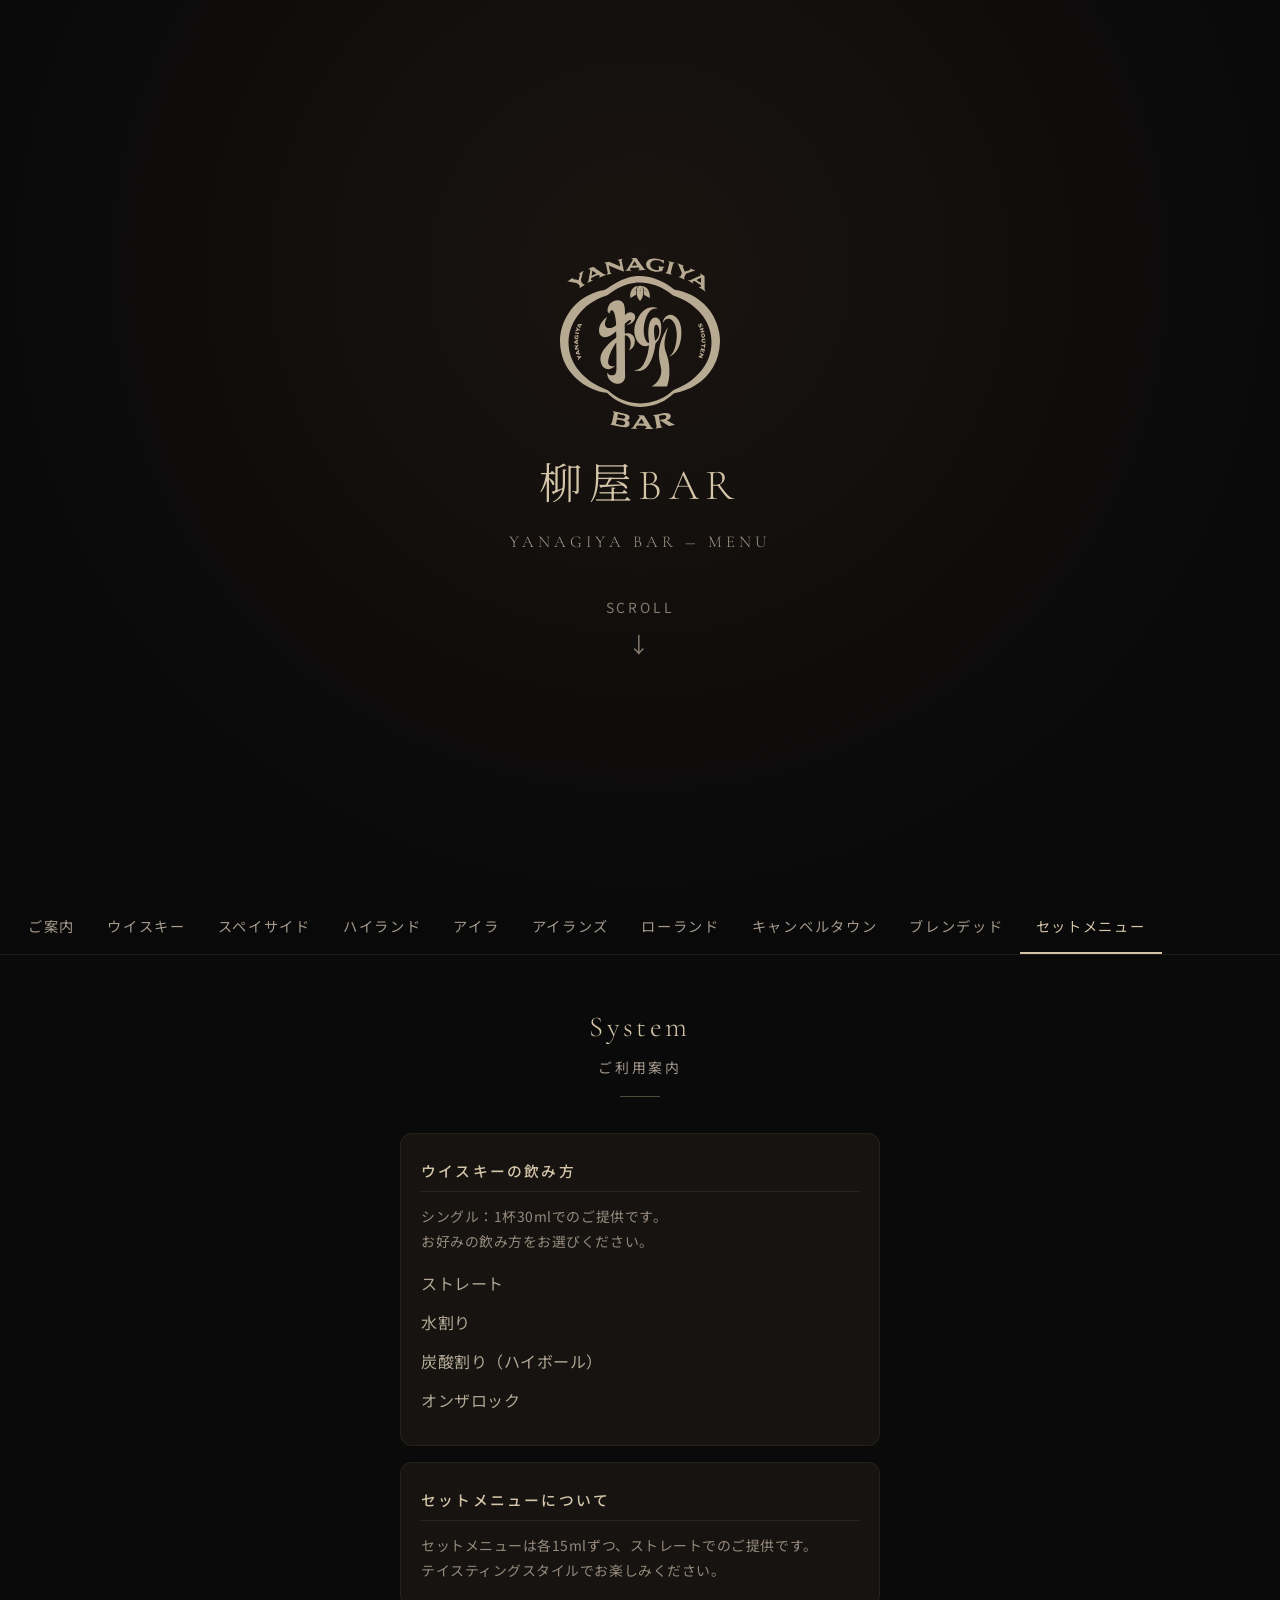
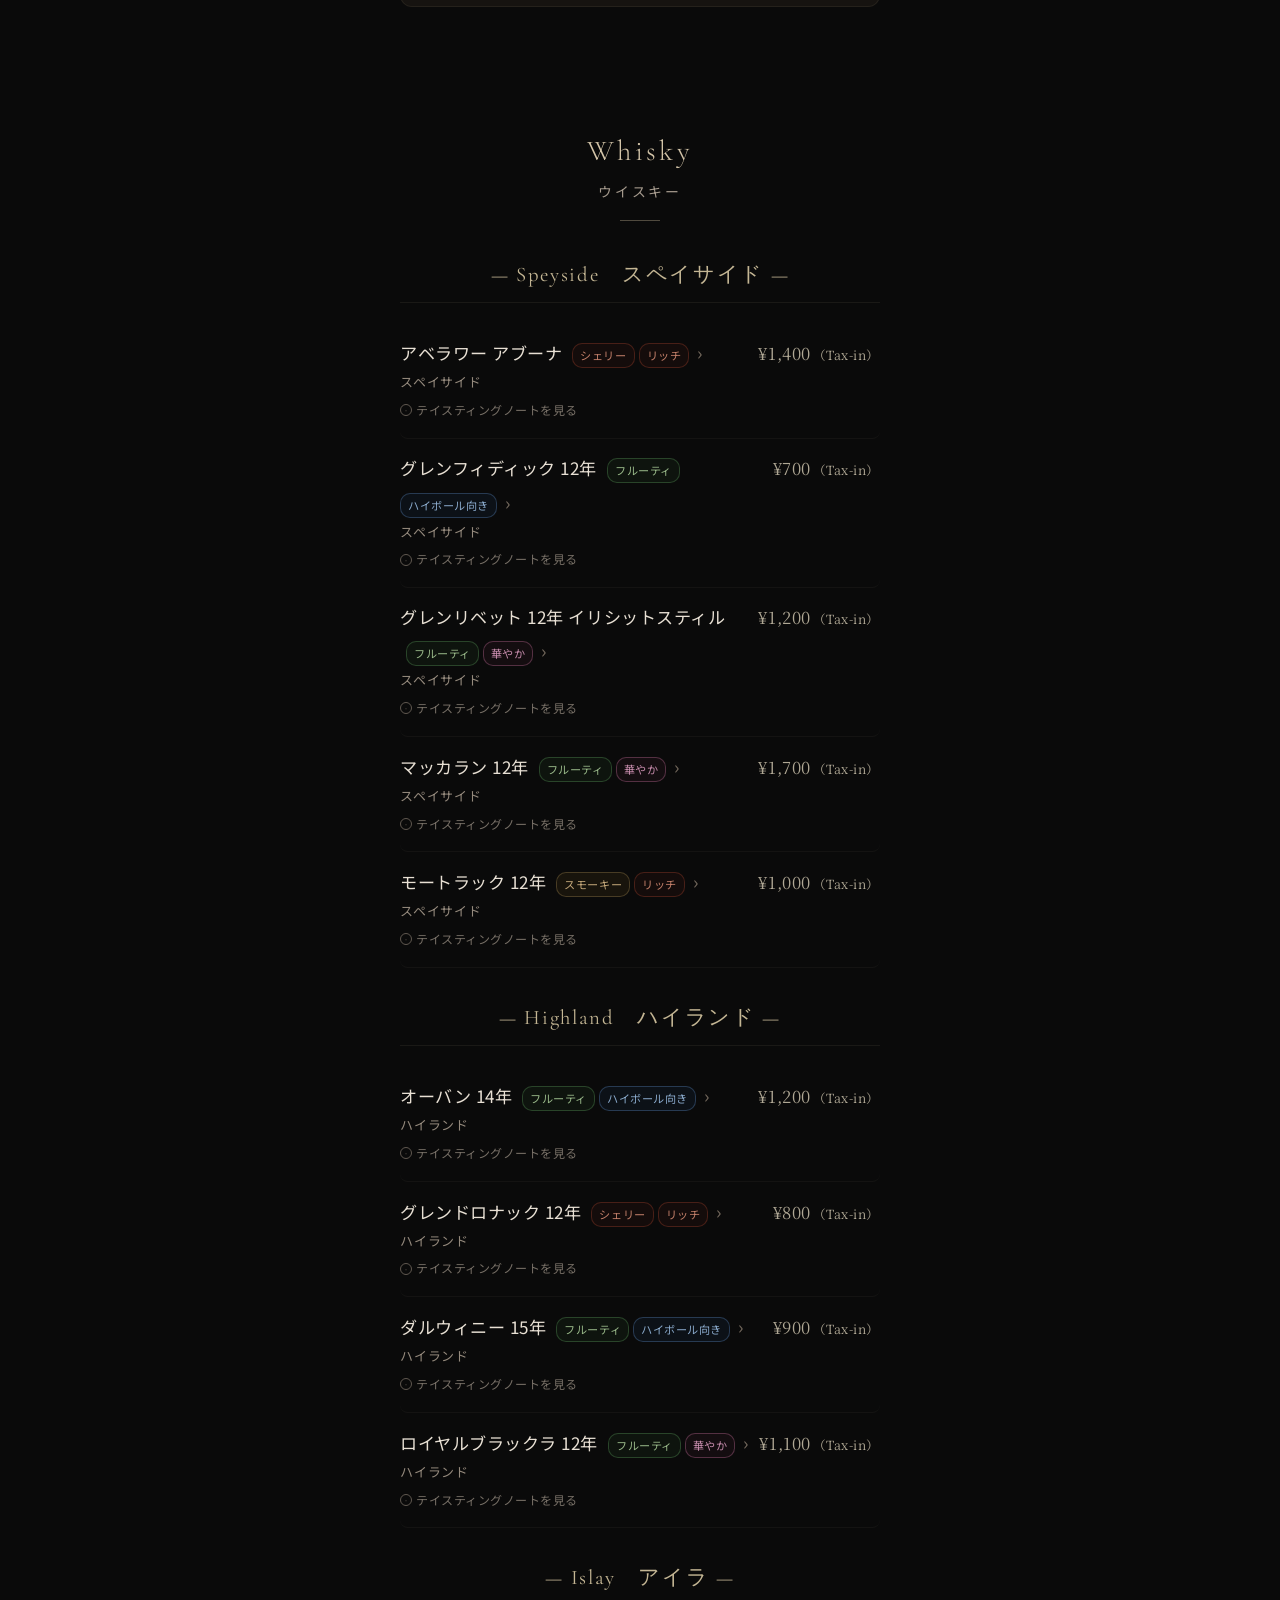
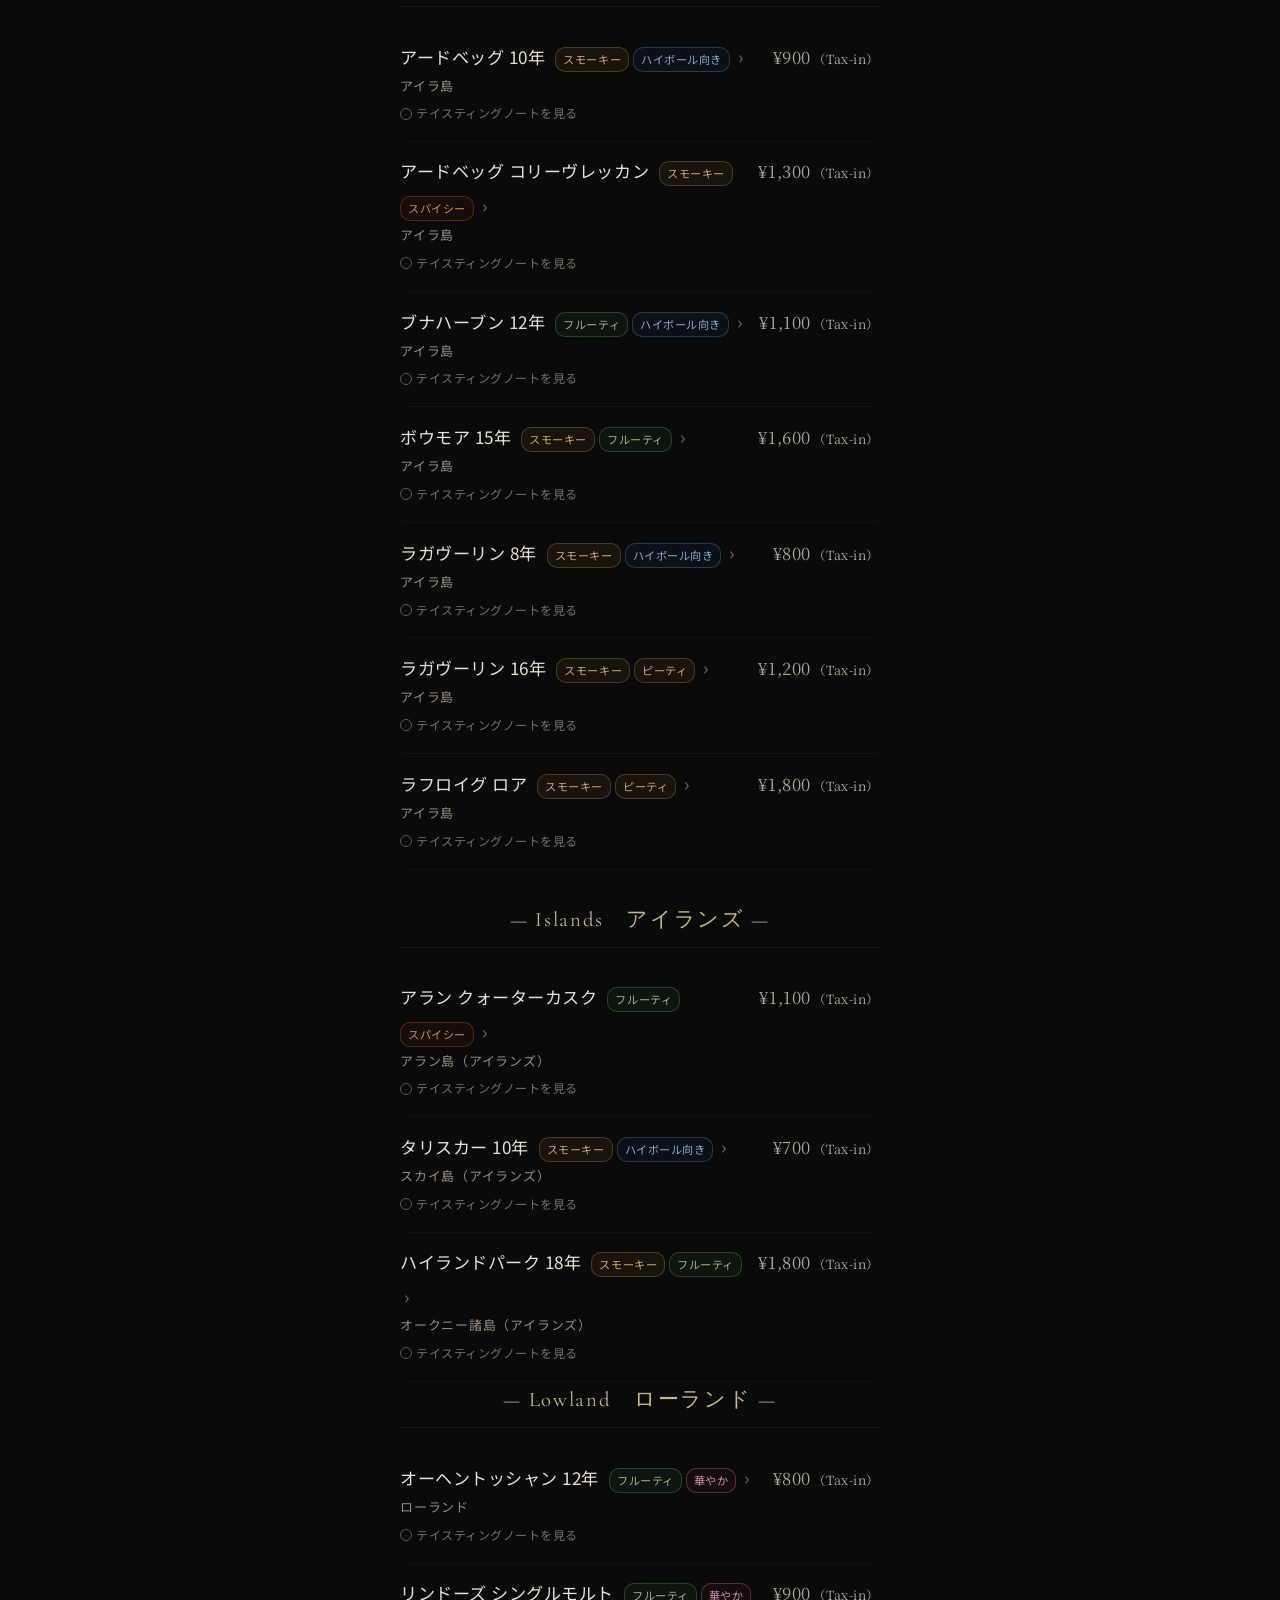
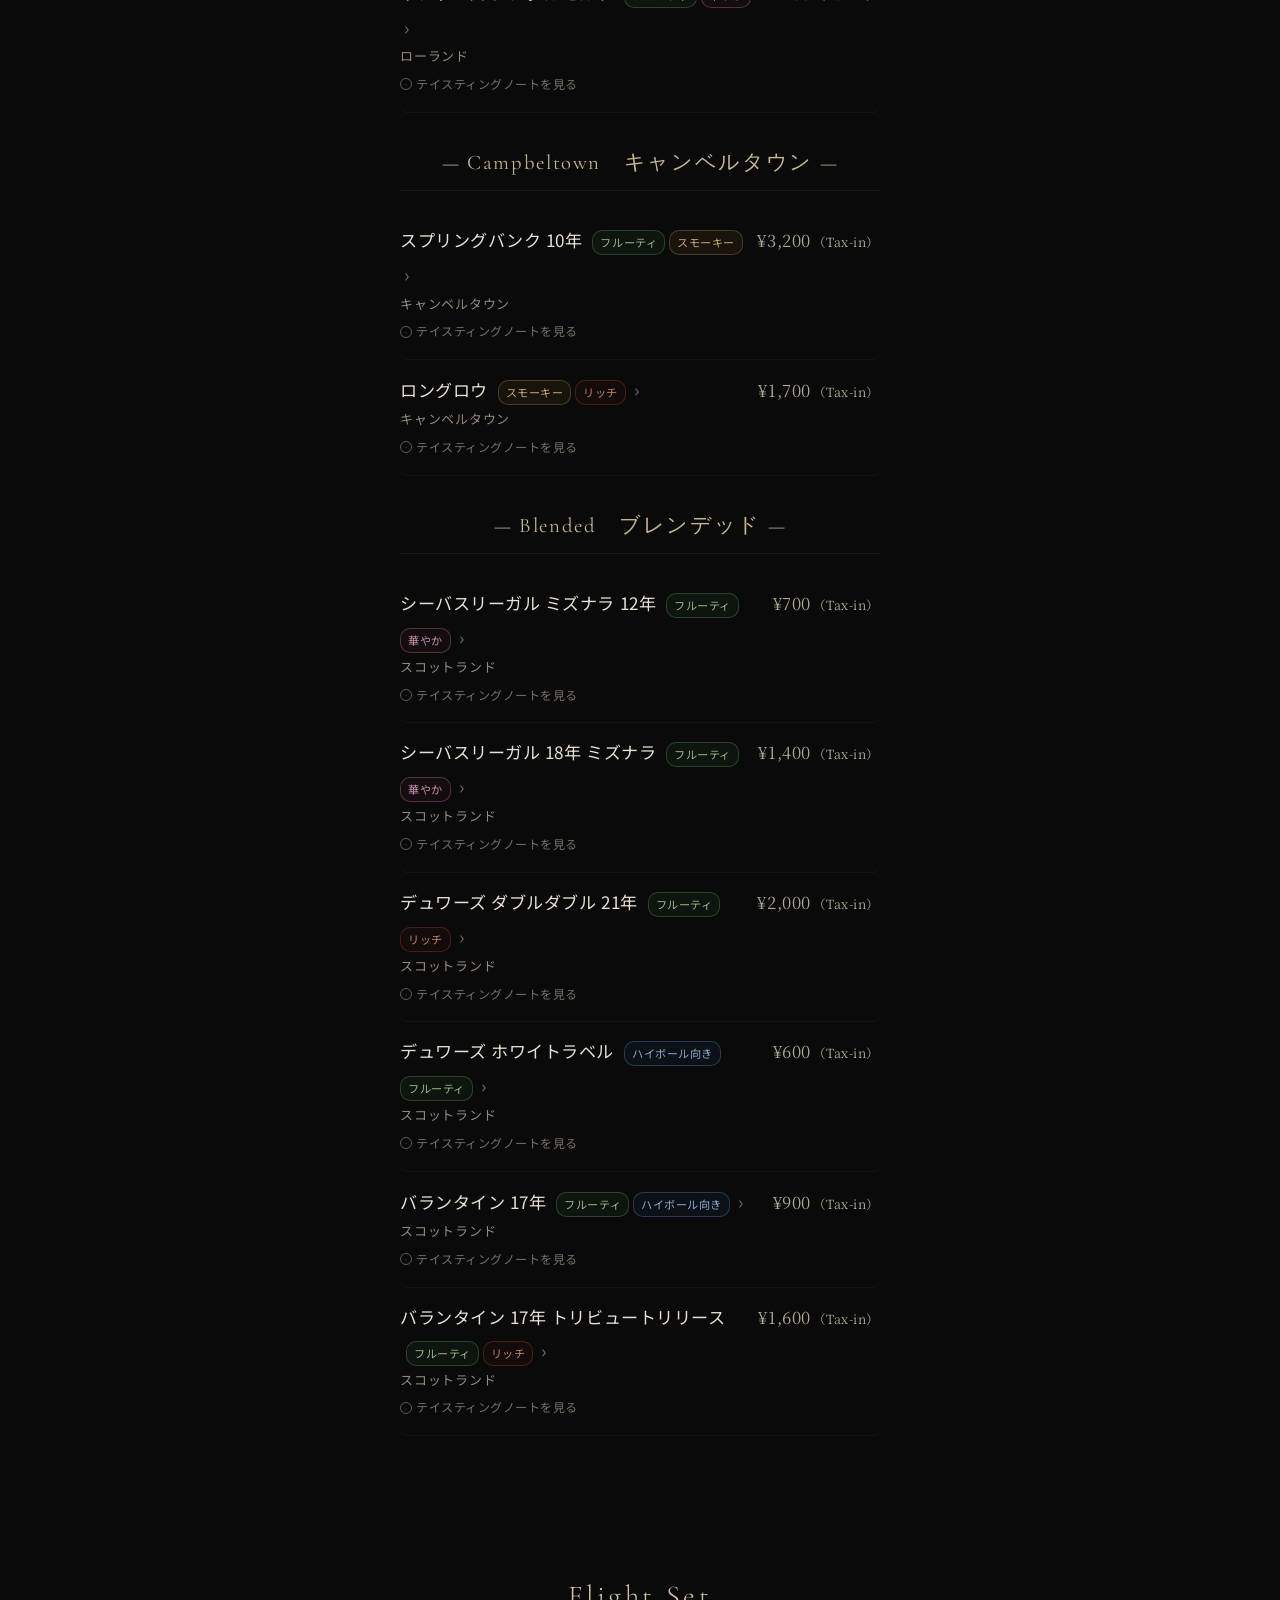
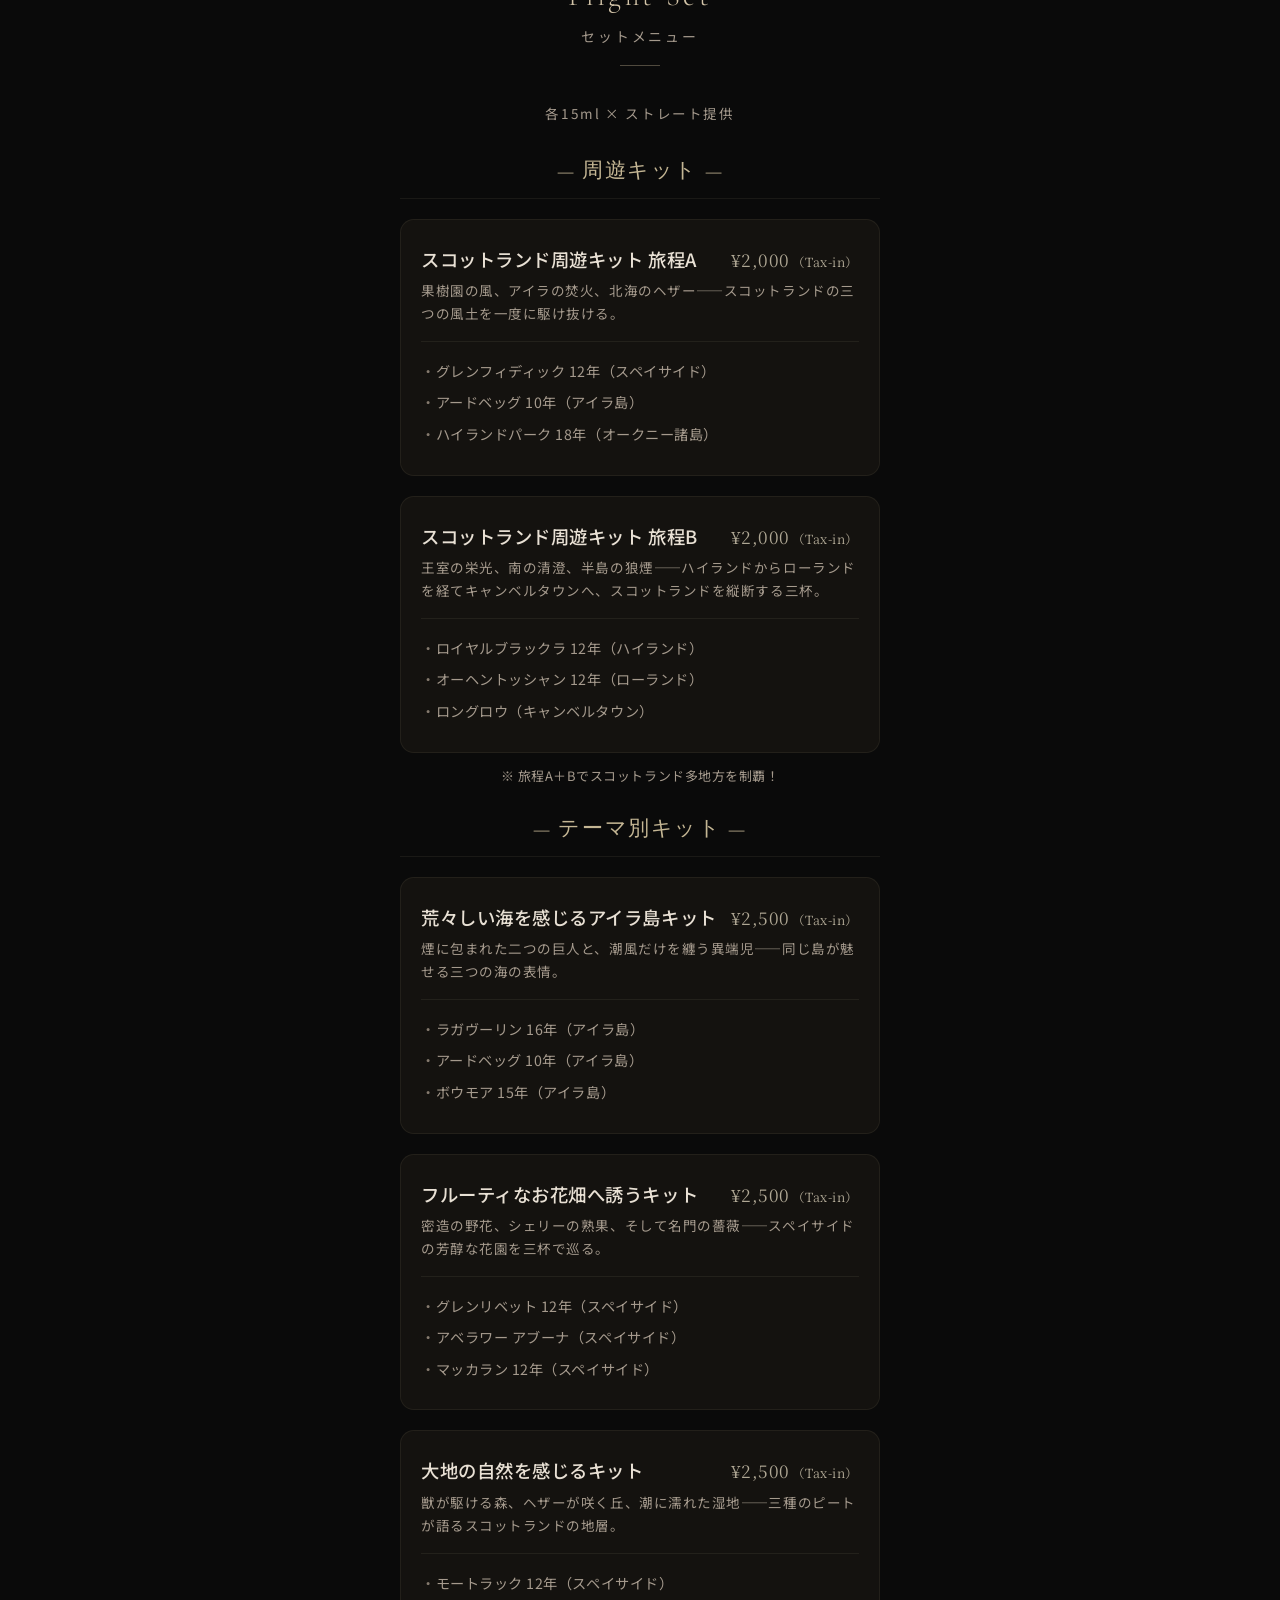
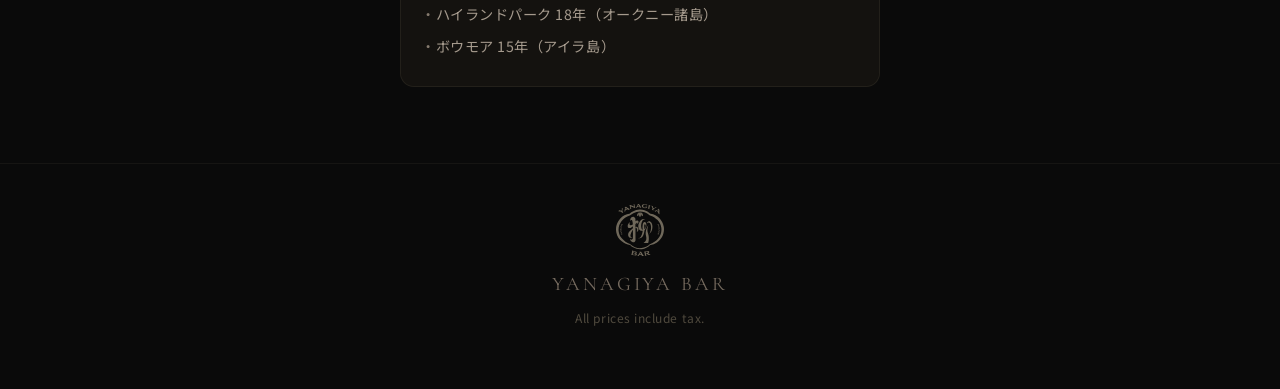
<file: index.html>
<!DOCTYPE html>
<html lang="ja">
<head>
<meta charset="UTF-8">
<meta name="viewport" content="width=device-width, initial-scale=1.0, maximum-scale=1.0, user-scalable=no">
<title>柳屋BAR ― Menu</title>
<link rel="preconnect" href="https://fonts.googleapis.com">
<link href="https://fonts.googleapis.com/css2?family=Noto+Serif+JP:wght@300;400;500;600;700&family=Noto+Sans+JP:wght@300;400;500;700&family=Cormorant+Garamond:ital,wght@0,300;0,400;0,500;0,600;1,300;1,400&display=swap" rel="stylesheet">
<style>
/* ======================================
   0. RESET & BASE
   ====================================== */
*,*::before,*::after{margin:0;padding:0;box-sizing:border-box}
html{font-size:18px;-webkit-text-size-adjust:100%;scroll-behavior:smooth}
body{
  font-family:'Noto Sans JP','Hiragino Kaku Gothic ProN',sans-serif;
  background:#0a0a0a;color:#e8e0d4;
  line-height:1.7;letter-spacing:.03em;
  -webkit-font-smoothing:antialiased;
  overflow-x:hidden;
}
img{max-width:100%;height:auto;display:block}
a{color:inherit;text-decoration:none}
button{border:none;background:none;cursor:pointer;font:inherit;color:inherit}

/* ======================================
   1. HERO / COVER
   ====================================== */
.hero{
  min-height:100svh;display:flex;flex-direction:column;
  align-items:center;justify-content:center;text-align:center;
  padding:60px 24px 40px;position:relative;
  background:radial-gradient(ellipse at 50% 30%,#1a1410 0%,#0a0a0a 70%);
}
.hero-logo{width:160px;height:auto;margin-bottom:20px;opacity:.85}
.hero-title{
  font-family:'Cormorant Garamond','Noto Serif JP',serif;
  font-size:2.4rem;font-weight:300;letter-spacing:.15em;
  color:#d4c5a9;margin-bottom:6px;
}
.hero-sub{
  font-family:'Cormorant Garamond',serif;
  font-size:.92rem;font-weight:300;letter-spacing:.25em;
  color:#a59a8d;margin-bottom:40px;
}
.hero-scroll{
  font-size:.77rem;letter-spacing:.2em;color:#857a6e;
  animation:pulse 2s ease-in-out infinite;
}
.hero-scroll span{display:block;margin-top:6px;font-size:1.2rem}
@keyframes pulse{0%,100%{opacity:.4}50%{opacity:1}}

/* ======================================
   2. NAV TABS (sticky)
   ====================================== */
.nav-bar{
  position:sticky;top:0;z-index:100;
  background:rgba(10,10,10,.92);backdrop-filter:blur(12px);
  -webkit-backdrop-filter:blur(12px);
  border-bottom:1px solid rgba(212,197,169,.1);
  overflow-x:auto;white-space:nowrap;
  -webkit-overflow-scrolling:touch;
  scrollbar-width:none;
}
.nav-bar::-webkit-scrollbar{display:none}
.nav-bar-inner{display:inline-flex;padding:0 12px;min-width:100%}
.nav-tab{
  padding:14px 16px;font-size:.79rem;letter-spacing:.12em;
  color:#a59a8d;transition:color .3s,border-color .3s;
  border-bottom:2px solid transparent;flex-shrink:0;
}
.nav-tab.active{color:#d4c5a9;border-bottom-color:#d4c5a9}
.nav-tab:hover{color:#d4c5a9}

/* ======================================
   3. SECTIONS COMMON
   ====================================== */
.section{
  padding:48px 20px 56px;
  max-width:520px;margin:0 auto;
}
.section-head{
  text-align:center;margin-bottom:36px;
}
.section-en{
  font-family:'Cormorant Garamond',serif;
  font-size:1.6rem;font-weight:300;letter-spacing:.12em;
  color:#d4c5a9;
}
.section-jp{
  font-size:.77rem;letter-spacing:.2em;color:#a59a8d;margin-top:4px;
}
.section-line{
  width:40px;height:1px;background:#504a3e;margin:16px auto 0;
}

/* ======================================
   4. SYSTEM INFO
   ====================================== */
.system-card{
  background:rgba(30,26,20,.6);border:1px solid rgba(212,197,169,.08);
  border-radius:12px;padding:24px 20px;margin-bottom:16px;
}
.system-title{
  font-size:.82rem;font-weight:500;letter-spacing:.15em;
  color:#d4c5a9;margin-bottom:12px;
  padding-bottom:8px;border-bottom:1px solid rgba(212,197,169,.1);
}
.system-row{
  display:flex;justify-content:space-between;align-items:baseline;
  padding:6px 0;font-size:.89rem;
}
.system-row .label{color:#b0a895}
.system-row .price{
  font-family:'Noto Serif JP',serif;color:#b0a895;
  white-space:nowrap;margin-left:auto;
}
.system-note{font-size:.77rem;color:#958a7d;margin-top:10px;line-height:1.8}

/* ======================================
   5. WHISKY MENU LIST
   ====================================== */
.price-band{
  margin-bottom:32px;
}
.price-band-title{
  font-family:'Cormorant Garamond',serif;
  font-size:1.15rem;font-weight:400;letter-spacing:.08em;
  color:#c4b694;text-align:center;margin-bottom:20px;
  padding-bottom:10px;border-bottom:1px solid rgba(212,197,169,.08);
}
.whisky-item{
  padding:14px 0;border-bottom:1px solid rgba(212,197,169,.05);
  cursor:pointer;transition:background .3s;border-radius:8px;
}
.whisky-item:active{background:rgba(212,197,169,.05)}
.whisky-top{display:flex;justify-content:space-between;align-items:baseline;gap:6px}
.whisky-name{
  font-size:.95rem;font-weight:400;color:#e8e0d4;
  flex:1;padding-right:4px;display:flex;align-items:baseline;flex-wrap:wrap;gap:4px;
}
.whisky-name::after{
  content:'›';font-size:1rem;color:#756a5e;margin-left:4px;
  flex-shrink:0;transition:transform .3s;
}
.whisky-item:hover .whisky-name::after{transform:translateX(3px)}
.whisky-name .tag,
.modal-tags .tag{
  display:inline-block;font-size:.62rem;padding:2px 7px;
  border:1px solid rgba(212,197,169,.2);border-radius:10px;
  color:#b5aa9a;vertical-align:middle;
  position:relative;top:0;white-space:nowrap;
}
.whisky-name .tag:first-of-type{ margin-left:6px; }
.modal-tags{
  display:flex;flex-wrap:wrap;gap:6px;margin:8px 0 14px;
}
.whisky-name .tag.f-smoky,.whisky-name .tag.f-peaty,
.modal-tags .tag.f-smoky,.modal-tags .tag.f-peaty{border-color:rgba(120,100,60,.5);color:#c4a87a;background:rgba(80,60,20,.2)}
.whisky-name .tag.f-fruity,
.modal-tags .tag.f-fruity{border-color:rgba(80,140,80,.4);color:#9aba8a;background:rgba(40,80,40,.15)}
.whisky-name .tag.f-floral,
.modal-tags .tag.f-floral{border-color:rgba(180,100,140,.4);color:#c48aaa;background:rgba(100,40,70,.12)}
.whisky-name .tag.f-highball,
.modal-tags .tag.f-highball{border-color:rgba(80,120,170,.4);color:#8aaacc;background:rgba(30,60,100,.15)}
.whisky-name .tag.f-rich,.whisky-name .tag.f-sherry,
.modal-tags .tag.f-rich,.modal-tags .tag.f-sherry{border-color:rgba(150,60,40,.4);color:#c4806a;background:rgba(80,30,20,.15)}
.whisky-name .tag.f-spicy,
.modal-tags .tag.f-spicy{border-color:rgba(170,80,40,.4);color:#cc9060;background:rgba(90,40,10,.15)}
.whisky-price-inline{
  font-family:'Noto Serif JP',serif;font-size:.92rem;
  color:#b0a895;white-space:nowrap;
}
.whisky-origin{
  font-size:.72rem;color:#958a7d;margin-top:3px;letter-spacing:.06em;
}
.whisky-item .arrow{
  font-size:.77rem;color:#756a5e;margin-left:8px;
  transition:transform .3s;
}
.whisky-item:hover .arrow{transform:translateX(3px)}

/* Detail badge */
.detail-badge{
  display:inline-flex;align-items:center;gap:4px;
  font-size:.67rem;color:#a59a8d;margin-top:4px;
  opacity:.7;
}
.detail-badge::before{
  content:'';display:inline-block;width:12px;height:12px;
  border:1px solid #857a6e;border-radius:50%;
  background:url("data:image/svg+xml,%3Csvg xmlns='http://www.w3.org/2000/svg' viewBox='0 0 24 24' fill='none' stroke='%23857a6e' stroke-width='2'%3E%3Cpath d='M12 16v-4M12 8h.01'/%3E%3C/svg%3E") center/8px no-repeat;
}

/* ======================================
   6. MODAL (Whisky Detail Card)
   ====================================== */
.modal-overlay{
  display:none;position:fixed;inset:0;z-index:200;
  background:rgba(0,0,0,.75);backdrop-filter:blur(6px);
  -webkit-backdrop-filter:blur(6px);
  justify-content:center;align-items:flex-end;
  padding:0;
}
.modal-overlay.open{display:flex}
.modal-card{
  background:#151210;border:1px solid rgba(212,197,169,.1);
  border-radius:20px 20px 0 0;width:100%;max-width:520px;
  max-height:88svh;overflow-y:auto;
  padding:28px 24px 40px;position:relative;
  animation:slideUp .35s ease-out;
}
@keyframes slideUp{from{transform:translateY(100%)}to{transform:translateY(0)}}
.modal-handle{
  width:36px;height:4px;background:#504a3e;border-radius:2px;
  margin:0 auto 20px;
}
.modal-name{
  font-family:'Noto Serif JP',serif;
  font-size:1.25rem;font-weight:500;color:#e8e0d4;
  letter-spacing:.05em;margin-bottom:4px;
}
.modal-price{
  font-family:'Noto Serif JP',serif;
  font-size:1.07rem;color:#b0a895;margin-bottom:16px;
}
.modal-price .tax-label{
  font-size:.75rem;margin-left:2px;
}
.modal-meta{
  display:flex;gap:8px;margin-bottom:20px;flex-wrap:wrap;
}
.modal-meta-chip{
  font-size:.75rem;padding:4px 12px;
  background:rgba(212,197,169,.06);border:1px solid rgba(212,197,169,.12);
  border-radius:20px;color:#b0a895;
}
.modal-divider{
  height:1px;background:rgba(212,197,169,.08);margin:16px 0;
}
.tasting-title{
  font-family:'Cormorant Garamond',serif;
  font-size:.97rem;font-weight:400;letter-spacing:.1em;
  color:#c4b694;margin-bottom:14px;
}
.tasting-row{
  display:grid;grid-template-columns:48px 1fr;gap:4px 12px;
  margin-bottom:10px;
}
.tasting-key{
  font-size:.77rem;font-weight:500;color:#b5aa9a;
  padding-top:2px;
}
.tasting-val{
  font-size:.85rem;color:#c8c0b4;line-height:1.7;
}
.modal-desc{
  font-size:.85rem;color:#aea69a;line-height:1.9;margin-top:4px;
}
.modal-color-row{
  display:flex;align-items:center;gap:10px;margin-bottom:12px;
}
.modal-color-dot{
  width:18px;height:18px;border-radius:50%;border:1px solid rgba(212,197,169,.15);
  flex-shrink:0;
}
.modal-color-label{font-size:.82rem;color:#b5aa9a}
.modal-close{
  display:block;margin:28px auto 0;
  padding:12px 48px;border-radius:24px;
  font-size:.82rem;letter-spacing:.15em;
  color:#a59a8d;border:1px solid rgba(212,197,169,.15);
  transition:all .3s;
}
.modal-close:hover{color:#d4c5a9;border-color:#d4c5a9}
.modal-x{
  position:absolute;top:16px;right:16px;width:36px;height:36px;
  display:flex;align-items:center;justify-content:center;
  font-size:1.2rem;color:#8a7e6b;border-radius:50%;
  background:rgba(212,197,169,.08);transition:all .3s;
  line-height:1;z-index:10;
}
.modal-x:hover{color:#d4c5a9;background:rgba(212,197,169,.15)}

/* ======================================
   7. SET MENU
   ====================================== */
.set-menu-card{
  background:rgba(30,26,20,.5);border:1px solid rgba(212,197,169,.08);
  border-radius:14px;padding:24px 20px;margin-bottom:20px;
  cursor:pointer;transition:border-color .3s;
}
.set-menu-card:hover{border-color:rgba(212,197,169,.2)}
.set-menu-head{display:flex;justify-content:space-between;align-items:baseline}
.set-menu-name{
  font-size:1.02rem;font-weight:500;color:#e8e0d4;
}
.set-menu-price{
  font-family:'Noto Serif JP',serif;color:#b0a895;font-size:.95rem;
}
.set-menu-price .tax-label,
.whisky-price-inline .tax-label{
  font-size:.70rem;margin-left:2px;
}
.set-menu-sub{font-size:.75rem;color:#a59a8d;margin-top:4px}
.set-menu-detail{
  display:block;margin-top:16px;padding-top:14px;
  border-top:1px solid rgba(212,197,169,.08);
}
.set-menu-detail p{font-size:.85rem;color:#b0a895;line-height:1.8;margin-bottom:6px}
.set-menu-detail .included{
  font-size:.79rem;color:#a59a8d;line-height:1.8;
}
.set-menu-detail .included li{
  list-style:none;padding:3px 0;
  padding-left:1em;text-indent:-1em;
}
.set-menu-detail .included li::before{
  content:'・';color:#857a6e;
}

/* ======================================
   8. FOOD & NON-ALCOHOL
   ====================================== */
.food-group{margin-bottom:28px}
.food-group-title{
  font-size:.87rem;font-weight:500;color:#c4b694;
  margin-bottom:12px;letter-spacing:.1em;
  padding-bottom:6px;border-bottom:1px solid rgba(212,197,169,.06);
}
.food-row{
  display:flex;justify-content:space-between;align-items:baseline;
  padding:8px 0;
}
.food-name{font-size:.89rem;color:#d8d0c4;flex:1}
.food-price{
  font-family:'Noto Serif JP',serif;font-size:.87rem;
  color:#b0a895;white-space:nowrap;margin-left:12px;
}
.food-note{font-size:.72rem;color:#958a7d;margin-top:2px}

/* ======================================
   9. FOOTER
   ====================================== */
.footer{
  text-align:center;padding:40px 20px 60px;
  border-top:1px solid rgba(212,197,169,.06);
}
.footer-logo{width:48px;margin:0 auto 12px;opacity:.5}
.footer-name{
  font-family:'Cormorant Garamond',serif;
  font-size:1.07rem;color:#756a5e;letter-spacing:.15em;
}
.footer-copy{font-size:.67rem;color:#504a3e;margin-top:8px}

/* ======================================
   10. UTILITIES & ANIMATION
   ====================================== */
.fade-in{opacity:0;transform:translateY(20px);transition:opacity .6s,transform .6s}
.fade-in.visible{opacity:1;transform:translateY(0)}

/* scrollbar */
::-webkit-scrollbar{width:4px}
::-webkit-scrollbar-track{background:transparent}
::-webkit-scrollbar-thumb{background:#2a2420;border-radius:2px}

/* safe area */
@supports(padding-bottom: env(safe-area-inset-bottom)){
  .footer{padding-bottom:calc(60px + env(safe-area-inset-bottom))}
}
</style>
</head>
<body>

<!-- ============================================================
     HERO
     ============================================================ -->
<section class="hero" id="top">
  <img class="hero-logo" src="yanagiya-symbol.svg" alt="柳屋BAR">
  <h1 class="hero-title">柳屋BAR</h1>
  <p class="hero-sub">YANAGIYA BAR ― MENU</p>
  <div class="hero-scroll">SCROLL<span>↓</span></div>
</section>

<!-- ============================================================
     NAV
     ============================================================ -->
<nav class="nav-bar" id="navBar">
  <div class="nav-bar-inner">
    <button class="nav-tab active" data-target="sec-system">ご案内</button>
    <button class="nav-tab" data-target="sec-whisky">ウイスキー</button>
    <button class="nav-tab whisky-region-tab" data-target="sec-w-speyside">スペイサイド</button>
    <button class="nav-tab whisky-region-tab" data-target="sec-w-highland">ハイランド</button>
    <button class="nav-tab whisky-region-tab" data-target="sec-w-islay">アイラ</button>
    <button class="nav-tab whisky-region-tab" data-target="sec-w-islands">アイランズ</button>
    <button class="nav-tab whisky-region-tab" data-target="sec-w-lowland">ローランド</button>
    <button class="nav-tab whisky-region-tab" data-target="sec-w-campbeltown">キャンベルタウン</button>
    <button class="nav-tab whisky-region-tab" data-target="sec-w-blended">ブレンデッド</button>
    <button class="nav-tab" data-target="sec-set">セットメニュー</button>
  </div>
</nav>

<!-- ============================================================
     SYSTEM
     ============================================================ -->
<section class="section fade-in" id="sec-system">
  <div class="section-head">
    <div class="section-en">System</div>
    <div class="section-jp">ご利用案内</div>
    <div class="section-line"></div>
  </div>

  <div class="system-card">
    <div class="system-title">ウイスキーの飲み方</div>
    <div class="system-note" style="margin-bottom:10px;">シングル：1杯30mlでのご提供です。<br>お好みの飲み方をお選びください。</div>
    <div class="system-row"><span class="label">ストレート</span></div>
    <div class="system-row"><span class="label">水割り</span></div>
    <div class="system-row"><span class="label">炭酸割り（ハイボール）</span></div>
    <div class="system-row"><span class="label">オンザロック</span></div>
  </div>

  <div class="system-card">
    <div class="system-title">セットメニューについて</div>
    <div class="system-note">セットメニューは各15mlずつ、ストレートでのご提供です。<br>テイスティングスタイルでお楽しみください。</div>
  </div>
</section>

<!-- ============================================================
     WHISKY
     ============================================================ -->
<section class="section fade-in" id="sec-whisky">
  <div class="section-head">
    <div class="section-en">Whisky</div>
    <div class="section-jp">ウイスキー</div>
    <div class="section-line"></div>
  </div>

  <!-- ======== スペイサイド ======== -->
  <div class="price-band" id="sec-w-speyside">
    <div class="price-band-title">— Speyside　スペイサイド —</div>

    <div class="whisky-item" onclick="openModal('aberlour-abunadh')">
      <div class="whisky-top">
        <div class="whisky-name">アベラワー アブーナ <span class="tag">シェリー</span><span class="tag">リッチ</span></div>
        <span class="whisky-price-inline">¥1,400<span class="tax-label">（Tax-in）</span></span>
      </div>
      <div class="whisky-origin">スペイサイド</div>
      <div class="detail-badge">テイスティングノートを見る</div>
    </div>

    <div class="whisky-item" onclick="openModal('glenfiddich12')">
      <div class="whisky-top">
        <div class="whisky-name">グレンフィディック 12年 <span class="tag">フルーティ</span><span class="tag">ハイボール向き</span></div>
        <span class="whisky-price-inline">¥700<span class="tax-label">（Tax-in）</span></span>
      </div>
      <div class="whisky-origin">スペイサイド</div>
      <div class="detail-badge">テイスティングノートを見る</div>
    </div>

    <div class="whisky-item" onclick="openModal('glenlivet12')">
      <div class="whisky-top">
        <div class="whisky-name">グレンリベット 12年 イリシットスティル <span class="tag">フルーティ</span><span class="tag">華やか</span></div>
        <span class="whisky-price-inline">¥1,200<span class="tax-label">（Tax-in）</span></span>
      </div>
      <div class="whisky-origin">スペイサイド</div>
      <div class="detail-badge">テイスティングノートを見る</div>
    </div>

    <div class="whisky-item" onclick="openModal('macallan12')">
      <div class="whisky-top">
        <div class="whisky-name">マッカラン 12年 <span class="tag">フルーティ</span><span class="tag">華やか</span></div>
        <span class="whisky-price-inline">¥1,700<span class="tax-label">（Tax-in）</span></span>
      </div>
      <div class="whisky-origin">スペイサイド</div>
      <div class="detail-badge">テイスティングノートを見る</div>
    </div>

    <div class="whisky-item" onclick="openModal('mortlach12')">
      <div class="whisky-top">
        <div class="whisky-name">モートラック 12年 <span class="tag">スモーキー</span><span class="tag">リッチ</span></div>
        <span class="whisky-price-inline">¥1,000<span class="tax-label">（Tax-in）</span></span>
      </div>
      <div class="whisky-origin">スペイサイド</div>
      <div class="detail-badge">テイスティングノートを見る</div>
    </div>
  </div>

  <!-- ======== ハイランド ======== -->
  <div class="price-band" id="sec-w-highland">
    <div class="price-band-title">— Highland　ハイランド —</div>

    <div class="whisky-item" onclick="openModal('oban14')">
      <div class="whisky-top">
        <div class="whisky-name">オーバン 14年 <span class="tag">フルーティ</span><span class="tag">ハイボール向き</span></div>
        <span class="whisky-price-inline">¥1,200<span class="tax-label">（Tax-in）</span></span>
      </div>
      <div class="whisky-origin">ハイランド</div>
      <div class="detail-badge">テイスティングノートを見る</div>
    </div>

    <div class="whisky-item" onclick="openModal('glendronach12')">
      <div class="whisky-top">
        <div class="whisky-name">グレンドロナック 12年 <span class="tag">シェリー</span><span class="tag">リッチ</span></div>
        <span class="whisky-price-inline">¥800<span class="tax-label">（Tax-in）</span></span>
      </div>
      <div class="whisky-origin">ハイランド</div>
      <div class="detail-badge">テイスティングノートを見る</div>
    </div>

    <div class="whisky-item" onclick="openModal('dalwhinnie15')">
      <div class="whisky-top">
        <div class="whisky-name">ダルウィニー 15年 <span class="tag">フルーティ</span><span class="tag">ハイボール向き</span></div>
        <span class="whisky-price-inline">¥900<span class="tax-label">（Tax-in）</span></span>
      </div>
      <div class="whisky-origin">ハイランド</div>
      <div class="detail-badge">テイスティングノートを見る</div>
    </div>

    <div class="whisky-item" onclick="openModal('royalbrackla12')">
      <div class="whisky-top">
        <div class="whisky-name">ロイヤルブラックラ 12年 <span class="tag">フルーティ</span><span class="tag">華やか</span></div>
        <span class="whisky-price-inline">¥1,100<span class="tax-label">（Tax-in）</span></span>
      </div>
      <div class="whisky-origin">ハイランド</div>
      <div class="detail-badge">テイスティングノートを見る</div>
    </div>
  </div>

  <!-- ======== アイラ ======== -->
  <div class="price-band" id="sec-w-islay">
    <div class="price-band-title">— Islay　アイラ —</div>

    <div class="whisky-item" onclick="openModal('ardbeg10')">
      <div class="whisky-top">
        <div class="whisky-name">アードベッグ 10年 <span class="tag">スモーキー</span><span class="tag">ハイボール向き</span></div>
        <span class="whisky-price-inline">¥900<span class="tax-label">（Tax-in）</span></span>
      </div>
      <div class="whisky-origin">アイラ島</div>
      <div class="detail-badge">テイスティングノートを見る</div>
    </div>

    <div class="whisky-item" onclick="openModal('ardbeg-corry')">
      <div class="whisky-top">
        <div class="whisky-name">アードベッグ コリーヴレッカン <span class="tag">スモーキー</span><span class="tag">スパイシー</span></div>
        <span class="whisky-price-inline">¥1,300<span class="tax-label">（Tax-in）</span></span>
      </div>
      <div class="whisky-origin">アイラ島</div>
      <div class="detail-badge">テイスティングノートを見る</div>
    </div>

    <div class="whisky-item" onclick="openModal('bunnahabhain12')">
      <div class="whisky-top">
        <div class="whisky-name">ブナハーブン 12年 <span class="tag">フルーティ</span><span class="tag">ハイボール向き</span></div>
        <span class="whisky-price-inline">¥1,100<span class="tax-label">（Tax-in）</span></span>
      </div>
      <div class="whisky-origin">アイラ島</div>
      <div class="detail-badge">テイスティングノートを見る</div>
    </div>

    <div class="whisky-item" onclick="openModal('bowmore15')">
      <div class="whisky-top">
        <div class="whisky-name">ボウモア 15年 <span class="tag">スモーキー</span><span class="tag">フルーティ</span></div>
        <span class="whisky-price-inline">¥1,600<span class="tax-label">（Tax-in）</span></span>
      </div>
      <div class="whisky-origin">アイラ島</div>
      <div class="detail-badge">テイスティングノートを見る</div>
    </div>

    <div class="whisky-item" onclick="openModal('lagavulin8')">
      <div class="whisky-top">
        <div class="whisky-name">ラガヴーリン 8年 <span class="tag">スモーキー</span><span class="tag">ハイボール向き</span></div>
        <span class="whisky-price-inline">¥800<span class="tax-label">（Tax-in）</span></span>
      </div>
      <div class="whisky-origin">アイラ島</div>
      <div class="detail-badge">テイスティングノートを見る</div>
    </div>

    <div class="whisky-item" onclick="openModal('lagavulin16')">
      <div class="whisky-top">
        <div class="whisky-name">ラガヴーリン 16年 <span class="tag">スモーキー</span><span class="tag">ピーティ</span></div>
        <span class="whisky-price-inline">¥1,200<span class="tax-label">（Tax-in）</span></span>
      </div>
      <div class="whisky-origin">アイラ島</div>
      <div class="detail-badge">テイスティングノートを見る</div>
    </div>

    <div class="whisky-item" onclick="openModal('laphroaig-lore')">
      <div class="whisky-top">
        <div class="whisky-name">ラフロイグ ロア <span class="tag">スモーキー</span><span class="tag">ピーティ</span></div>
        <span class="whisky-price-inline">¥1,800<span class="tax-label">（Tax-in）</span></span>
      </div>
      <div class="whisky-origin">アイラ島</div>
      <div class="detail-badge">テイスティングノートを見る</div>
    </div>
  </div>

  <!-- ======== アイランズ ======== -->
    <div class="price-band-title">— Islands　アイランズ —</div>

    <div class="whisky-item" onclick="openModal('arran-qc')">
      <div class="whisky-top">
        <div class="whisky-name">アラン クォーターカスク <span class="tag">フルーティ</span><span class="tag">スパイシー</span></div>
        <span class="whisky-price-inline">¥1,100<span class="tax-label">（Tax-in）</span></span>
      </div>
      <div class="whisky-origin">アラン島（アイランズ）</div>
      <div class="detail-badge">テイスティングノートを見る</div>
    </div>

    <div class="whisky-item" onclick="openModal('talisker10')">
      <div class="whisky-top">
        <div class="whisky-name">タリスカー 10年 <span class="tag">スモーキー</span><span class="tag">ハイボール向き</span></div>
        <span class="whisky-price-inline">¥700<span class="tax-label">（Tax-in）</span></span>
      </div>
      <div class="whisky-origin">スカイ島（アイランズ）</div>
      <div class="detail-badge">テイスティングノートを見る</div>
    </div>

    <div class="whisky-item" onclick="openModal('highlandpark18')">
      <div class="whisky-top">
        <div class="whisky-name">ハイランドパーク 18年 <span class="tag">スモーキー</span><span class="tag">フルーティ</span></div>
        <span class="whisky-price-inline">¥1,800<span class="tax-label">（Tax-in）</span></span>
      </div>
      <div class="whisky-origin">オークニー諸島（アイランズ）</div>
      <div class="detail-badge">テイスティングノートを見る</div>
    </div>
  </div>

  <!-- ======== ローランド ======== -->
  <div class="price-band" id="sec-w-lowland">
    <div class="price-band-title">— Lowland　ローランド —</div>

    <div class="whisky-item" onclick="openModal('auchentoshan12')">
      <div class="whisky-top">
        <div class="whisky-name">オーヘントッシャン 12年 <span class="tag">フルーティ</span><span class="tag">華やか</span></div>
        <span class="whisky-price-inline">¥800<span class="tax-label">（Tax-in）</span></span>
      </div>
      <div class="whisky-origin">ローランド</div>
      <div class="detail-badge">テイスティングノートを見る</div>
    </div>

    <div class="whisky-item" onclick="openModal('lindores')">
      <div class="whisky-top">
        <div class="whisky-name">リンドーズ シングルモルト <span class="tag">フルーティ</span><span class="tag">華やか</span></div>
        <span class="whisky-price-inline">¥900<span class="tax-label">（Tax-in）</span></span>
      </div>
      <div class="whisky-origin">ローランド</div>
      <div class="detail-badge">テイスティングノートを見る</div>
    </div>
  </div>

  <!-- ======== キャンベルタウン ======== -->
  <div class="price-band" id="sec-w-campbeltown">
    <div class="price-band-title">— Campbeltown　キャンベルタウン —</div>

    <div class="whisky-item" onclick="openModal('springbank10')">
      <div class="whisky-top">
        <div class="whisky-name">スプリングバンク 10年 <span class="tag">フルーティ</span><span class="tag">スモーキー</span></div>
        <span class="whisky-price-inline">¥3,200<span class="tax-label">（Tax-in）</span></span>
      </div>
      <div class="whisky-origin">キャンベルタウン</div>
      <div class="detail-badge">テイスティングノートを見る</div>
    </div>

    <div class="whisky-item" onclick="openModal('longrow')">
      <div class="whisky-top">
        <div class="whisky-name">ロングロウ <span class="tag">スモーキー</span><span class="tag">リッチ</span></div>
        <span class="whisky-price-inline">¥1,700<span class="tax-label">（Tax-in）</span></span>
      </div>
      <div class="whisky-origin">キャンベルタウン</div>
      <div class="detail-badge">テイスティングノートを見る</div>
    </div>
  </div>

  <!-- ======== ブレンデッド ======== -->
  <div class="price-band" id="sec-w-blended">
    <div class="price-band-title">— Blended　ブレンデッド —</div>

    <div class="whisky-item" onclick="openModal('chivas12')">
      <div class="whisky-top">
        <div class="whisky-name">シーバスリーガル ミズナラ 12年 <span class="tag">フルーティ</span><span class="tag">華やか</span></div>
        <span class="whisky-price-inline">¥700<span class="tax-label">（Tax-in）</span></span>
      </div>
      <div class="whisky-origin">スコットランド</div>
      <div class="detail-badge">テイスティングノートを見る</div>
    </div>

    <div class="whisky-item" onclick="openModal('chivas18')">
      <div class="whisky-top">
        <div class="whisky-name">シーバスリーガル 18年 ミズナラ <span class="tag">フルーティ</span><span class="tag">華やか</span></div>
        <span class="whisky-price-inline">¥1,400<span class="tax-label">（Tax-in）</span></span>
      </div>
      <div class="whisky-origin">スコットランド</div>
      <div class="detail-badge">テイスティングノートを見る</div>
    </div>

    <div class="whisky-item" onclick="openModal('dewars21')">
      <div class="whisky-top">
        <div class="whisky-name">デュワーズ ダブルダブル 21年 <span class="tag">フルーティ</span><span class="tag">リッチ</span></div>
        <span class="whisky-price-inline">¥2,000<span class="tax-label">（Tax-in）</span></span>
      </div>
      <div class="whisky-origin">スコットランド</div>
      <div class="detail-badge">テイスティングノートを見る</div>
    </div>

    <div class="whisky-item" onclick="openModal('dewar-wl')">
      <div class="whisky-top">
        <div class="whisky-name">デュワーズ ホワイトラベル <span class="tag">ハイボール向き</span><span class="tag">フルーティ</span></div>
        <span class="whisky-price-inline">¥600<span class="tax-label">（Tax-in）</span></span>
      </div>
      <div class="whisky-origin">スコットランド</div>
      <div class="detail-badge">テイスティングノートを見る</div>
    </div>

    <div class="whisky-item" onclick="openModal('ballantine17')">
      <div class="whisky-top">
        <div class="whisky-name">バランタイン 17年 <span class="tag">フルーティ</span><span class="tag">ハイボール向き</span></div>
        <span class="whisky-price-inline">¥900<span class="tax-label">（Tax-in）</span></span>
      </div>
      <div class="whisky-origin">スコットランド</div>
      <div class="detail-badge">テイスティングノートを見る</div>
    </div>

    <div class="whisky-item" onclick="openModal('ballantine17tr')">
      <div class="whisky-top">
        <div class="whisky-name">バランタイン 17年 トリビュートリリース <span class="tag">フルーティ</span><span class="tag">リッチ</span></div>
        <span class="whisky-price-inline">¥1,600<span class="tax-label">（Tax-in）</span></span>
      </div>
      <div class="whisky-origin">スコットランド</div>
      <div class="detail-badge">テイスティングノートを見る</div>
    </div>
  </div>
</section>

<!-- ============================================================
     SET MENU
     ============================================================ -->
<section class="section fade-in" id="sec-set">
  <div class="section-head">
    <div class="section-en">Flight Set</div>
    <div class="section-jp">セットメニュー</div>
    <div class="section-line"></div>
  </div>
  <p style="text-align:center;font-size:.75rem;color:#a59a8d;letter-spacing:.12em;margin-bottom:28px;">各15ml × ストレート提供</p>

  <!-- 周遊キット -->
  <div class="price-band-title">— 周遊キット —</div>

  <div class="set-menu-card">
    <div class="set-menu-head">
      <span class="set-menu-name">スコットランド周遊キット 旅程A</span>
      <span class="set-menu-price">¥2,000<span class="tax-label">（Tax-in）</span></span>
    </div>
    <div class="set-menu-sub">果樹園の風、アイラの焚火、北海のヘザー——スコットランドの三つの風土を一度に駆け抜ける。</div>
    <div class="set-menu-detail">
      <div class="included">
        <li>グレンフィディック 12年（スペイサイド）</li>
        <li>アードベッグ 10年（アイラ島）</li>
        <li>ハイランドパーク 18年（オークニー諸島）</li>
      </div>
    </div>
  </div>

  <div class="set-menu-card">
    <div class="set-menu-head">
      <span class="set-menu-name">スコットランド周遊キット 旅程B</span>
      <span class="set-menu-price">¥2,000<span class="tax-label">（Tax-in）</span></span>
    </div>
    <div class="set-menu-sub">王室の栄光、南の清澄、半島の狼煙——ハイランドからローランドを経てキャンベルタウンへ、スコットランドを縦断する三杯。</div>
    <div class="set-menu-detail">
      <div class="included">
        <li>ロイヤルブラックラ 12年（ハイランド）</li>
        <li>オーヘントッシャン 12年（ローランド）</li>
        <li>ロングロウ（キャンベルタウン）</li>
      </div>
    </div>
  </div>

  <p style="font-size:.72rem;color:#a59a8d;text-align:center;margin:-8px 0 24px;">※ 旅程A＋Bでスコットランド多地方を制覇！</p>

  <!-- 王道キット -->
  <!-- テーマ別キット -->
  <div class="price-band-title">— テーマ別キット —</div>


  <div class="set-menu-card">
    <div class="set-menu-head">
      <span class="set-menu-name">荒々しい海を感じるアイラ島キット</span>
      <span class="set-menu-price">¥2,500<span class="tax-label">（Tax-in）</span></span>
    </div>
    <div class="set-menu-sub">煙に包まれた二つの巨人と、潮風だけを纏う異端児——同じ島が魅せる三つの海の表情。</div>
    <div class="set-menu-detail">
      <div class="included">
        <li>ラガヴーリン 16年（アイラ島）</li>
        <li>アードベッグ 10年（アイラ島）</li>
        <li>ボウモア 15年（アイラ島）</li>
      </div>
    </div>
  </div>

  <div class="set-menu-card">
    <div class="set-menu-head">
      <span class="set-menu-name">フルーティなお花畑へ誘うキット</span>
      <span class="set-menu-price">¥2,500<span class="tax-label">（Tax-in）</span></span>
    </div>
    <div class="set-menu-sub">密造の野花、シェリーの熟果、そして名門の薔薇——スペイサイドの芳醇な花園を三杯で巡る。</div>
    <div class="set-menu-detail">
      <div class="included">
        <li>グレンリベット 12年（スペイサイド）</li>
        <li>アベラワー アブーナ（スペイサイド）</li>
        <li>マッカラン 12年（スペイサイド）</li>
      </div>
    </div>
  </div>

  <div class="set-menu-card">
    <div class="set-menu-head">
      <span class="set-menu-name">大地の自然を感じるキット</span>
      <span class="set-menu-price">¥2,500<span class="tax-label">（Tax-in）</span></span>
    </div>
    <div class="set-menu-sub">獣が駆ける森、ヘザーが咲く丘、潮に濡れた湿地——三種のピートが語るスコットランドの地層。</div>
    <div class="set-menu-detail">
      <div class="included">
        <li>モートラック 12年（スペイサイド）</li>
        <li>ハイランドパーク 18年（オークニー諸島）</li>
        <li>ボウモア 15年（アイラ島）</li>
      </div>
    </div>
  </div>

  <!-- プレミアム -->
</section>

<!-- ============================================================
     FOOTER
     ============================================================ -->
<footer class="footer">
  <img class="footer-logo" src="yanagiya-symbol.svg" alt="柳屋BAR">
  <div class="footer-name">YANAGIYA BAR</div>
  <div class="footer-copy">All prices include tax.</div>
</footer>

<!-- ============================================================
     MODAL
     ============================================================ -->
<div class="modal-overlay" id="modalOverlay" onclick="closeModal(event)">
  <div class="modal-card" id="modalCard" onclick="event.stopPropagation()">
    <button class="modal-x" onclick="forceCloseModal()" aria-label="閉じる">✕</button>
    <div class="modal-handle"></div>
    <div class="modal-name" id="mName"></div>
    <div class="modal-price" id="mPrice"></div>
    <div class="modal-tags" id="mTags"></div>
    <div class="modal-meta" id="mMeta"></div>
    <div class="modal-color-row" id="mColorRow">
      <span class="modal-color-dot" id="mColorDot"></span>
      <span class="modal-color-label" id="mColorLabel"></span>
    </div>
    <div class="modal-divider"></div>
    <div class="tasting-title">Tasting Notes</div>
    <div id="mTasting"></div>
    <div class="modal-divider"></div>
    <div class="modal-desc" id="mDesc"></div>
    <button class="modal-close" onclick="closeModal()">閉じる</button>
  </div>
</div>

<!-- ============================================================
     JS
     ============================================================ -->
<script>
/* ---------- WHISKY DATA ---------- */
const W = {
  'dewar-wl': {
    name:'デュワーズ ホワイトラベル', price:'¥600（税込）',
    type:'ブレンデッド', region:'スコットランド',
    color:'明るい琥珀色', colorHex:'#c8903a',
    aroma:'フローラル、ヘザー、ハチミツ',
    palate:'スムースでクリーン、フレッシュバニラ、洋梨',
    finish:'甘さとスモークのバランスが良い軽やかなフィニッシュ',
    desc:'1899年に初代マスターブレンダーA.J.キャメロンが手掛けたデュワーズの定番ボトル。40種類以上の原酒をブレンドし、再度熟成させる「ダブルエイジ製法」で仕上げたなめらかな仕上がりが特徴で、世界中のバーテンダーに愛されている。'
  },
  'chivas12': {
    name:'シーバスリーガル ミズナラ 12年', price:'¥700（税込）',
    type:'ブレンデッド', region:'スコットランド',
    color:'暖かみのある琥珀色', colorHex:'#b5792e',
    aroma:'オレンジと西洋ナシの甘いフルーティさ、クリーミーなタフィー、微かなナッツ',
    palate:'熟した西洋ナシと蜂蜜の甘さに、オレンジ風味の砂糖菓子とリコリスの風味が重なる',
    finish:'バランスよく、なめらかで長い余韻が続き、ほのかなミズナラの香りが漂う',
    desc:'200年以上の歴史を持つシーバスブラザーズによって生み出されたプレミアム・ブレンデッドスコッチ。日本のウイスキー愛飲家のために特別に造られた日本限定品であり、日本原産のミズナラ樽で熟成。伝統技術に日本ならではの個性を融合させた、唯一無二の逸品。'
  },
  'glenfiddich12': {
    name:'グレンフィディック 12年', price:'¥700（税込）',
    type:'シングルモルト', region:'スペイサイド',
    color:'淡い金色', colorHex:'#d4aa4f',
    aroma:'洋梨のニュアンスを伴う、はっきりと新鮮でフルーティーな香り',
    palate:'甘くフルーティーな特徴が際立ち、バタースコッチ、クリーム、モルト、そして微かなオークの風味が広がる',
    finish:'長く、なめらかで穏やかな余韻が続く',
    desc:'1887年創業以来、同じ水源の湧き水を使用し、12年以上熟成させた原酒のみで造られる「シングルモルトのパイオニア」。アメリカンオーク樽とヨーロピアンシェリー樽で熟成され、世界で最も受賞歴のある逸品。'
  },
  'talisker10': {
    name:'タリスカー 10年', price:'¥700（税込）',
    type:'シングルモルト', region:'スカイ島（アイランズ）',
    color:'淡い金色', colorHex:'#d4aa4f',
    aroma:'海塩、生牡蠣、柑橘の甘み、力強いピートスモーク',
    palate:'煙るようなスモーキー、黒胡椒のスパイス、甘いモルト',
    finish:'胡椒のようなスパイシーなロングフィニッシュ',
    desc:'1830年創業、スカイ島唯一の蒸溜所。MADE BY THE SEAを体現する、海のミネラルと力強いピートが融合した唯一無二のモルト。島の荒々しい海岸線を一杯に閉じ込めた雄渾な傑作。'
  },
  'auchentoshan12': {
    name:'オーヘントッシャン 12年', price:'¥800（税込）',
    type:'シングルモルト', region:'ローランド',
    color:'澄み切った黄金色', colorHex:'#d4c050',
    aroma:'繊細なクリームブリュレ、爽やかなシトラス、香ばしいナッツ、若葉の清々しい香り',
    palate:'口当たりは極めて滑らかで、芳醇なオレンジとライムの甘みが広がり、洗練された調和を奏でる',
    finish:'穏やかなジンジャーの温かみと香ばしいナッツの余韻が長く続き、心地よい幕を閉じる',
    desc:'ローランド地方を代表する銘柄。伝統的な3回蒸溜でつくられる、非常に滑らかでライトなシングルモルトウイスキー。バーボン樽とシェリー樽で12年以上熟成され、幾重にも立ちのぼる繊細な香りから始まり、スムースな飲み口にアーモンドやキャラメル様の甘さ、シトラスの甘酸が漂い、ジンジャーやナッツのようなドライな感覚の余韻が楽しめる。三回蒸溜が織りなす軽やかさと複雑な香味が、都会的で洗練されたひとときを演出する逸品。'
  },
  'ardbeg10': {
    name:'アードベッグ 10年', price:'¥900（税込）',
    type:'シングルモルト', region:'アイラ島',
    color:'輝かしい淡い黄金色', colorHex:'#d4b84a',
    aroma:'潮風、タールロープ、強烈なスモーキーさ、柑橘系の爽やかさ、ダークチョコレート',
    palate:'爆発的なピートの風味に、レモンとライムの爽やかさ、黒胡椒のスパイス、バターミルクと熟した果実が続く',
    finish:'長くスモーキーな余韻が続き、焦げたエスプレッソとトーストしたアーモンドのニュアンスが残る',
    desc:'アイラ島で造られる、世界中で最もピート香が強く、スモーキーで、複雑な味わいのシングルモルト。業界最高水準の50〜60ppmのピート含有量を誇る。2008年にはワールド・ウイスキー・オブ・ザ・イヤーを受賞。柑橘系の爽やかさ、潮気、ビターチョコのようなコクがあり、熱狂的なファンに愛されるフラッグシップボトル。世界最高峰のピーテッドモルトとして崇められる、圧倒的な個性と複雑さを誇るアイラの至宝。'
  },
  'arran-qc': {
    name:'アラン クォーターカスク', price:'¥1,100（税込）',
    type:'シングルモルト', region:'アラン島（アイランズ）',
    color:'輝きのあるゴールド', colorHex:'#c8a830',
    aroma:'レモンピール、綿あめ、ココア、トロピカルフルーツ、バニラの甘美な香りが織りなす',
    palate:'パイナップルや青リンゴの爽やかさに、バニラ、オーク、ペッパーが調和し、ハチミツの甘みが広がる',
    finish:'小樽熟成による力強いスパイスとオークの余韻が長く続き、心地よい温かさが残る',
    desc:'バーボン樽で7年熟成後、通常の1/4程度の大きさの小樽（クォーターカスク）で2年間追熟し、度数56.2%のカスクストレングスでボトリングしたシングルモルト。パイナップルやリンゴのようなフルーティーさと、オークのスパイシーな風味が特徴で、ハイプルーフならではの濃厚な味わいを楽しめる。小樽熟成が織りなす凝縮された風味と複雑さが、アランの真髄を深く感じさせる逸品。'
  },
  'springbank10': {
    name:'スプリングバンク 10年', price:'¥3,200（税込）',
    type:'シングルモルト', region:'キャンベルタウン',
    color:'輝く黄金色', colorHex:'#c8a030',
    aroma:'活気ある穀物、グーズベリー、マンゴー、バニラ、ハニーコーム',
    palate:'オートミール、モルト、オレンジの果肉、ヘザーハニー、トフィー、ナツメグ、シナモンが織りなす豊かな味わい',
    finish:'特徴的な潮の香りが心地よく長く続く',
    desc:'キャンベルタウン地方を代表するシングルモルトウイスキーで「モルトの香水」とも称される、スプリングバンク蒸溜所のフラッグシップ。軽くピートを焚き込んだ麦芽を使用し、熟成にシェリー樽とバーボン樽を使用。2回半蒸溜で作られる。キャンベルタウンはスコットランド南側に位置する小さな港町で、昔は多くの蒸留所があったものの産業が衰退し今では3つの蒸留所しかないが、未だに根強いファンが多い。バーボンとシェリー樽で熟成された、複雑ながらも完璧なバランスを誇るキャンベルタウンの至宝。'
  },
  'longrow': {
    name:'ロングロウ', price:'¥1,700（税込）',
    type:'シングルモルト', region:'キャンベルタウン',
    color:'輝かしい黄金色', colorHex:'#c8a830',
    aroma:'クリーミーなバニラカスタード、穏やかな煙、トーストしたマシュマロ、ハーブ、豊かなフルーツ',
    palate:'驚くほどバランスが良く、リッチでクリーミー、わずかな薬草のニュアンス、穏やかな煙が波のように広がる',
    finish:'優雅な煙が長く尾を引き、さらなる一口を誘うような余韻',
    desc:'キャンベルタウン地方を代表する蒸留所であるスプリングバンク蒸溜所で作られる、ヘビーでオイリーなシングルモルト。ピートのみで乾燥させたフェノール値50-55ppmの麦芽を2回蒸留しており、キャンベルタウンモルトの特徴である甘いスモークと潮風のような風味のバランスが秀逸。様々な年数、カスクタイプを混ぜることで、個性や魅力を最大限に表現している。キャンベルタウンの伝統を受け継ぐ、ピーテッドモルトの真髄を味わえる逸品。'
  },
  'glendronach12': {
    name:'グレンドロナック 12年', price:'¥800（税込）',
    type:'シングルモルト', region:'ハイランド',
    color:'深いアンバー（琥珀）', colorHex:'#8b4513',
    aroma:'ドライフルーツ、チョコレート、シェリー、ナッツ',
    palate:'リッチでクリーミー、シェリーの甘み、ウォームなオーク、口中に広がる果実',
    finish:'長くシルキーなフィニッシュ',
    desc:'1826年創業、ハイランドのシェリー樽熟成の雄。最高級スペイン産オロロソ・シェリー樽とペドロ・ヒメネス樽を使用し12年以上熟成。石炭直火蒸溜の伝統を守り続けた古豪が贈る、濃厚でリッチなシェリー風味の王道ハイランドモルト。'
  },
  'lagavulin8': {
    name:'ラガヴーリン 8年', price:'¥800（税込）',
    type:'シングルモルト', region:'アイラ島',
    color:'淡い金色', colorHex:'#d4aa4f',
    aroma:'ミルクチョコレート、レモン、チェリー、バニラ、スモーキー',
    palate:'スモーキーでフレッシュ、甘く若々しいモルト、オーク',
    finish:'スパイシーで爽快なフィニッシュ',
    desc:'1816年創業ラガヴーリン蒸溜所が、創業200周年記念として2016年にリリースし定番化。20世紀初頭のウイスキー権威アルフレッド・バーナードが特筆して絶賛した若い熟成スタイルを現代に蘇らせた。瑞々しくも正統派のアイラピートが楽しめる革新的な一本。'
  },
  'ballantine17': {
    name:'バランタイン 17年', price:'¥900（税込）',
    type:'ブレンデッド', region:'スコットランド',
    color:'美しい琥珀色', colorHex:'#b5792e',
    aroma:'バニラ、オーク、完熟果実、ほのかなスモーキー',
    palate:'クリーミーで蜂蜜の甘美さ、ミルクチョコレート、オーク、ピート',
    finish:'長く気品あるフィニッシュ',
    desc:'1937年に誕生した、バランタインの誇るフラッグシップ。17年以上熟成した40種以上のモルト・グレーン原酒を精緻にブレンド。「ザ・スコッチ」の異名を持つ不朽の名作。'
  },
  'dalwhinnie15': {
    name:'ダルウィニー 15年', price:'¥900（税込）',
    type:'シングルモルト', region:'ハイランド',
    color:'淡い金色', colorHex:'#d4aa4f',
    aroma:'ヘザー、ハチミツ、バニラ、柑橘系の爽やかさ',
    palate:'スムースでソフト、ヘザーハニーの甘み、バニラ、麦芽パンの風味',
    finish:'長く尾を引く、ほのかなスパイスと甘みのフィニッシュ',
    desc:'1897年創業、スコットランドで最も高地かつ寒冷地に位置する蒸溜所。標高327mの厳しい自然環境がゆっくりとした熟成をもたらし、15年という年月に深みを与える。ディアジオ クラシックモルト代表作であり、ハイランドの清澄な空気を一杯に封じ込めた逸品。'
  },
  'lindores': {
    name:'リンドーズ シングルモルト', price:'¥900（税込）',
    type:'シングルモルト', region:'ローランド',
    color:'淡い金色', colorHex:'#d4aa4f',
    aroma:'フルーティなリンゴ、バニラクリーム、花の蜜、ほのかなモルト',
    palate:'甘い果樹園のフルーツ、バニラ、スパイシーでスモーキー',
    finish:'温かみのあるスパイシーなフィニッシュ',
    desc:'スコッチウイスキーに関する最古の文献（1494年）にその名が刻まれるリンドーズ修道院。その聖地に2017年再建された蒸溜所の記念碑的ファーストリリース。バーボン樽・シェリー樽・STR樽の三種熟成で、スコッチ発祥の地の歴史を一杯に凝縮。'
  },
  'mortlach12': {
    name:'モートラック 12年', price:'¥1,000（税込）',
    type:'シングルモルト', region:'スペイサイド',
    color:'深い琥珀色', colorHex:'#8b5e2a',
    aroma:'芳醇で深いサンダルウッドとオークの調和、軽いスパイス、焦がしたトフィー、赤いベリー',
    palate:'甘くスパイシーな口当たりに、ブラウンシュガー、ダークチョコレート、チェリージャム',
    finish:'なめらかでドライ、苦みのあるプラムが優雅な余韻を奏でる',
    desc:'「ダフタウンの野獣」と称されるモートラック蒸留所。スペイサイドで最初に設立された歴史ある蒸留所で、アレクサンダー・コーウィー博士が確立した「2.81回蒸留」という複雑な工程が、力強くも芳醇な唯一無二の重厚な味わいを生み出す。'
  },
  'bunnahabhain12': {
    name:'ブナハーブン 12年', price:'¥1,100（税込）',
    type:'シングルモルト', region:'アイラ島',
    color:'ラセットゴールド', colorHex:'#c89030',
    aroma:'ブラックカラントジャム、バニラ、クローブ、そして微かな潮の香り',
    palate:'豊かなシェリーとローストナッツ、甘いモルトとサルタナが調和し、温かいスパイスとベルベットのようなキャラメル、微かな潮のニュアンス',
    finish:'長く続く余韻は、豊かで芳醇、そして海塩の繊細なスプレー',
    desc:'1881年、アイラ島の最北端で創業。アイラモルトとしては珍しくピートをほとんど使用しない「アイラの異端児」。冷却ろ過や着色を排し、自然のままの姿で瓶詰めされる12年熟成は、シェリー樽とバーボン樽の原酒が織りなすブナハーブンの真髄。'
  },
  'royalbrackla12': {
    name:'ロイヤルブラックラ 12年', price:'¥1,100（税込）',
    type:'シングルモルト', region:'ハイランド',
    color:'ルビーがかった琥珀色', colorHex:'#9a5030',
    aroma:'ライチ、ブラックチェリー、スパイス、チョコレート',
    palate:'洋梨、りんご、フルーティでバランスよく、シェリー由来のリッチな甘み',
    finish:'シェリー樽由来の芳醇な余韻、ナッツ感',
    desc:'1812年創業、1833年にウィリアム4世から英国初の王室御用達認定を受けた由緒ある蒸溜所。バーボン樽熟成後にオロロソシェリー樽でフィニッシュした、ノンピートのピュアでフルーティな風味に王室の気品を纏う、ハイランドの貴族的な一本。'
  },
  'oban14': {
    name:'オーバン 14年', price:'¥1,200（税込）',
    type:'シングルモルト', region:'ハイランド',
    color:'明るい琥珀色', colorHex:'#c8903a',
    aroma:'フルーティな甘さ（リンゴ）、蜂蜜、バニラ、ほのかな海のミネラル',
    palate:'フルーティで甘み、潮のミネラル感、ほのかなスパイス',
    finish:'ドライでクリーンなフィニッシュ',
    desc:'1794年創業、スコッチ最古の蒸溜所のひとつ。港町オーバンに佇む。小型のランタン型ポットスチルと独自のワームタブ冷却式がハイランドとアイランズ双方の個性を融合させた稀有なシングルモルト。ディアジオ クラシックモルト選定。'
  },
  'lagavulin16': {
    name:'ラガヴーリン 16年', price:'¥1,200（税込）',
    type:'シングルモルト', region:'アイラ島',
    color:'濃い琥珀色', colorHex:'#7a4a1a',
    aroma:'力強いピートスモーク、海のミネラル、ドライフルーツ、ラベンダー',
    palate:'重厚なスモーキー、甘く濃縮されたフルーツ、ダーク',
    finish:'長く複雑、スモークと甘みが絡み合う圧倒的フィニッシュ',
    desc:'1816年創業、アイラ島の巨人と称されるラガヴーリン蒸溜所のアイコン。16年以上の長期熟成が生み出す、深みとスモーキーさを持つシングルモルトの中の傑作として世界中から崇拝される。'
  },
  'glenlivet12': {
    name:'グレンリベット 12年 イリシットスティル', price:'¥1,200（税込）',
    type:'シングルモルト', region:'スペイサイド',
    color:'淡い金色', colorHex:'#d4aa4f',
    aroma:'熟したパイナップル、バニラファッジ、ヘーゼルナッツ、ほのかなシトラス',
    palate:'フルーティでフローラル、バニラの甘み、オークの渋み、ほのかなペッパー',
    finish:'キャラメルのリッチなフィニッシュ',
    desc:'1824年政府公認第1号の歴史ある蒸溜所。「イリシットスティル（密造酒器）」は、密造時代のオリジナルレシピを現代に再現した特別版。ノンチルフィルタード48%で、グレンリベット本来のフルーティで華やかなスタイルを最大限に引き出した限定ボトル。'
  },
  'ardbeg-corry': {
    name:'アードベッグ コリーヴレッカン', price:'¥1,300（税込）',
    type:'シングルモルト', region:'アイラ島',
    color:'深い琥珀色', colorHex:'#8b5e2a',
    aroma:'ヨード、ピートスモーク、バニラ、ダークチョコレート、ブラックカラント',
    palate:'圧倒的なスモーキー、スパイシー、フレンチオーク由来の力強いタンニン',
    finish:'エスプレッソとチョコレートのロングフィニッシュ',
    desc:'1815年創業のアイラ島アードベッグ蒸溜所が放つ強烈な個性の一本。コリーヴレッカンとはアイラ島沖の世界第2位の渦潮の名。フレンチオーク新樽で熟成した原酒を使用し、2010年World\'s Best Single Malt受賞歴を誇る、飲む者を圧倒する傑作。'
  },
  'chivas18': {
    name:'シーバスリーガル 18年 ミズナラ', price:'¥1,400（税込）',
    type:'ブレンデッド', region:'スコットランド',
    color:'深い琥珀色', colorHex:'#8b5e2a',
    aroma:'はちみつ、熟した赤リンゴ、バニラ、シナモン、花のような香り',
    palate:'甘い杏子ジャムとダークチョコレート、クローブとクリーミーなトフィー',
    finish:'長く続く、甘美でスパイス香のある余韻',
    desc:'マスターブレンダーが日本のミズナラ樽の風味と技巧に惚れ込み、スコットランドと日本のクラフトマンシップが融合した日本市場限定品。18年以上熟成されたモルトとグレーンウイスキーをブレンドし、希少なミズナラ樽でフィニッシュ。'
  },
  'aberlour-abunadh': {
    name:'アベラワー アブーナ', price:'¥1,400（税込）',
    type:'シングルモルト', region:'スペイサイド',
    color:'深いマホガニー', colorHex:'#6b2a0a',
    aroma:'濃厚なシェリー、ドライフルーツ、チョコレート、スパイス',
    palate:'極めてリッチ、溢れるシェリーの甘み、ダークチョコ、フルーティなスパイス',
    finish:'燃えるように長くウォームなフィニッシュ',
    desc:'1826年創業、スペイサイドのアベラワー蒸溜所の最高峰。「アブーナ」はゲール語で父の意。スペイン産オロロソシェリー樽のみで熟成したカスクストレングス（無加水）で、創業当時のハンドメイド製法を忠実に再現した蒸溜所の魂の一本。'
  },
  'bowmore15': {
    name:'ボウモア 15年', price:'¥1,600（税込）',
    type:'シングルモルト', region:'アイラ島',
    color:'赤褐色', colorHex:'#8b3a1a',
    aroma:'ダークチョコレート、レーズン、バニラ、燻香が織りなす芳醇なアロマ',
    palate:'砂糖漬けのオレンジ、ウッディネス、蜂蜜、そして潮風が奏でる複雑なハーモニー',
    finish:'力強く温かく、かすかなシェリーと燻香が長く続く、余韻深い逸品',
    desc:'ボウモア蒸留所の伝統が息づく15年熟成は、アイラモルトの女王たる風格を湛える。12年間のバーボン樽熟成を経て、さらに3年間オロロソ・シェリー樽で後熟された原酒は、深く豊かな味わいと甘美な香りを纏う至高の逸品。'
  },
  'ballantine17tr': {
    name:'バランタイン 17年 トリビュートリリース', price:'¥1,600（税込）',
    type:'ブレンデッド', region:'スコットランド',
    color:'深い琥珀色', colorHex:'#8b5e2a',
    aroma:'熟した果実、バニラ、甘い樽香',
    palate:'フルーティでクリーミー、スパイシーとのバランスが絶妙、リッチな甘み',
    finish:'なめらかで長いフィニッシュ',
    desc:'バランタイン17年の伝統を讃えたスペシャルエディション。ヨーロピアンオーク樽とファーストフィルアメリカンオーク樽を使用した特別仕様。冷却濾過を行わないノンチルフィルタード製法、度数48%で原酒本来の豊かな風味を最大限に引き出した限定の至宝。'
  },
  'macallan12': {
    name:'マッカラン 12年', price:'¥1,700（税込）',
    type:'シングルモルト', region:'スペイサイド',
    color:'深い金色', colorHex:'#b58a30',
    aroma:'クリーミーなバタースコッチ、アップルキャンディ、バニラカスタード',
    palate:'バニラビーンズの甘み、爽やかなレモン・オレンジ、ほのかなスパイス',
    finish:'なめらかで甘いロングフィニッシュ',
    desc:'1824年創業、スペイサイドの名門マッカラン蒸溜所。厳選したアメリカンオーク製スペインシェリー樽とアメリカンオーク樽の2種で熟成。逆三角形の優美なボトルフォルムも高貴さを体現し、初心者から上級者まで魅了するエレガントな一本。'
  },
  'highlandpark18': {
    name:'ハイランドパーク 18年', price:'¥1,800（税込）',
    type:'シングルモルト', region:'オークニー諸島（アイランズ）',
    color:'輝きのある琥珀色', colorHex:'#b5792e',
    aroma:'焼きチェリー、ダークチョコレート、オレンジの皮の爽やかさに、蜂蜜と芳しいヘザーピートのスモーク',
    palate:'オレンジの皮、ダークチョコレートの風味に、オークニー諸島特有のヘザーピート由来のアロマティックなスモーク',
    finish:'甘くスパイシーでありながら、ナッツのような香ばしさを伴う長く続く余韻',
    desc:'1798年、ヴァイキングの末裔によりオークニー諸島に設立された最北の蒸溜所。220年以上の伝統と職人技が凝縮された18年熟成の逸品。シェリー樽由来の豊かな果実味と、ヘザーハニーの甘い香りを纏うピートスモークが織りなす、複雑で完璧なバランス。'
  },
  'laphroaig-lore': {
    name:'ラフロイグ ロア', price:'¥1,800（税込）',
    type:'シングルモルト', region:'アイラ島',
    color:'深いマホガニー', colorHex:'#6b2a0a',
    aroma:'海辺のミネラル、灰、ビターチョコレート、バニラ、ローストナッツ',
    palate:'スパイシーなチリ、濃厚なピート、バニラ、焙ったナッツ、クリーミーな果実味',
    finish:'甘くロングフィニッシュ、ドライ',
    desc:'1815年創業、アイラ島の王と称されるラフロイグ蒸溜所。現蒸溜所長ジョン・キャンベル氏が200年以上受け継がれた技術と情熱を伝承（LORE）すべく誕生。7〜21年熟成の5種の樽原酒をヴァッティングし、ダブルマチュアード製法を採用した蒸溜所の集大成。'
  },
  'dewars21': {
    name:'デュワーズ ダブルダブル 21年', price:'¥2,000（税込）',
    type:'ブレンデッド', region:'スコットランド',
    color:'深い琥珀色', colorHex:'#8b5e2a',
    aroma:'シナモン、完熟ぶどう、甘いシェリー、赤系果実、ハチミツ、バニラ',
    palate:'ベルベットのような口当たり、温かいスパイス、イチジク、プルーン、キャラメル、ダークチョコレート',
    finish:'シルクのような滑らかな余韻、微かなリコリス、長く続く穏やかなスパイス',
    desc:'ジョン・デュワーの息子たちによって1896年にアバフェルディ蒸留所が建設され、その歴史を刻んだデュワーズ。21年以上熟成されたモルトとグレーンウイスキーをブレンドし、さらに熟成を重ねる「4段階熟成プロセス」を経て誕生。オロロソシェリー樽でフィニッシュされた至高の逸品。'
  }
};

/* ---------- MODAL ---------- */
function openModal(id){
  const d = W[id]; if(!d) return;
  const itemEl = event && event.currentTarget;
  const tagEls = itemEl ? itemEl.querySelectorAll('.tag') : [];
  const tagsHTML = Array.from(tagEls).map(t=>'<span class="tag '+[...t.classList].filter(c=>c!=='tag').join(' ')+'">'+t.textContent+'</span>').join('');
  document.getElementById('mTags').innerHTML = tagsHTML;
  document.getElementById('mName').textContent = d.name;
  document.getElementById('mPrice').innerHTML = d.price.replace('（税込）', '<span class="tax-label">（Tax-in）</span>');
  document.getElementById('mMeta').innerHTML =
    '<span class="modal-meta-chip">'+d.type+'</span>'+
    '<span class="modal-meta-chip">'+d.region+'</span>';
  document.getElementById('mColorDot').style.background = d.colorHex;
  document.getElementById('mColorLabel').textContent = d.color;
  document.getElementById('mTasting').innerHTML =
    '<div class="tasting-row"><span class="tasting-key">香り</span><span class="tasting-val">'+d.aroma+'</span></div>'+
    '<div class="tasting-row"><span class="tasting-key">味わい</span><span class="tasting-val">'+d.palate+'</span></div>'+
    '<div class="tasting-row"><span class="tasting-key">余韻</span><span class="tasting-val">'+d.finish+'</span></div>';
  document.getElementById('mDesc').textContent = d.desc;
  const overlay = document.getElementById('modalOverlay');
  overlay.classList.add('open');
  document.body.style.overflow = 'hidden';
}
function closeModal(e){
  if(e && e.target && e.target !== document.getElementById('modalOverlay')) return;
  forceCloseModal();
}
function forceCloseModal(){
  const card = document.getElementById('modalCard');
  card.style.transition = 'transform .25s ease-in';
  card.style.transform = 'translateY(100%)';
  setTimeout(() => {
    document.getElementById('modalOverlay').classList.remove('open');
    document.body.style.overflow = '';
    card.style.transition = '';
    card.style.transform = '';
  }, 250);
}

/* ---------- SWIPE TO CLOSE ---------- */
(function(){
  const card = document.getElementById('modalCard');
  let startY = 0, currentY = 0, isDragging = false;
  card.addEventListener('touchstart', function(e){
    if(card.scrollTop > 0) return;
    startY = e.touches[0].clientY;
    currentY = startY;
    isDragging = true;
    card.style.transition = 'none';
  }, {passive:true});
  card.addEventListener('touchmove', function(e){
    if(!isDragging) return;
    currentY = e.touches[0].clientY;
    const dy = currentY - startY;
    if(dy > 0){
      card.style.transform = 'translateY(' + dy + 'px)';
    }
  }, {passive:true});
  card.addEventListener('touchend', function(){
    if(!isDragging) return;
    isDragging = false;
    const dy = currentY - startY;
    if(dy > 100){
      forceCloseModal();
    } else {
      card.style.transition = 'transform .2s ease-out';
      card.style.transform = '';
    }
  });
})();

/* ---------- NAV TABS ---------- */
document.querySelectorAll('.nav-tab').forEach(tab => {
  tab.addEventListener('click', () => {
    document.querySelectorAll('.nav-tab').forEach(t => t.classList.remove('active'));
    tab.classList.add('active');
    const target = document.getElementById(tab.dataset.target);
    if(target){
      const navH = document.getElementById('navBar').offsetHeight;
      const y = target.getBoundingClientRect().top + window.scrollY - navH;
      window.scrollTo({top: y, behavior:'smooth'});
    }
  });
});

/* ---------- SCROLL SPY ---------- */
const sections = document.querySelectorAll('.section[id], .price-band[id]');
const navTabs = document.querySelectorAll('.nav-tab');
const observer = new IntersectionObserver(entries => {
  entries.forEach(entry => {
    if(entry.isIntersecting){
      navTabs.forEach(t => t.classList.remove('active'));
      const id = entry.target.id;
      let active = document.querySelector('.nav-tab[data-target="'+id+'"]');
      if(active){
        active.classList.add('active');
        active.scrollIntoView({behavior:'smooth', inline:'center', block:'nearest'});
      }
    }
  });
}, {rootMargin:'-40% 0px -55% 0px'});
sections.forEach(s => observer.observe(s));

/* ---------- FLAVOR TAG COLORS ---------- */
(function(){
  const map = {
    'スモーキー':'f-smoky','ピーティ':'f-peaty','フルーティ':'f-fruity',
    '華やか':'f-floral','ハイボール向き':'f-highball',
    'リッチ':'f-rich','シェリー':'f-sherry','スパイシー':'f-spicy'
  };
  document.querySelectorAll('.whisky-name .tag').forEach(el => {
    const t = el.textContent.trim();
    if(map[t]) el.classList.add(map[t]);
  });
})();

/* ---------- FADE IN ---------- */
const fadeObserver = new IntersectionObserver(entries => {
  entries.forEach(e => { if(e.isIntersecting) e.target.classList.add('visible') });
}, {threshold:0.1});
document.querySelectorAll('.fade-in').forEach(el => fadeObserver.observe(el));
</script>

</body>
</html>
</file>
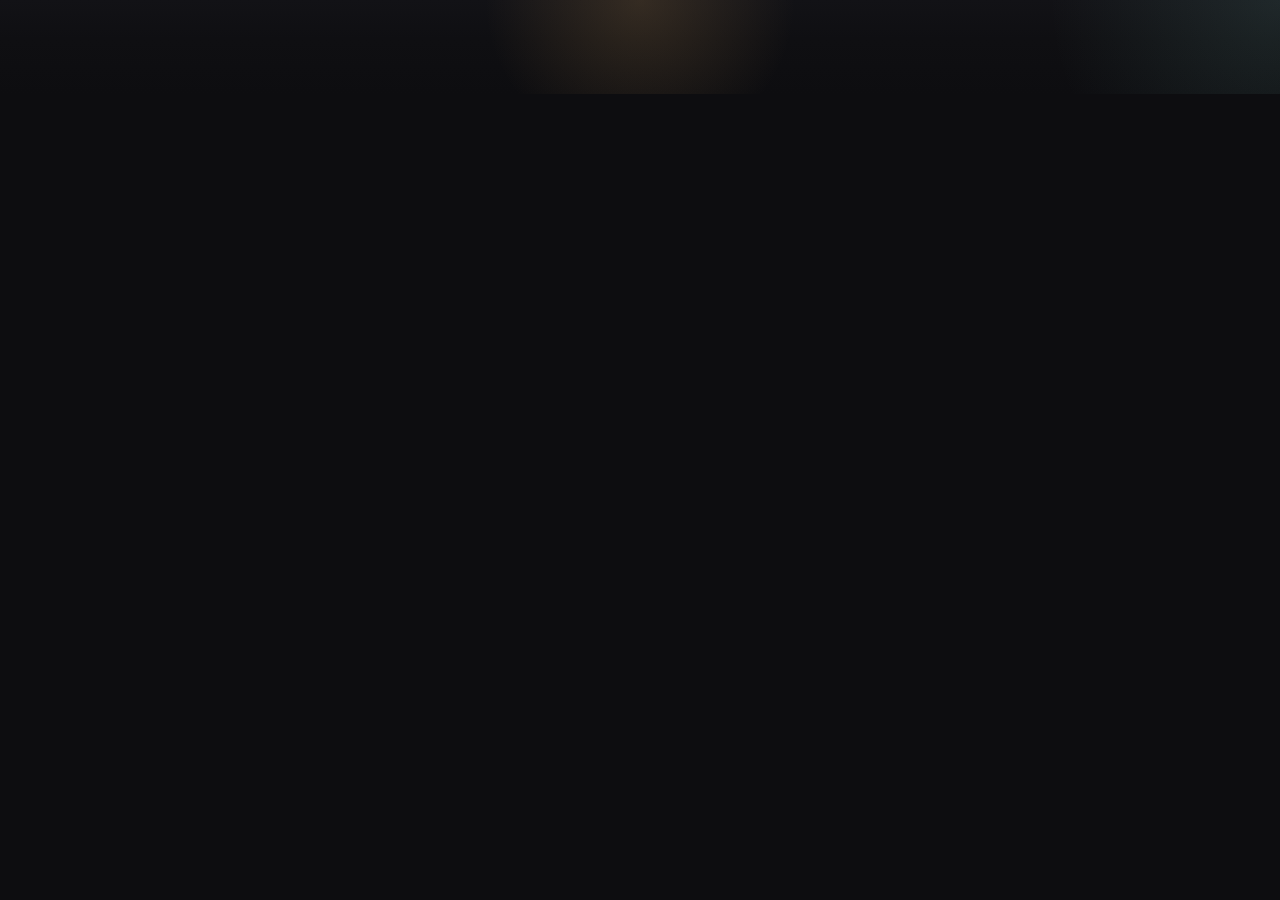
<file: index-2.html>
<!DOCTYPE html>
<html lang="ja">
<head>
  <meta charset="UTF-8" />
  <meta name="viewport" content="width=device-width, initial-scale=1.0, viewport-fit=cover" />
  <title>柳屋BAR | スマホメニュー</title>
  <meta name="description" content="柳屋BARのスマホ向けメニューサイト。単品ウイスキー、説明カード、セットメニュー、フード、ノンアルまで見やすく一覧できます。" />
  <style>
    :root {
      --bg: #0d0d10;
      --bg-2: #141418;
      --panel: rgba(255,255,255,0.06);
      --panel-2: rgba(255,255,255,0.08);
      --line: rgba(255,255,255,0.10);
      --text: #f5f1e8;
      --muted: #c1b8a7;
      --subtle: #8d877c;
      --accent: #d4a05c;
      --accent-2: #83c8be;
      --danger: #e28f8f;
      --shadow: 0 12px 30px rgba(0,0,0,0.28);
      --radius: 18px;
      --radius-sm: 12px;
      --safe-bottom: max(18px, env(safe-area-inset-bottom));
    }

    * { box-sizing: border-box; }
    html {
      scroll-behavior: smooth;
      background: var(--bg);
    }
    body {
      margin: 0;
      color: var(--text);
      background:
        radial-gradient(circle at top, rgba(212,160,92,0.18), transparent 24%),
        radial-gradient(circle at 100% 0%, rgba(131,200,190,0.12), transparent 18%),
        linear-gradient(180deg, #121216 0%, #0f0f12 42%, #0d0d10 100%);
      font-family: "Hiragino Sans", "Noto Sans JP", "Yu Gothic", sans-serif;
      -webkit-font-smoothing: antialiased;
      text-rendering: optimizeLegibility;
      padding-bottom: calc(76px + var(--safe-bottom));
    }

    a {
      color: inherit;
      text-decoration: none;
    }

    button,
    input {
      font: inherit;
    }

    .app {
      max-width: 860px;
      margin: 0 auto;
    }

    .hero {
      padding: 18px 16px 10px;
    }

    .hero-card {
      position: relative;
      overflow: hidden;
      border: 1px solid var(--line);
      border-radius: 24px;
      padding: 18px 16px 16px;
      background:
        linear-gradient(135deg, rgba(255,255,255,0.08), rgba(255,255,255,0.03)),
        rgba(255,255,255,0.04);
      box-shadow: var(--shadow);
      backdrop-filter: blur(12px);
    }

    .hero-glow {
      position: absolute;
      right: -36px;
      top: -36px;
      width: 140px;
      height: 140px;
      border-radius: 50%;
      background: radial-gradient(circle, rgba(212,160,92,0.35), rgba(212,160,92,0));
      pointer-events: none;
    }

    .brand-row {
      display: flex;
      align-items: center;
      gap: 12px;
      margin-bottom: 14px;
    }

    .brand-logo {
      width: 44px;
      height: 44px;
      object-fit: contain;
      border-radius: 12px;
      padding: 6px;
      background: rgba(255,255,255,0.08);
      border: 1px solid rgba(255,255,255,0.12);
      flex-shrink: 0;
    }

    .brand-text small {
      display: block;
      color: var(--muted);
      letter-spacing: 0.18em;
      font-size: 11px;
      margin-bottom: 4px;
    }

    .brand-text h1 {
      margin: 0;
      font-size: 24px;
      line-height: 1.2;
      letter-spacing: 0.04em;
    }

    .hero-copy {
      margin: 0 0 14px;
      color: #efe5d2;
      font-size: 14px;
      line-height: 1.8;
    }

    .hero-pills {
      display: flex;
      flex-wrap: wrap;
      gap: 8px;
    }

    .hero-pill {
      border: 1px solid rgba(212,160,92,0.35);
      color: #f0d8b5;
      background: rgba(212,160,92,0.10);
      padding: 8px 10px;
      border-radius: 999px;
      font-size: 12px;
      line-height: 1;
      white-space: nowrap;
    }

    .quick-jump {
      padding: 8px 16px 4px;
      display: flex;
      gap: 10px;
      overflow-x: auto;
      scrollbar-width: none;
    }
    .quick-jump::-webkit-scrollbar { display: none; }

    .quick-link {
      flex: 0 0 auto;
      padding: 10px 14px;
      background: var(--panel);
      border: 1px solid var(--line);
      border-radius: 999px;
      color: var(--text);
      font-size: 13px;
      white-space: nowrap;
      backdrop-filter: blur(10px);
    }

    .section {
      padding: 20px 16px 0;
    }

    .section-head {
      display: flex;
      align-items: end;
      justify-content: space-between;
      gap: 12px;
      margin-bottom: 12px;
    }

    .section-kicker {
      display: block;
      color: var(--subtle);
      font-size: 11px;
      letter-spacing: 0.22em;
      margin-bottom: 5px;
    }

    .section-title {
      margin: 0;
      font-size: 22px;
      line-height: 1.25;
      letter-spacing: 0.04em;
    }

    .section-note {
      color: var(--muted);
      font-size: 13px;
      line-height: 1.7;
      margin: 0;
    }

    .grid-two {
      display: grid;
      grid-template-columns: repeat(2, minmax(0, 1fr));
      gap: 10px;
    }

    .mini-card {
      background: var(--panel);
      border: 1px solid var(--line);
      border-radius: 16px;
      padding: 12px;
      box-shadow: var(--shadow);
      backdrop-filter: blur(10px);
    }

    .mini-card strong {
      display: block;
      font-size: 15px;
      margin-bottom: 4px;
      color: #fff3df;
    }

    .mini-card span {
      display: block;
      color: var(--muted);
      font-size: 12px;
      line-height: 1.6;
    }

    .special-box {
      margin-top: 12px;
      padding: 14px;
      border-radius: 18px;
      border: 1px solid rgba(212,160,92,0.25);
      background:
        linear-gradient(135deg, rgba(212,160,92,0.12), rgba(255,255,255,0.03)),
        rgba(255,255,255,0.05);
      box-shadow: var(--shadow);
    }

    .special-label {
      display: inline-block;
      font-size: 11px;
      letter-spacing: 0.22em;
      color: #f2d6ad;
      margin-bottom: 8px;
    }

    .special-title {
      margin: 0 0 8px;
      font-size: 18px;
      line-height: 1.4;
    }

    .special-desc {
      margin: 0;
      color: var(--muted);
      font-size: 13px;
      line-height: 1.8;
    }

    .special-price {
      margin-top: 10px;
      font-size: 18px;
      font-weight: 700;
      color: #ffe2b7;
    }

    .recommend-row {
      display: grid;
      grid-auto-flow: column;
      grid-auto-columns: minmax(78%, 1fr);
      gap: 12px;
      overflow-x: auto;
      padding-bottom: 4px;
      scroll-snap-type: x proximity;
      scrollbar-width: none;
    }
    .recommend-row::-webkit-scrollbar { display: none; }

    .recommend-card {
      scroll-snap-align: start;
      border: 1px solid var(--line);
      border-radius: 20px;
      background:
        linear-gradient(135deg, rgba(255,255,255,0.08), rgba(255,255,255,0.03)),
        rgba(255,255,255,0.04);
      padding: 14px;
      color: var(--text);
      text-align: left;
      cursor: pointer;
      box-shadow: var(--shadow);
    }

    .recommend-card small {
      display: inline-block;
      padding: 5px 8px;
      border-radius: 999px;
      background: rgba(131,200,190,0.14);
      border: 1px solid rgba(131,200,190,0.28);
      color: #d8fff8;
      font-size: 11px;
      margin-bottom: 10px;
    }

    .recommend-card h3 {
      margin: 0 0 8px;
      font-size: 18px;
      line-height: 1.4;
    }

    .recommend-card p {
      margin: 0 0 10px;
      color: var(--muted);
      font-size: 13px;
      line-height: 1.7;
    }

    .recommend-card .go {
      color: #f8dfba;
      font-size: 13px;
      font-weight: 700;
    }

    .filter-box {
      border: 1px solid var(--line);
      border-radius: 20px;
      padding: 14px;
      background: var(--panel);
      box-shadow: var(--shadow);
      backdrop-filter: blur(10px);
    }

    .search-wrap {
      display: flex;
      gap: 10px;
      margin-bottom: 12px;
    }

    .search-input {
      width: 100%;
      border: 1px solid var(--line);
      background: rgba(255,255,255,0.06);
      color: var(--text);
      border-radius: 14px;
      padding: 13px 14px;
      outline: none;
    }

    .search-input::placeholder {
      color: #b0aa9f;
    }

    .clear-btn {
      flex: 0 0 auto;
      border: 1px solid var(--line);
      background: rgba(255,255,255,0.06);
      color: var(--text);
      border-radius: 14px;
      padding: 0 14px;
      cursor: pointer;
    }

    .chip-group {
      display: flex;
      gap: 8px;
      flex-wrap: wrap;
    }

    .chip {
      border: 1px solid var(--line);
      background: rgba(255,255,255,0.05);
      color: var(--text);
      padding: 9px 12px;
      border-radius: 999px;
      font-size: 13px;
      line-height: 1;
      cursor: pointer;
      transition: 0.18s ease;
    }

    .chip.active {
      background: rgba(212,160,92,0.16);
      border-color: rgba(212,160,92,0.35);
      color: #ffe8c7;
    }

    .chip.scope.active {
      background: rgba(131,200,190,0.18);
      border-color: rgba(131,200,190,0.35);
      color: #dcfff9;
    }

    .filter-divider {
      height: 1px;
      background: var(--line);
      margin: 12px 0;
    }

    .results-meta {
      margin: 12px 0 0;
      color: var(--muted);
      font-size: 12px;
      line-height: 1.6;
    }

    .group-block {
      margin-top: 14px;
    }

    .group-title {
      position: sticky;
      top: 0;
      z-index: 2;
      margin: 0 0 10px;
      padding: 10px 12px;
      border-radius: 14px;
      background: rgba(14,14,17,0.9);
      backdrop-filter: blur(10px);
      border: 1px solid var(--line);
      color: #f2ddbc;
      font-size: 13px;
      letter-spacing: 0.14em;
    }

    .card-list {
      display: grid;
      gap: 12px;
    }

    .menu-card {
      content-visibility: auto;
      contain-intrinsic-size: 280px;
      border-radius: 20px;
      border: 1px solid var(--line);
      background:
        linear-gradient(135deg, rgba(255,255,255,0.07), rgba(255,255,255,0.03)),
        rgba(255,255,255,0.04);
      box-shadow: var(--shadow);
      overflow: hidden;
    }

    .menu-card-inner {
      padding: 14px;
    }

    .menu-kind {
      display: inline-block;
      padding: 5px 9px;
      border-radius: 999px;
      font-size: 10px;
      letter-spacing: 0.16em;
      margin-bottom: 10px;
      color: #f1dfc3;
      background: rgba(212,160,92,0.12);
      border: 1px solid rgba(212,160,92,0.28);
    }

    .menu-card.set .menu-kind {
      color: #d7fff9;
      background: rgba(131,200,190,0.12);
      border-color: rgba(131,200,190,0.28);
    }

    .card-top {
      display: flex;
      gap: 10px;
      justify-content: space-between;
      align-items: start;
    }

    .card-top h3 {
      margin: 0;
      font-size: 20px;
      line-height: 1.35;
      letter-spacing: 0.02em;
    }

    .price-badge {
      flex: 0 0 auto;
      white-space: nowrap;
      margin-left: 10px;
      padding: 7px 10px;
      border-radius: 999px;
      background: rgba(212,160,92,0.16);
      border: 1px solid rgba(212,160,92,0.3);
      color: #ffe6bf;
      font-weight: 700;
      font-size: 13px;
    }

    .menu-card.set .price-badge {
      background: rgba(131,200,190,0.16);
      border-color: rgba(131,200,190,0.3);
      color: #dffff8;
    }

    .card-meta {
      margin: 8px 0 0;
      color: var(--muted);
      font-size: 12px;
      line-height: 1.7;
    }

    .tag-row,
    .serve-row {
      display: flex;
      flex-wrap: wrap;
      gap: 7px;
      margin-top: 10px;
    }

    .tag {
      display: inline-flex;
      align-items: center;
      gap: 5px;
      padding: 6px 9px;
      border-radius: 999px;
      font-size: 11px;
      background: rgba(255,255,255,0.06);
      border: 1px solid rgba(255,255,255,0.10);
      color: #ede8df;
    }

    .serve-pill {
      padding: 6px 9px;
      border-radius: 999px;
      font-size: 11px;
      background: rgba(131,200,190,0.12);
      border: 1px solid rgba(131,200,190,0.28);
      color: #d8fff8;
    }

    .serve-pill.rock {
      background: rgba(212,160,92,0.12);
      border-color: rgba(212,160,92,0.28);
      color: #ffe4bb;
    }

    .card-catch {
      margin: 12px 0 0;
      color: #fff4e1;
      font-size: 14px;
      line-height: 1.8;
    }

    details.card-detail {
      border-top: 1px solid var(--line);
      margin-top: 12px;
      background: rgba(255,255,255,0.02);
    }

    details.card-detail summary {
      list-style: none;
      cursor: pointer;
      padding: 13px 14px;
      display: flex;
      align-items: center;
      justify-content: space-between;
      gap: 10px;
      color: var(--text);
      font-weight: 700;
      font-size: 14px;
    }

    details.card-detail summary::-webkit-details-marker {
      display: none;
    }

    .summary-sub {
      color: var(--muted);
      font-size: 12px;
      font-weight: 400;
    }

    .summary-icon {
      flex: 0 0 auto;
      width: 26px;
      height: 26px;
      border-radius: 50%;
      display: inline-flex;
      align-items: center;
      justify-content: center;
      border: 1px solid var(--line);
      background: rgba(255,255,255,0.05);
      font-size: 16px;
      transition: transform 0.2s ease;
    }

    details[open] .summary-icon {
      transform: rotate(45deg);
    }

    .detail-body {
      padding: 0 14px 14px;
    }

    .note-box {
      display: grid;
      gap: 8px;
      margin-bottom: 12px;
    }

    .note-item {
      display: grid;
      grid-template-columns: 64px 1fr;
      gap: 8px;
      align-items: start;
      font-size: 13px;
      line-height: 1.75;
    }

    .note-key {
      color: #ffe4be;
      font-weight: 700;
    }

    .note-val {
      color: var(--muted);
    }

    .story-box {
      padding: 12px;
      border-radius: 14px;
      border: 1px solid var(--line);
      background: rgba(255,255,255,0.04);
    }

    .story-title {
      margin: 0 0 6px;
      font-size: 12px;
      letter-spacing: 0.16em;
      color: var(--subtle);
    }

    .story-text {
      margin: 0;
      color: var(--muted);
      font-size: 13px;
      line-height: 1.85;
    }

    .bottle-list {
      list-style: none;
      padding: 0;
      margin: 12px 0 0;
      display: grid;
      gap: 10px;
    }

    .bottle-item {
      padding: 12px;
      border: 1px solid var(--line);
      border-radius: 14px;
      background: rgba(255,255,255,0.03);
    }

    .bottle-title {
      margin: 0 0 5px;
      font-size: 14px;
      line-height: 1.6;
      color: #fff0d3;
    }

    .bottle-title span {
      color: var(--subtle);
      font-size: 12px;
      margin-left: 6px;
    }

    .bottle-desc {
      margin: 0;
      color: var(--muted);
      font-size: 12px;
      line-height: 1.75;
    }

    .footnote {
      margin-top: 12px;
      color: var(--subtle);
      font-size: 12px;
      line-height: 1.7;
    }

    .simple-list {
      display: grid;
      gap: 10px;
    }

    .simple-card {
      border: 1px solid var(--line);
      border-radius: 18px;
      background: var(--panel);
      box-shadow: var(--shadow);
      padding: 14px;
    }

    .simple-card h3 {
      margin: 0 0 8px;
      font-size: 16px;
</file>
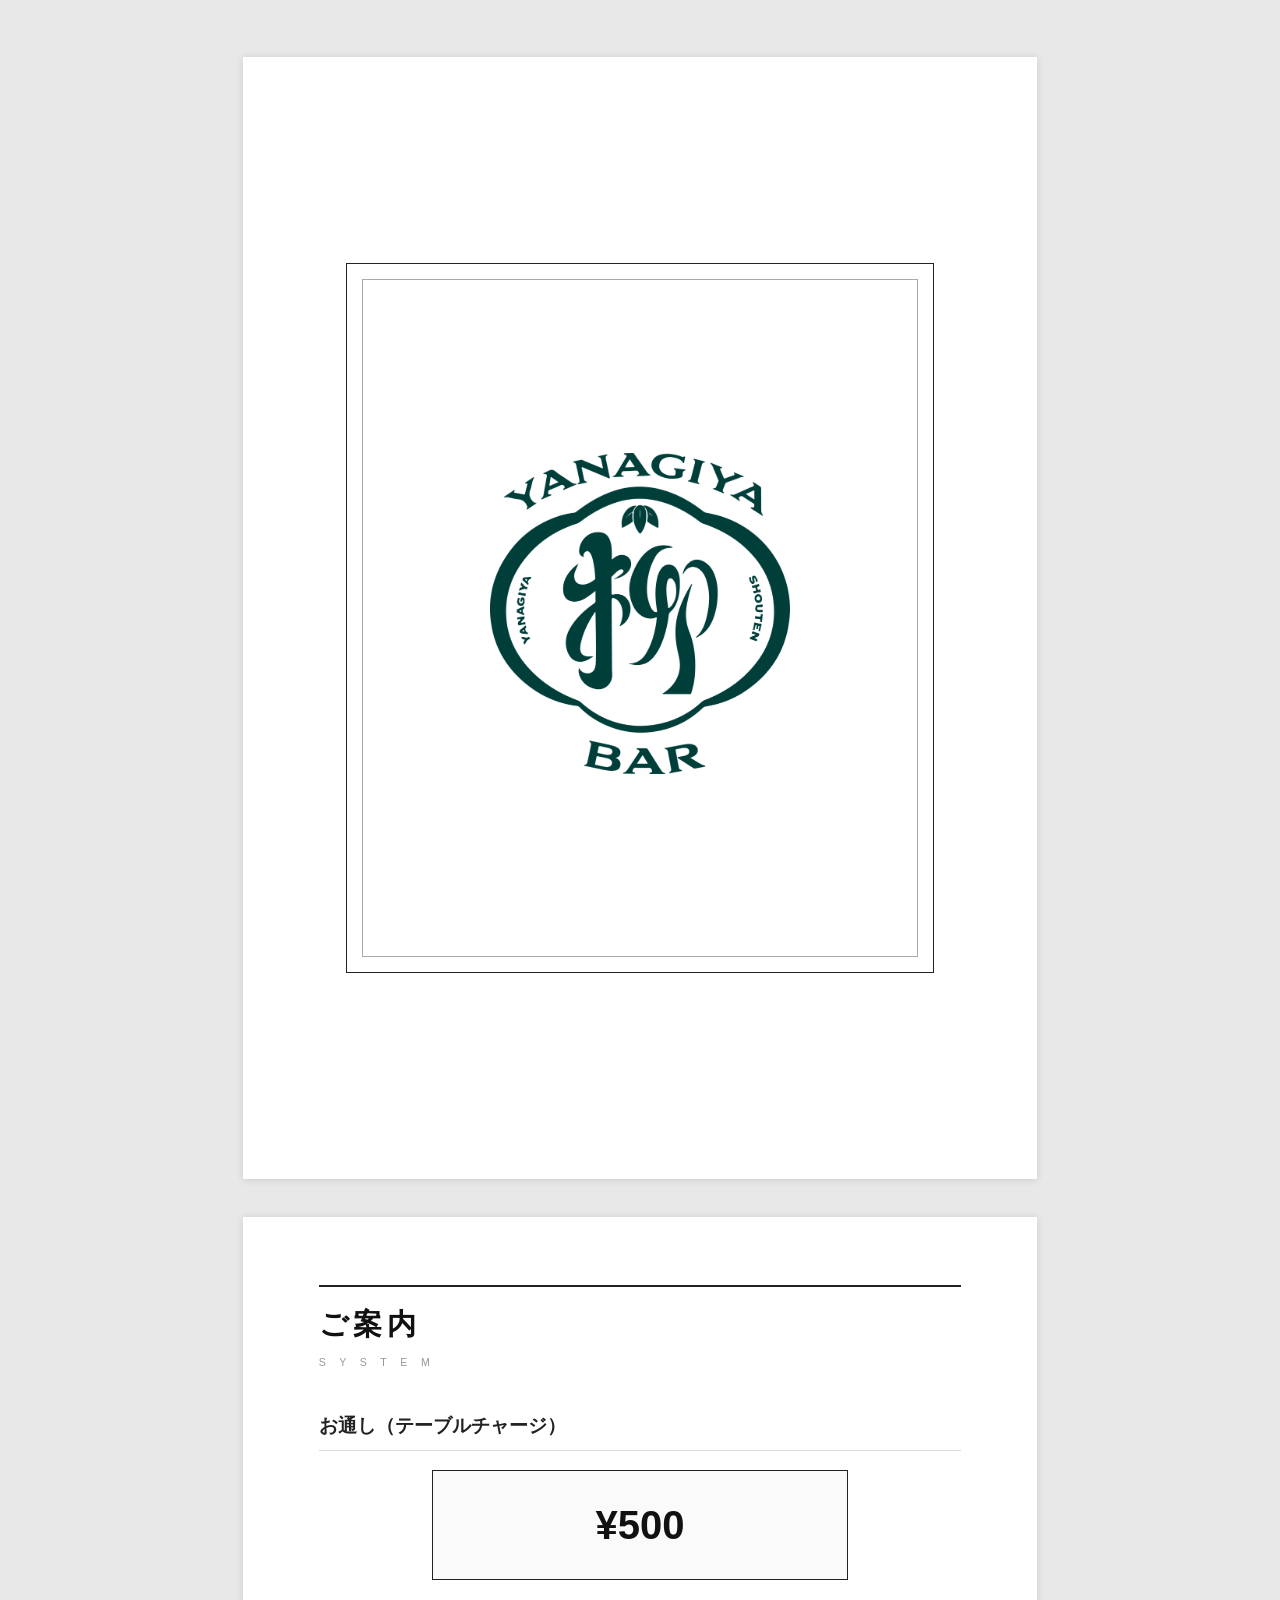
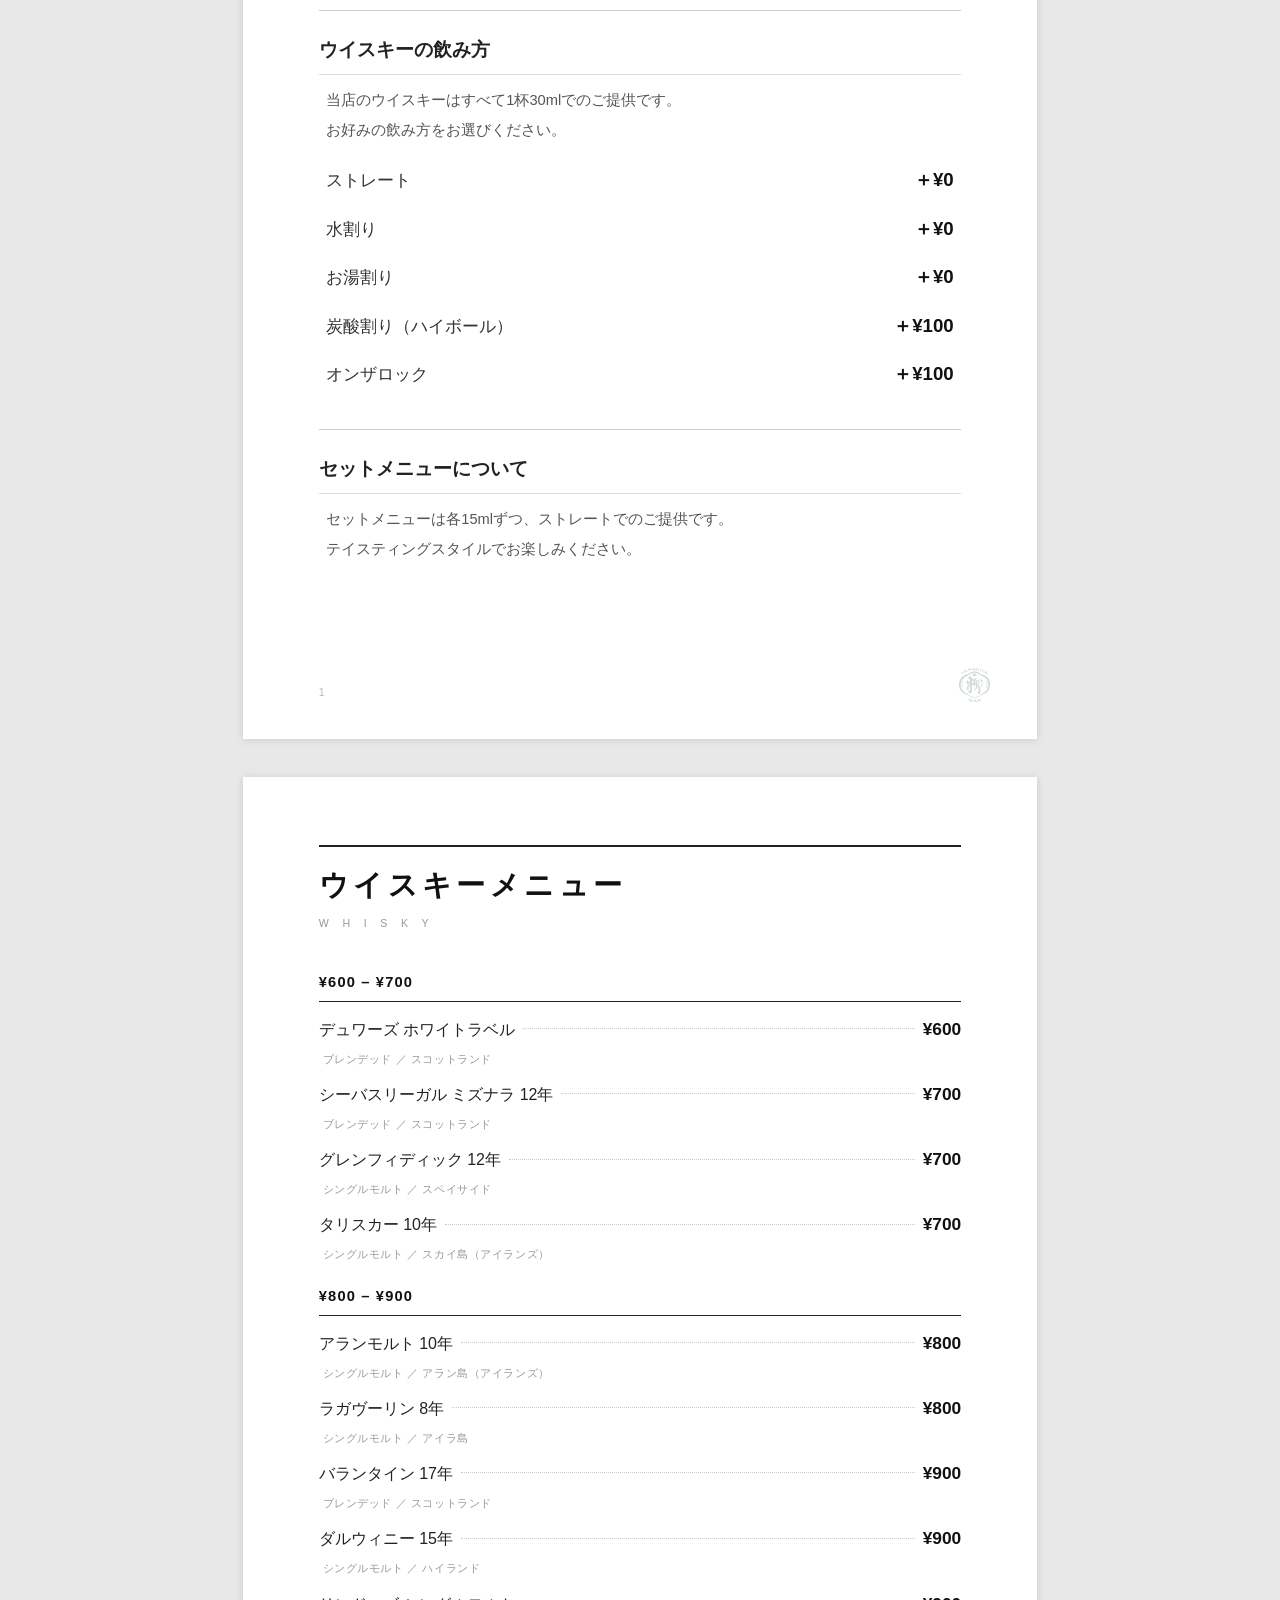
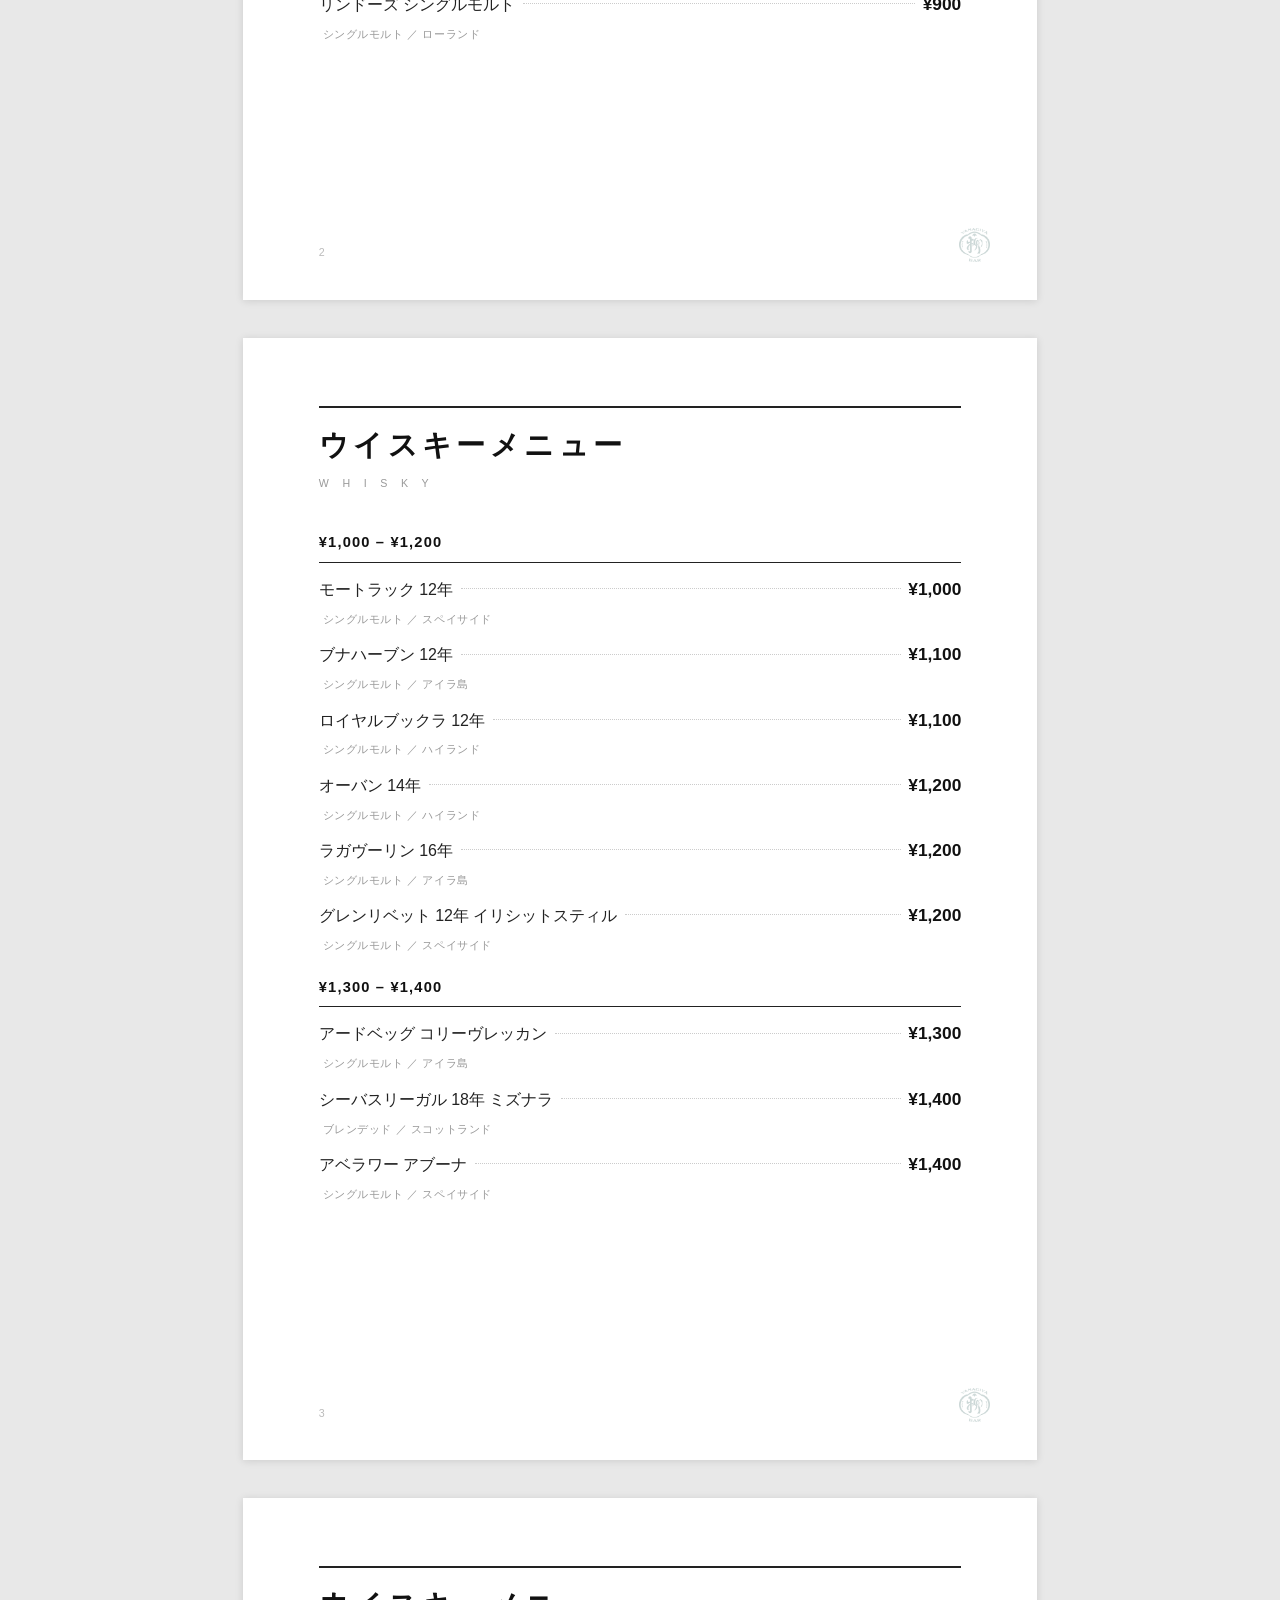
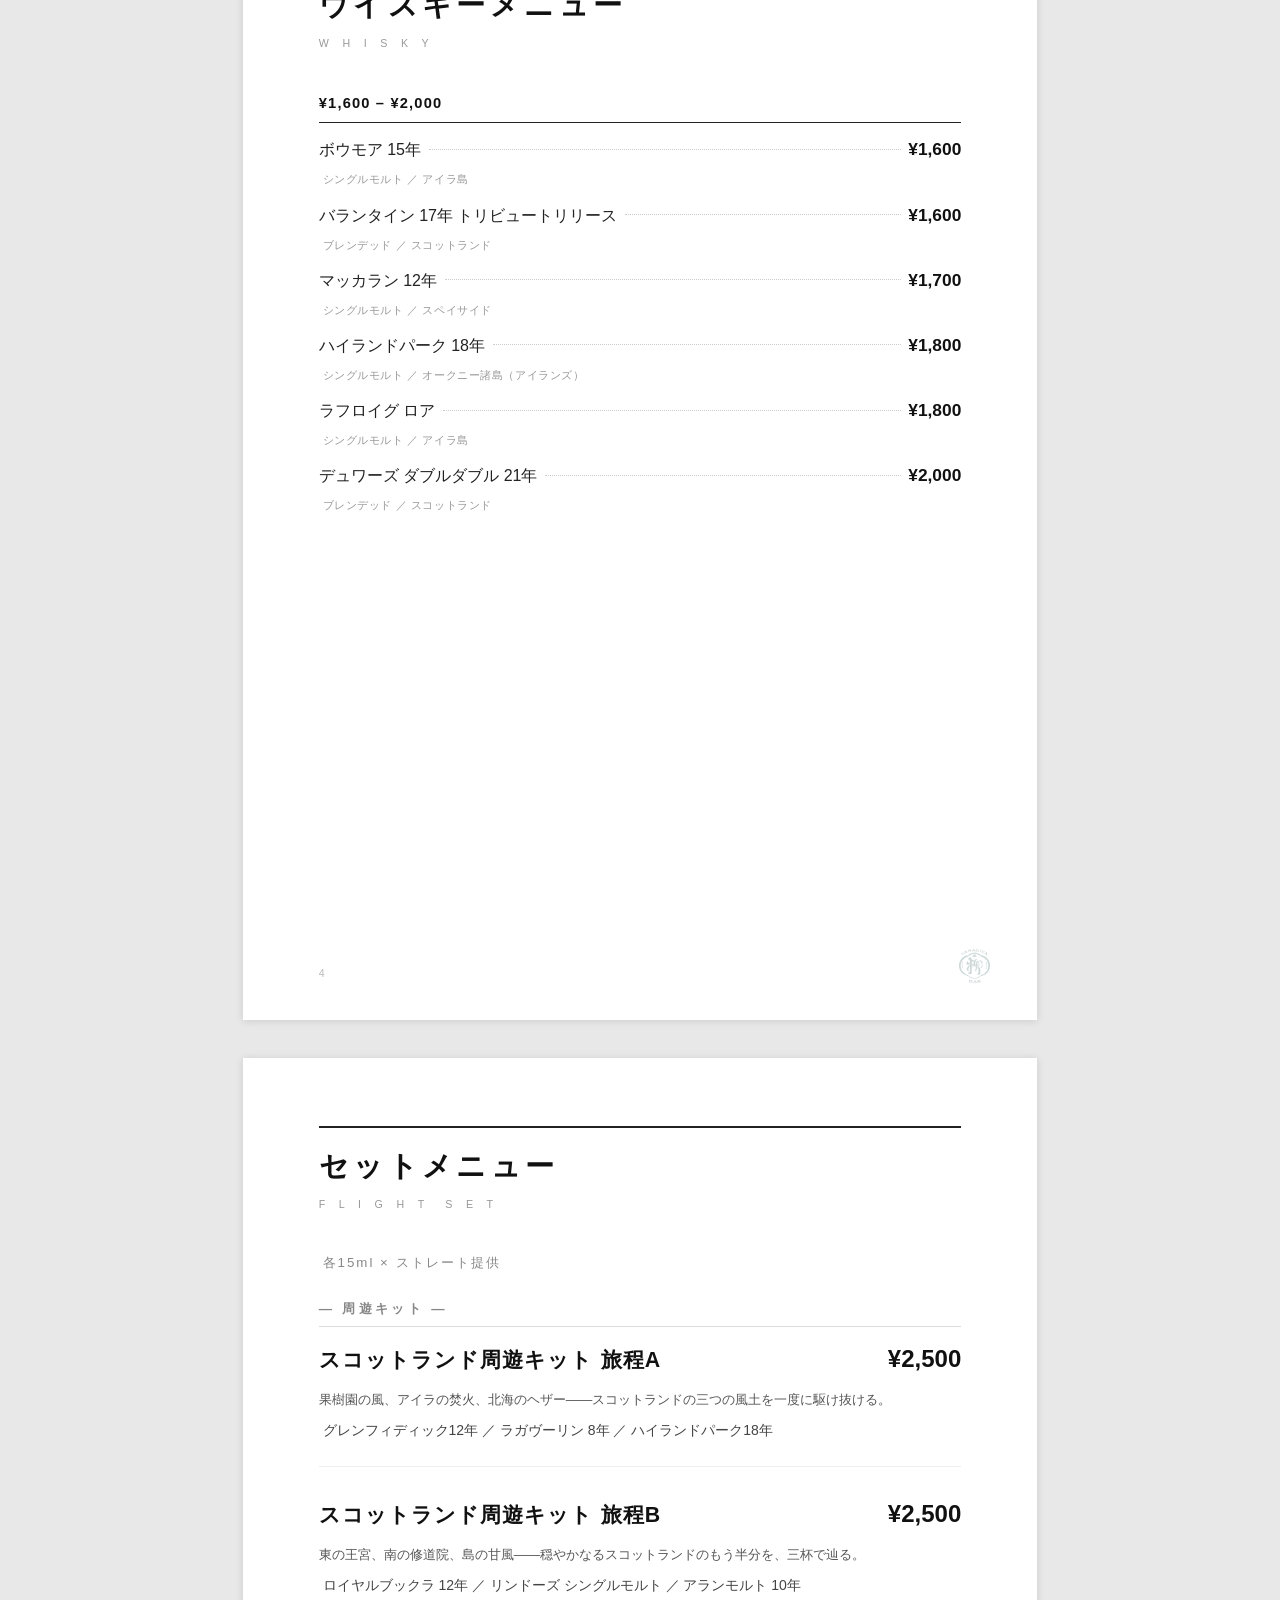
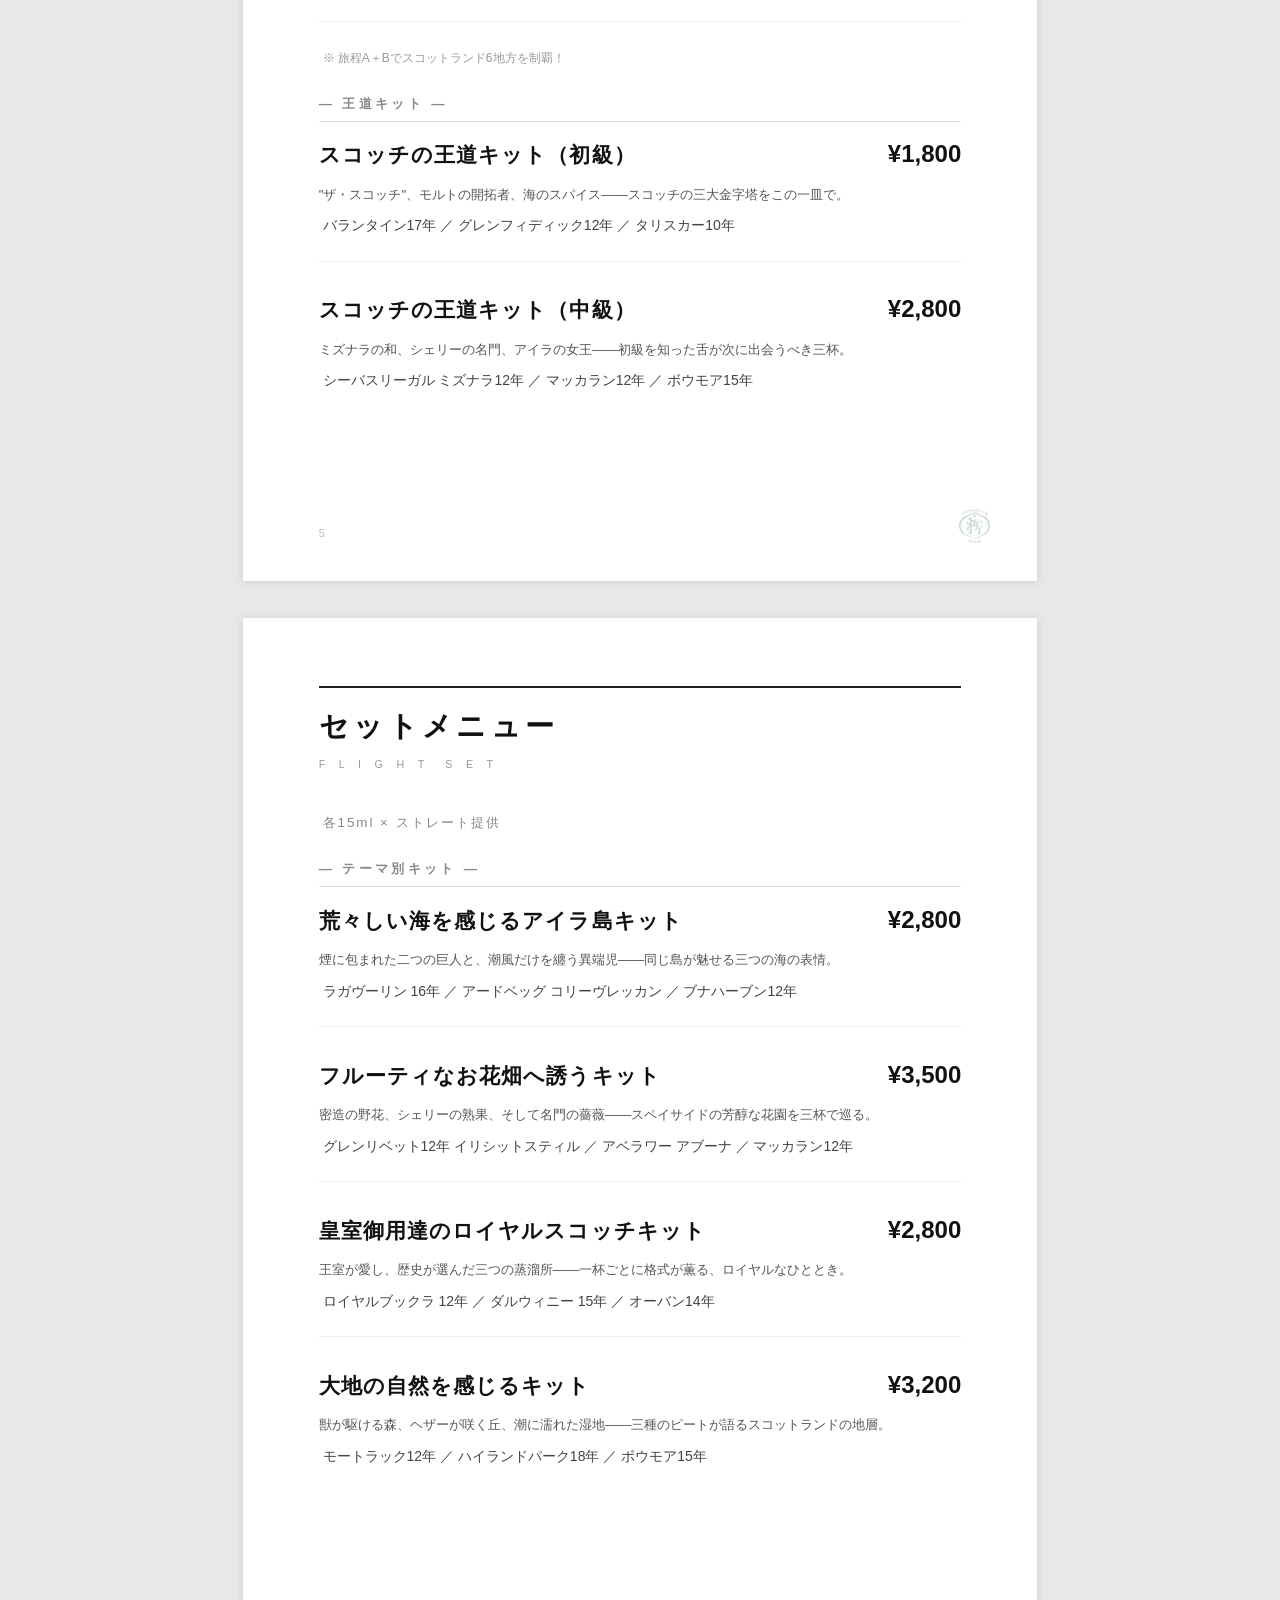
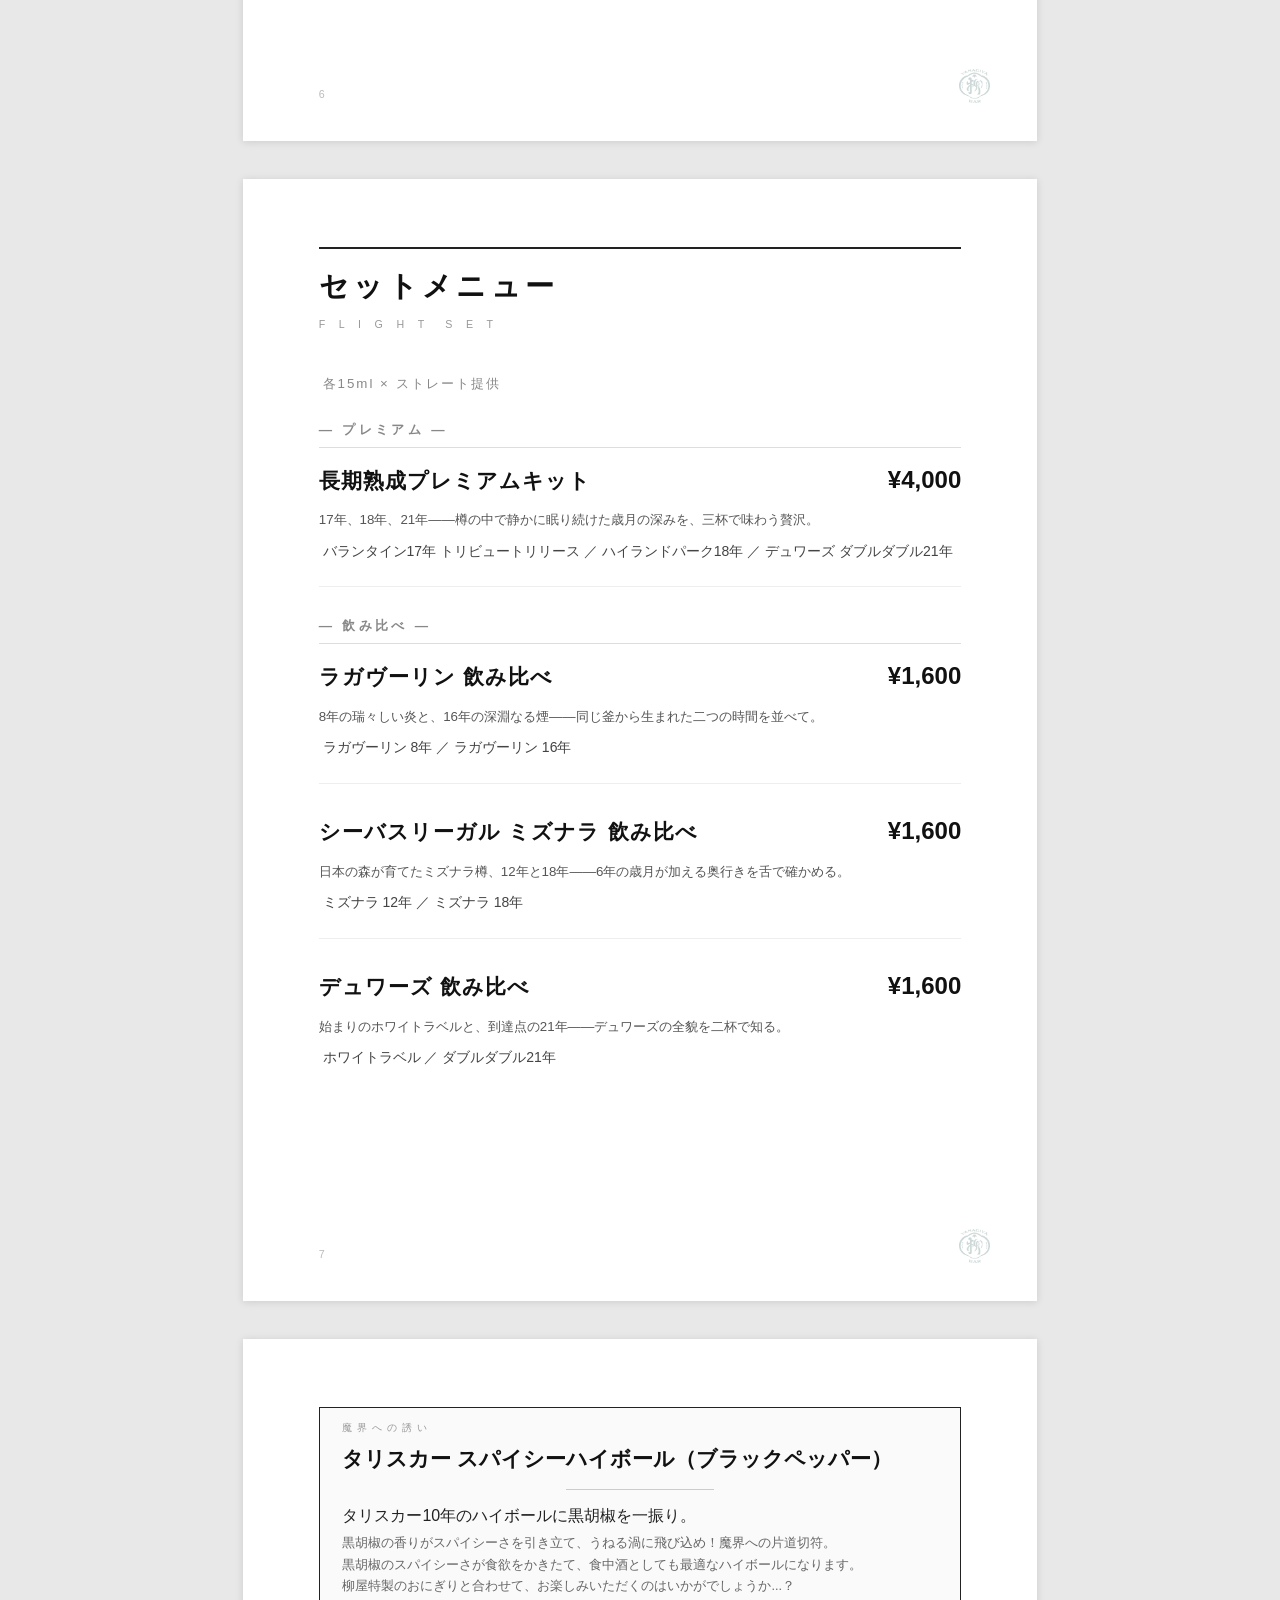
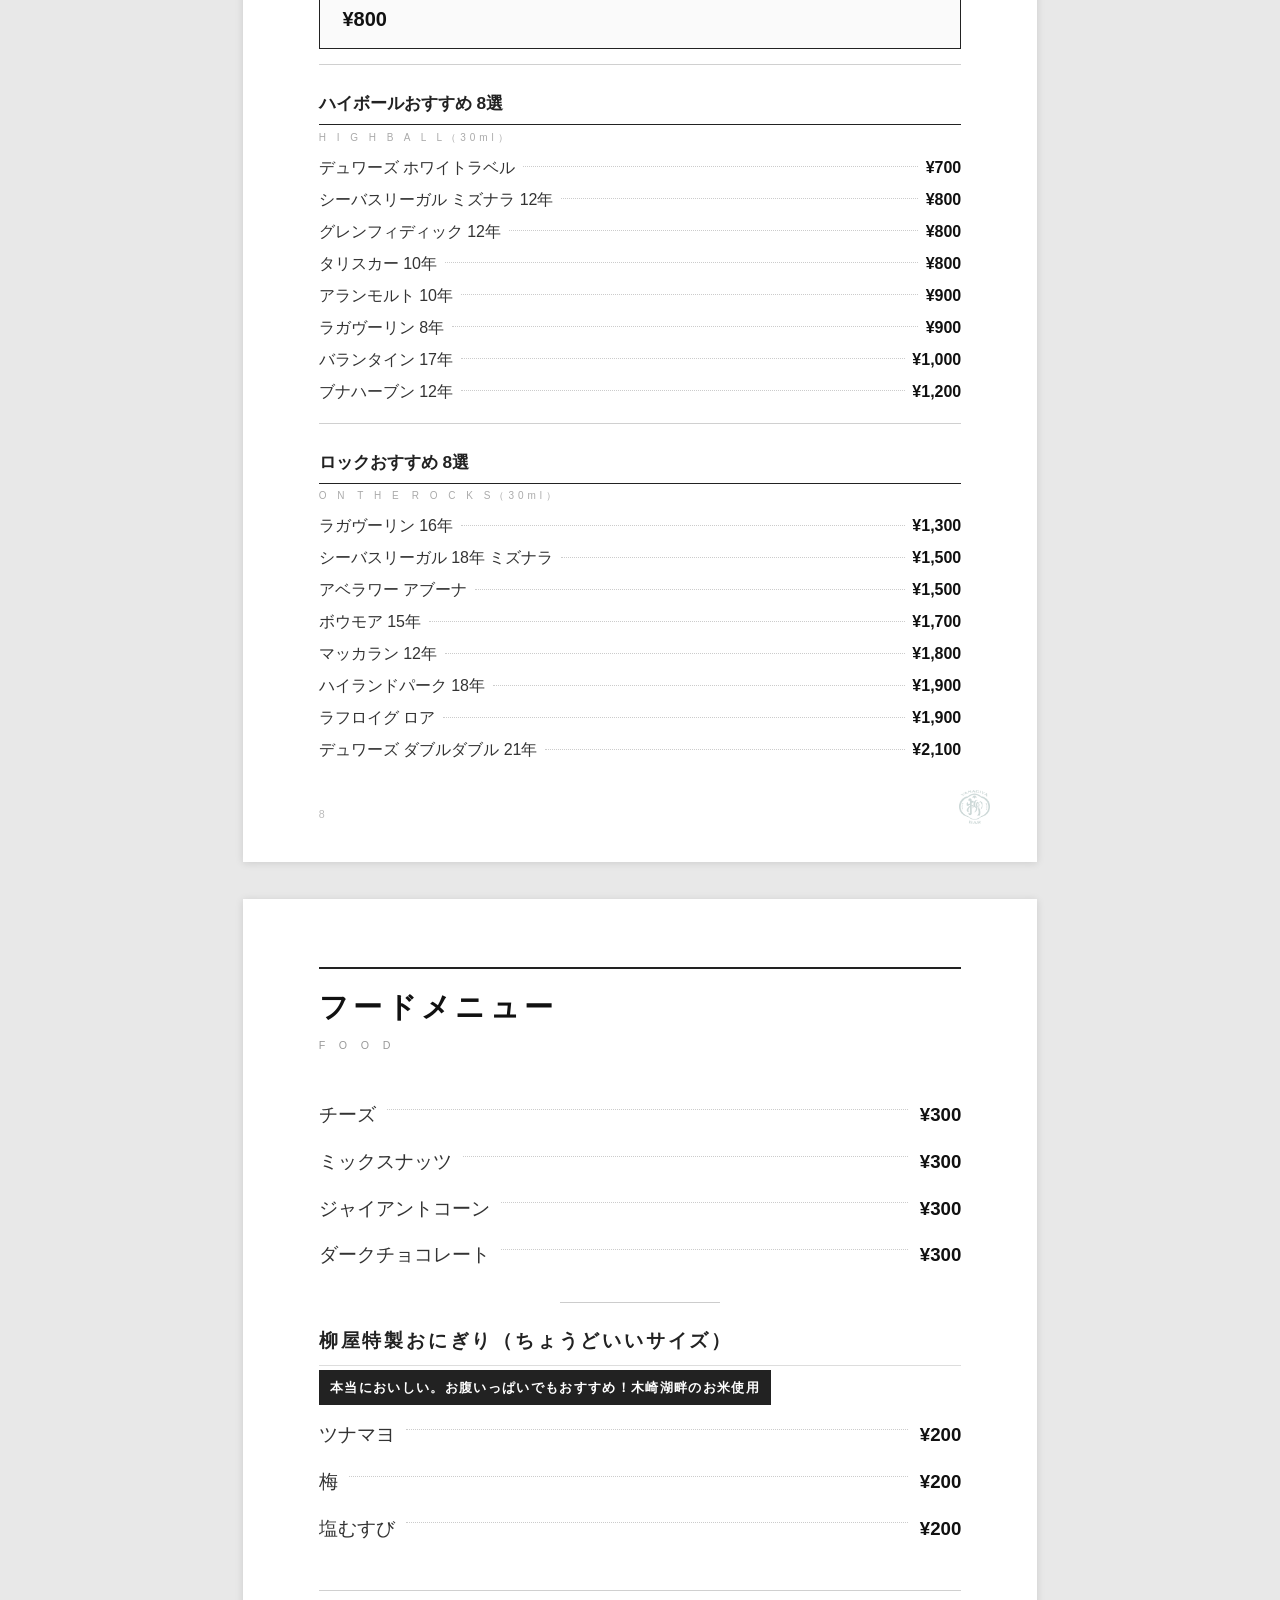
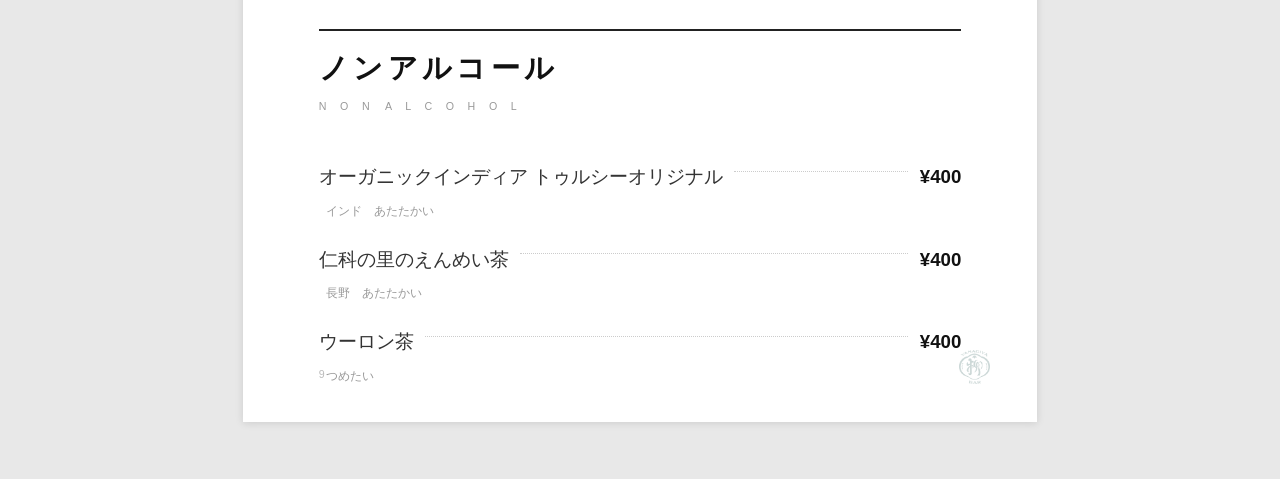
<file: main-manu.html>
<!DOCTYPE html>
<html lang="ja">
<head>
  <meta charset="UTF-8">
  <title>柳屋Bar メニュー</title>
  <link rel="stylesheet" href="index.css">
</head>
<body>

<!-- ============================================================
     PAGE 1: COVER
     ============================================================ -->
<div class="page cover">
  <div class="cover-frame">
    <img src="yanagiya-symbol.png" alt="柳屋Bar" class="cover-logo">
  </div>
</div>

<!-- ============================================================
     PAGE 2: SYSTEM
     ============================================================ -->
<div class="page">
  <img src="yanagiya-symbol.png" alt="" class="page-logo">
  <span class="page-number">1</span>

  <div class="section-title-block">
    <h2>ご案内</h2>
    <div class="en">S Y S T E M</div>
  </div>

  <div class="system-block" style="margin-top:6mm;">
    <h3>お通し（テーブルチャージ）</h3>
    <div class="charge-box">
      <div class="amount">¥500</div>
    </div>
  </div>

  <div class="divider"></div>

  <div class="system-block">
    <h3>ウイスキーの飲み方</h3>
    <p class="system-note" style="margin: 3mm 0;">
      当店のウイスキーはすべて1杯30mlでのご提供です。<br>
      お好みの飲み方をお選びください。
    </p>
    <div class="system-row"><span class="label">ストレート</span><span class="price">＋¥0</span></div>
    <div class="system-row"><span class="label">水割り</span><span class="price">＋¥0</span></div>
    <div class="system-row"><span class="label">お湯割り</span><span class="price">＋¥0</span></div>
    <div class="system-row"><span class="label">炭酸割り（ハイボール）</span><span class="price">＋¥100</span></div>
    <div class="system-row"><span class="label">オンザロック</span><span class="price">＋¥100</span></div>
  </div>

  <div class="divider"></div>

  <div class="system-block">
    <h3>セットメニューについて</h3>
    <p class="system-note">
      セットメニューは各15mlずつ、ストレートでのご提供です。<br>
      テイスティングスタイルでお楽しみください。
    </p>
  </div>
</div>

<!-- ============================================================
     PAGE 3: WHISKY ¥600–¥900
     ============================================================ -->
<div class="page">
  <img src="yanagiya-symbol.png" alt="" class="page-logo">
  <span class="page-number">2</span>

  <div class="section-title-block">
    <h2>ウイスキーメニュー</h2>
    <div class="en">W H I S K Y</div>
  </div>

  <div class="price-band">
    <div class="price-band-header">¥600 – ¥700</div>
    <div class="whisky-row"><span class="whisky-name">デュワーズ ホワイトラベル</span><span class="whisky-price">¥600</span></div>
    <div class="whisky-meta">ブレンデッド ／ スコットランド</div>
    <div class="whisky-row"><span class="whisky-name">シーバスリーガル ミズナラ 12年</span><span class="whisky-price">¥700</span></div>
    <div class="whisky-meta">ブレンデッド ／ スコットランド</div>
    <div class="whisky-row"><span class="whisky-name">グレンフィディック 12年</span><span class="whisky-price">¥700</span></div>
    <div class="whisky-meta">シングルモルト ／ スペイサイド</div>
    <div class="whisky-row"><span class="whisky-name">タリスカー 10年</span><span class="whisky-price">¥700</span></div>
    <div class="whisky-meta">シングルモルト ／ スカイ島（アイランズ）</div>
  </div>

  <div class="price-band">
    <div class="price-band-header">¥800 – ¥900</div>
    <div class="whisky-row"><span class="whisky-name">アランモルト 10年</span><span class="whisky-price">¥800</span></div>
    <div class="whisky-meta">シングルモルト ／ アラン島（アイランズ）</div>
    <div class="whisky-row"><span class="whisky-name">ラガヴーリン 8年</span><span class="whisky-price">¥800</span></div>
    <div class="whisky-meta">シングルモルト ／ アイラ島</div>
    <div class="whisky-row"><span class="whisky-name">バランタイン 17年</span><span class="whisky-price">¥900</span></div>
    <div class="whisky-meta">ブレンデッド ／ スコットランド</div>
    <div class="whisky-row"><span class="whisky-name">ダルウィニー 15年</span><span class="whisky-price">¥900</span></div>
    <div class="whisky-meta">シングルモルト ／ ハイランド</div>
    <div class="whisky-row"><span class="whisky-name">リンドーズ シングルモルト</span><span class="whisky-price">¥900</span></div>
    <div class="whisky-meta">シングルモルト ／ ローランド</div>
  </div>
</div>

<!-- ============================================================
     PAGE 4: WHISKY ¥1,000–¥1,400
     ============================================================ -->
<div class="page">
  <img src="yanagiya-symbol.png" alt="" class="page-logo">
  <span class="page-number">3</span>

  <div class="section-title-block">
    <h2>ウイスキーメニュー</h2>
    <div class="en">W H I S K Y</div>
  </div>

  <div class="price-band">
    <div class="price-band-header">¥1,000 – ¥1,200</div>
    <div class="whisky-row"><span class="whisky-name">モートラック 12年</span><span class="whisky-price">¥1,000</span></div>
    <div class="whisky-meta">シングルモルト ／ スペイサイド</div>
    <div class="whisky-row"><span class="whisky-name">ブナハーブン 12年</span><span class="whisky-price">¥1,100</span></div>
    <div class="whisky-meta">シングルモルト ／ アイラ島</div>
    <div class="whisky-row"><span class="whisky-name">ロイヤルブックラ 12年</span><span class="whisky-price">¥1,100</span></div>
    <div class="whisky-meta">シングルモルト ／ ハイランド</div>
    <div class="whisky-row"><span class="whisky-name">オーバン 14年</span><span class="whisky-price">¥1,200</span></div>
    <div class="whisky-meta">シングルモルト ／ ハイランド</div>
    <div class="whisky-row"><span class="whisky-name">ラガヴーリン 16年</span><span class="whisky-price">¥1,200</span></div>
    <div class="whisky-meta">シングルモルト ／ アイラ島</div>
    <div class="whisky-row"><span class="whisky-name">グレンリベット 12年 イリシットスティル</span><span class="whisky-price">¥1,200</span></div>
    <div class="whisky-meta">シングルモルト ／ スペイサイド</div>
  </div>

  <div class="price-band">
    <div class="price-band-header">¥1,300 – ¥1,400</div>
    <div class="whisky-row"><span class="whisky-name">アードベッグ コリーヴレッカン</span><span class="whisky-price">¥1,300</span></div>
    <div class="whisky-meta">シングルモルト ／ アイラ島</div>
    <div class="whisky-row"><span class="whisky-name">シーバスリーガル 18年 ミズナラ</span><span class="whisky-price">¥1,400</span></div>
    <div class="whisky-meta">ブレンデッド ／ スコットランド</div>
    <div class="whisky-row"><span class="whisky-name">アベラワー アブーナ</span><span class="whisky-price">¥1,400</span></div>
    <div class="whisky-meta">シングルモルト ／ スペイサイド</div>
  </div>
</div>

<!-- ============================================================
     PAGE 5: WHISKY ¥1,600–¥2,000
     ============================================================ -->
<div class="page">
  <img src="yanagiya-symbol.png" alt="" class="page-logo">
  <span class="page-number">4</span>

  <div class="section-title-block">
    <h2>ウイスキーメニュー</h2>
    <div class="en">W H I S K Y</div>
  </div>

  <div class="price-band">
    <div class="price-band-header">¥1,600 – ¥2,000</div>
    <div class="whisky-row"><span class="whisky-name">ボウモア 15年</span><span class="whisky-price">¥1,600</span></div>
    <div class="whisky-meta">シングルモルト ／ アイラ島</div>
    <div class="whisky-row"><span class="whisky-name">バランタイン 17年 トリビュートリリース</span><span class="whisky-price">¥1,600</span></div>
    <div class="whisky-meta">ブレンデッド ／ スコットランド</div>
    <div class="whisky-row"><span class="whisky-name">マッカラン 12年</span><span class="whisky-price">¥1,700</span></div>
    <div class="whisky-meta">シングルモルト ／ スペイサイド</div>
    <div class="whisky-row"><span class="whisky-name">ハイランドパーク 18年</span><span class="whisky-price">¥1,800</span></div>
    <div class="whisky-meta">シングルモルト ／ オークニー諸島（アイランズ）</div>
    <div class="whisky-row"><span class="whisky-name">ラフロイグ ロア</span><span class="whisky-price">¥1,800</span></div>
    <div class="whisky-meta">シングルモルト ／ アイラ島</div>
    <div class="whisky-row"><span class="whisky-name">デュワーズ ダブルダブル 21年</span><span class="whisky-price">¥2,000</span></div>
    <div class="whisky-meta">ブレンデッド ／ スコットランド</div>
  </div>
</div>

<!-- ============================================================
     PAGE 6: SET MENU 1/3 — 周遊・王道
     ============================================================ -->
<div class="page">
  <img src="yanagiya-symbol.png" alt="" class="page-logo">
  <span class="page-number">5</span>

  <div class="section-title-block">
    <h2>セットメニュー</h2>
    <div class="en">F L I G H T&emsp;S E T</div>
  </div>
  <div class="section-subtitle">各15ml × ストレート提供</div>

  <div class="set-category">— 周遊キット —</div>

  <div class="set-item-large">
    <div class="set-item-large-header">
      <span class="set-item-large-name">スコットランド周遊キット 旅程A</span>
      <span class="set-item-large-price">¥2,500</span>
    </div>
    <div class="set-item-large-desc">果樹園の風、アイラの焚火、北海のヘザー——スコットランドの三つの風土を一度に駆け抜ける。</div>
    <div class="set-item-large-bottles">グレンフィディック12年 ／ ラガヴーリン 8年 ／ ハイランドパーク18年</div>
  </div>

  <div class="set-item-large">
    <div class="set-item-large-header">
      <span class="set-item-large-name">スコットランド周遊キット 旅程B</span>
      <span class="set-item-large-price">¥2,500</span>
    </div>
    <div class="set-item-large-desc">東の王宮、南の修道院、島の甘風——穏やかなるスコットランドのもう半分を、三杯で辿る。</div>
    <div class="set-item-large-bottles">ロイヤルブックラ 12年 ／ リンドーズ シングルモルト ／ アランモルト 10年</div>
  </div>

  <div class="set-note">※ 旅程A＋Bでスコットランド6地方を制覇！</div>

  <div class="set-category">— 王道キット —</div>

  <div class="set-item-large">
    <div class="set-item-large-header">
      <span class="set-item-large-name">スコッチの王道キット（初級）</span>
      <span class="set-item-large-price">¥1,800</span>
    </div>
    <div class="set-item-large-desc">"ザ・スコッチ"、モルトの開拓者、海のスパイス——スコッチの三大金字塔をこの一皿で。</div>
    <div class="set-item-large-bottles">バランタイン17年 ／ グレンフィディック12年 ／ タリスカー10年</div>
  </div>

  <div class="set-item-large">
    <div class="set-item-large-header">
      <span class="set-item-large-name">スコッチの王道キット（中級）</span>
      <span class="set-item-large-price">¥2,800</span>
    </div>
    <div class="set-item-large-desc">ミズナラの和、シェリーの名門、アイラの女王——初級を知った舌が次に出会うべき三杯。</div>
    <div class="set-item-large-bottles">シーバスリーガル ミズナラ12年 ／ マッカラン12年 ／ ボウモア15年</div>
  </div>
</div>

<!-- ============================================================
     PAGE 7: SET MENU 2/3 — テーマ別
     ============================================================ -->
<div class="page">
  <img src="yanagiya-symbol.png" alt="" class="page-logo">
  <span class="page-number">6</span>

  <div class="section-title-block">
    <h2>セットメニュー</h2>
    <div class="en">F L I G H T&emsp;S E T</div>
  </div>
  <div class="section-subtitle">各15ml × ストレート提供</div>

  <div class="set-category">— テーマ別キット —</div>

  <div class="set-item-large">
    <div class="set-item-large-header">
      <span class="set-item-large-name">荒々しい海を感じるアイラ島キット</span>
      <span class="set-item-large-price">¥2,800</span>
    </div>
    <div class="set-item-large-desc">煙に包まれた二つの巨人と、潮風だけを纏う異端児——同じ島が魅せる三つの海の表情。</div>
    <div class="set-item-large-bottles">ラガヴーリン 16年 ／ アードベッグ コリーヴレッカン ／ ブナハーブン12年</div>
  </div>

  <div class="set-item-large">
    <div class="set-item-large-header">
      <span class="set-item-large-name">フルーティなお花畑へ誘うキット</span>
      <span class="set-item-large-price">¥3,500</span>
    </div>
    <div class="set-item-large-desc">密造の野花、シェリーの熟果、そして名門の薔薇——スペイサイドの芳醇な花園を三杯で巡る。</div>
    <div class="set-item-large-bottles">グレンリベット12年 イリシットスティル ／ アベラワー アブーナ ／ マッカラン12年</div>
  </div>

  <div class="set-item-large">
    <div class="set-item-large-header">
      <span class="set-item-large-name">皇室御用達のロイヤルスコッチキット</span>
      <span class="set-item-large-price">¥2,800</span>
    </div>
    <div class="set-item-large-desc">王室が愛し、歴史が選んだ三つの蒸溜所——一杯ごとに格式が薫る、ロイヤルなひととき。</div>
    <div class="set-item-large-bottles">ロイヤルブックラ 12年 ／ ダルウィニー 15年 ／ オーバン14年</div>
  </div>

  <div class="set-item-large">
    <div class="set-item-large-header">
      <span class="set-item-large-name">大地の自然を感じるキット</span>
      <span class="set-item-large-price">¥3,200</span>
    </div>
    <div class="set-item-large-desc">獣が駆ける森、ヘザーが咲く丘、潮に濡れた湿地——三種のピートが語るスコットランドの地層。</div>
    <div class="set-item-large-bottles">モートラック12年 ／ ハイランドパーク18年 ／ ボウモア15年</div>
  </div>
</div>

<!-- ============================================================
     PAGE 8: SET MENU 3/3 — プレミアム・飲み比べ
     ============================================================ -->
<div class="page">
  <img src="yanagiya-symbol.png" alt="" class="page-logo">
  <span class="page-number">7</span>

  <div class="section-title-block">
    <h2>セットメニュー</h2>
    <div class="en">F L I G H T&emsp;S E T</div>
  </div>
  <div class="section-subtitle">各15ml × ストレート提供</div>

  <div class="set-category">— プレミアム —</div>

  <div class="set-item-large">
    <div class="set-item-large-header">
      <span class="set-item-large-name">長期熟成プレミアムキット</span>
      <span class="set-item-large-price">¥4,000</span>
    </div>
    <div class="set-item-large-desc">17年、18年、21年——樽の中で静かに眠り続けた歳月の深みを、三杯で味わう贅沢。</div>
    <div class="set-item-large-bottles">バランタイン17年 トリビュートリリース ／ ハイランドパーク18年 ／ デュワーズ ダブルダブル21年</div>
  </div>

  <div class="set-category">— 飲み比べ —</div>

  <div class="set-item-large">
    <div class="set-item-large-header">
      <span class="set-item-large-name">ラガヴーリン 飲み比べ</span>
      <span class="set-item-large-price">¥1,600</span>
    </div>
    <div class="set-item-large-desc">8年の瑞々しい炎と、16年の深淵なる煙——同じ釜から生まれた二つの時間を並べて。</div>
    <div class="set-item-large-bottles">ラガヴーリン 8年 ／ ラガヴーリン 16年</div>
  </div>

  <div class="set-item-large">
    <div class="set-item-large-header">
      <span class="set-item-large-name">シーバスリーガル ミズナラ 飲み比べ</span>
      <span class="set-item-large-price">¥1,600</span>
    </div>
    <div class="set-item-large-desc">日本の森が育てたミズナラ樽、12年と18年——6年の歳月が加える奥行きを舌で確かめる。</div>
    <div class="set-item-large-bottles">ミズナラ 12年 ／ ミズナラ 18年</div>
  </div>

  <div class="set-item-large">
    <div class="set-item-large-header">
      <span class="set-item-large-name">デュワーズ 飲み比べ</span>
      <span class="set-item-large-price">¥1,600</span>
    </div>
    <div class="set-item-large-desc">始まりのホワイトラベルと、到達点の21年——デュワーズの全貌を二杯で知る。</div>
    <div class="set-item-large-bottles">ホワイトラベル ／ ダブルダブル21年</div>
  </div>
</div>

<!-- ============================================================
     PAGE 9: SPECIAL / HIGHBALL / ROCKS
     ============================================================ -->
<div class="page">
  <img src="yanagiya-symbol.png" alt="" class="page-logo">
  <span class="page-number">8</span>

  <div class="special-frame">
    <div class="special-label">魔界への誘い</div>
    <div class="special-title">タリスカー スパイシーハイボール（ブラックペッパー）</div>
    <div class="divider-short"></div>
    <div class="special-menu-name">タリスカー10年のハイボールに黒胡椒を一振り。</div>
    <div class="special-desc">
      黒胡椒の香りがスパイシーさを引き立て、うねる渦に飛び込め！魔界への片道切符。<br>
      黒胡椒のスパイシーさが食欲をかきたて、食中酒としても最適なハイボールになります。<br>
      柳屋特製のおにぎりと合わせて、お楽しみいただくのはいかがでしょうか...？
    </div>
    <div class="special-price">¥800</div>
  </div>

  <div class="divider" style="margin-top:4mm;"></div>

  <div class="rec-block">
    <h3>ハイボールおすすめ 8選</h3>
    <div class="rec-en">H I G H B A L L（30ml）</div>
    <div class="rec-row"><span class="name">デュワーズ ホワイトラベル</span><span class="price">¥700</span></div>
    <div class="rec-row"><span class="name">シーバスリーガル ミズナラ 12年</span><span class="price">¥800</span></div>
    <div class="rec-row"><span class="name">グレンフィディック 12年</span><span class="price">¥800</span></div>
    <div class="rec-row"><span class="name">タリスカー 10年</span><span class="price">¥800</span></div>
    <div class="rec-row"><span class="name">アランモルト 10年</span><span class="price">¥900</span></div>
    <div class="rec-row"><span class="name">ラガヴーリン 8年</span><span class="price">¥900</span></div>
    <div class="rec-row"><span class="name">バランタイン 17年</span><span class="price">¥1,000</span></div>
    <div class="rec-row"><span class="name">ブナハーブン 12年</span><span class="price">¥1,200</span></div>
  </div>

  <div class="divider" style="margin-top:4mm;"></div>

  <div class="rec-block">
    <h3>ロックおすすめ 8選</h3>
    <div class="rec-en">O N&ensp;T H E&ensp;R O C K S（30ml）</div>
    <div class="rec-row"><span class="name">ラガヴーリン 16年</span><span class="price">¥1,300</span></div>
    <div class="rec-row"><span class="name">シーバスリーガル 18年 ミズナラ</span><span class="price">¥1,500</span></div>
    <div class="rec-row"><span class="name">アベラワー アブーナ</span><span class="price">¥1,500</span></div>
    <div class="rec-row"><span class="name">ボウモア 15年</span><span class="price">¥1,700</span></div>
    <div class="rec-row"><span class="name">マッカラン 12年</span><span class="price">¥1,800</span></div>
    <div class="rec-row"><span class="name">ハイランドパーク 18年</span><span class="price">¥1,900</span></div>
    <div class="rec-row"><span class="name">ラフロイグ ロア</span><span class="price">¥1,900</span></div>
    <div class="rec-row"><span class="name">デュワーズ ダブルダブル 21年</span><span class="price">¥2,100</span></div>
  </div>
</div>

<!-- ============================================================
     PAGE 10: FOOD / NON-ALCOHOL
     ============================================================ -->
<div class="page">
  <img src="yanagiya-symbol.png" alt="" class="page-logo">
  <span class="page-number">9</span>

  <div class="section-title-block">
    <h2>フードメニュー</h2>
    <div class="en">F O O D</div>
  </div>

  <div style="margin-top:5mm;">
    <div class="food-row"><span class="name">チーズ</span><span class="price">¥300</span></div>
    <div class="food-row"><span class="name">ミックスナッツ</span><span class="price">¥300</span></div>
    <div class="food-row"><span class="name">ジャイアントコーン</span><span class="price">¥300</span></div>
    <div class="food-row"><span class="name">ダークチョコレート</span><span class="price">¥300</span></div>
  </div>

  <div class="divider-short" style="margin:6mm auto;"></div>

  <div class="food-sub-title">柳屋特製おにぎり（ちょうどいいサイズ）</div>
  <div class="food-recommend">本当においしい。お腹いっぱいでもおすすめ！木崎湖畔のお米使用</div>

  <div class="food-row"><span class="name">ツナマヨ</span><span class="price">¥200</span></div>
  <div class="food-row"><span class="name">梅</span><span class="price">¥200</span></div>
  <div class="food-row"><span class="name">塩むすび</span><span class="price">¥200</span></div>

  <div class="divider" style="margin:10mm 0;"></div>

  <div class="section-title-block">
    <h2>ノンアルコール</h2>
    <div class="en">N O N&ensp;A L C O H O L</div>
  </div>

  <div style="margin-top:5mm;">
    <div class="food-row">
      <span class="name">オーガニックインディア トゥルシーオリジナル</span>
      <span class="price">¥400</span>
    </div>
    <div class="tea-detail">インド　あたたかい</div>

    <div style="height:3mm;"></div>

    <div class="food-row">
      <span class="name">仁科の里のえんめい茶</span>
      <span class="price">¥400</span>
    </div>
    <div class="tea-detail">長野　あたたかい</div>

    <div style="height:3mm;"></div>

    <div class="food-row">
      <span class="name">ウーロン茶</span>
      <span class="price">¥400</span>
    </div>
    <div class="tea-detail">つめたい
    
    </div>
  </div>
</div>

</body>
</html>
</file>
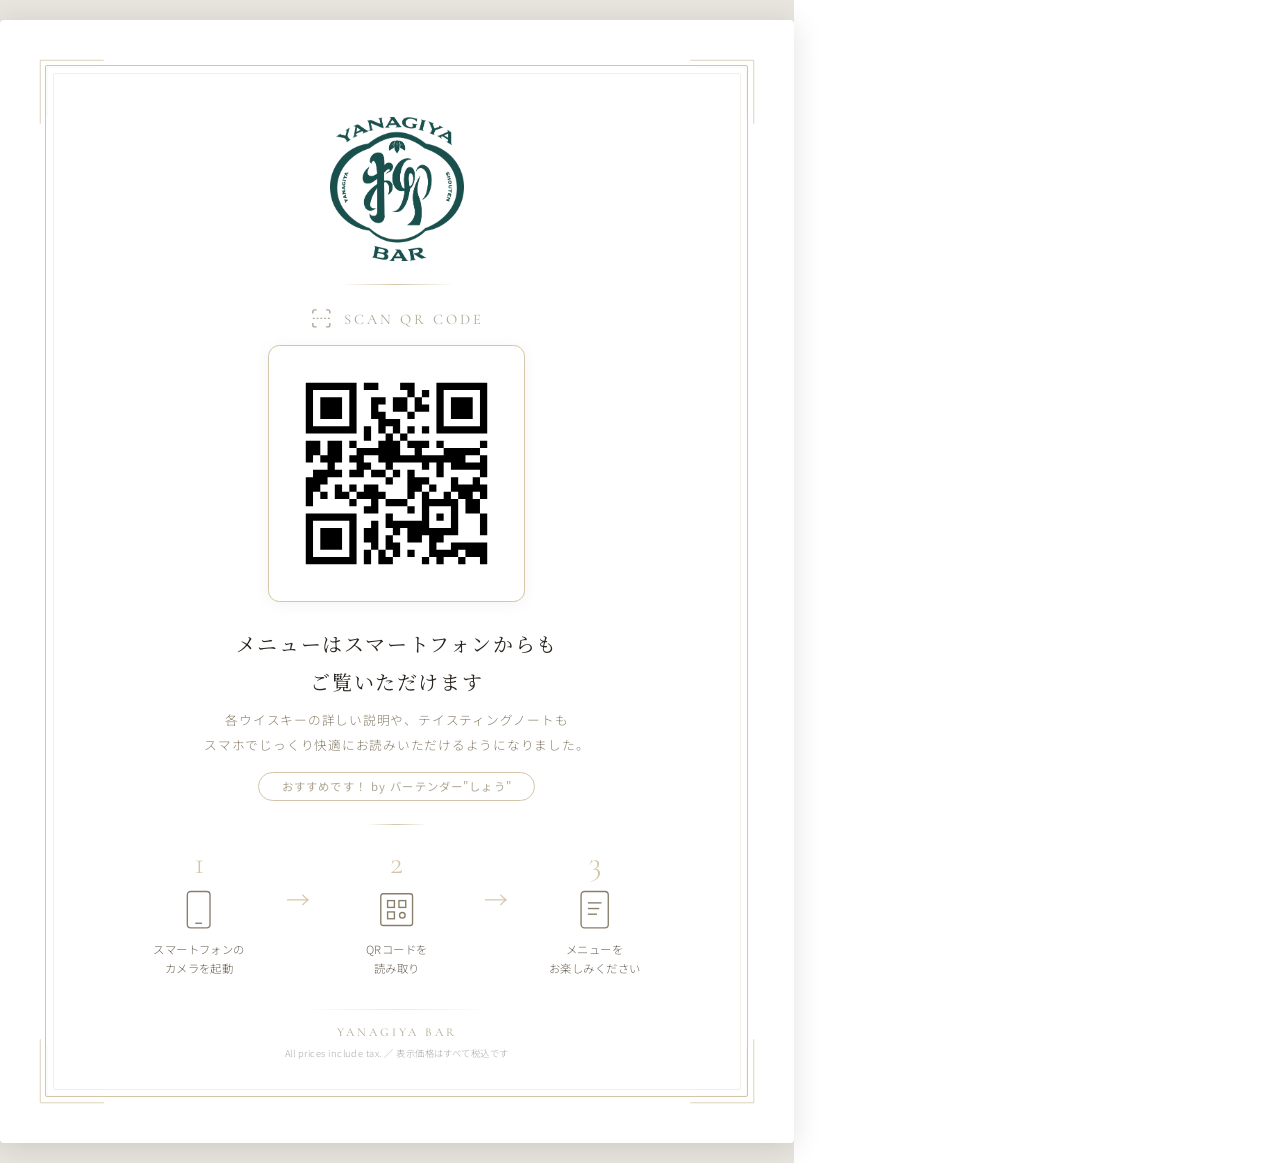
<file: qr-guide.html>
<!DOCTYPE html>
<html lang="ja">
<head>
<meta charset="UTF-8">
<meta name="viewport" content="width=device-width, initial-scale=1.0">
<title>柳屋BAR ― メニューQRコード</title>
<link rel="preconnect" href="https://fonts.googleapis.com">
<link href="https://fonts.googleapis.com/css2?family=Noto+Serif+JP:wght@300;400;500;600&family=Noto+Sans+JP:wght@300;400;500&family=Cormorant+Garamond:ital,wght@0,300;0,400;0,500;0,600;1,300&display=swap" rel="stylesheet">
<style>
*,*::before,*::after{margin:0;padding:0;box-sizing:border-box}

@page{size:A4 portrait;margin:0}
html,body{
  margin:0;padding:0;
  width:210mm;height:297mm;
  background:#fff;
  font-family:'Noto Sans JP','Hiragino Kaku Gothic ProN',sans-serif;
  -webkit-print-color-adjust:exact;
  print-color-adjust:exact;
}

.page{
  width:210mm;height:297mm;
  display:flex;flex-direction:column;
  align-items:center;justify-content:center;
  text-align:center;
  position:relative;
  background:#fff;
  padding:18mm 20mm 14mm;
}

/* Border */
.page::before{
  content:'';position:absolute;inset:12mm;
  border:1px solid #d4c5a9;border-radius:2px;pointer-events:none;
}
.page::after{
  content:'';position:absolute;inset:14mm;
  border:1px solid rgba(212,197,169,.3);border-radius:2px;pointer-events:none;
}

/* Corners */
.corner{position:absolute;width:18mm;height:18mm;pointer-events:none}
.corner svg{width:100%;height:100%}
.corner-tl{top:10mm;left:10mm}
.corner-tr{top:10mm;right:10mm;transform:scaleX(-1)}
.corner-bl{bottom:10mm;left:10mm;transform:scaleY(-1)}
.corner-br{bottom:10mm;right:10mm;transform:scale(-1,-1)}

/* Logo */
.logo{
  width:38mm;height:38mm;
  object-fit:contain;
  margin-bottom:6mm;
  opacity:.9;
}

/* Divider */
.divider{
  width:30mm;height:1px;
  background:linear-gradient(90deg,transparent,#d4c5a9,transparent);
  margin:0 auto 6mm;
}
.divider-sm{
  width:16mm;height:1px;
  background:linear-gradient(90deg,transparent,#d4c5a9,transparent);
  margin:0 auto 6mm;
}

/* Scan label */
.scan-icon{
  display:flex;align-items:center;justify-content:center;
  gap:3mm;margin-bottom:4mm;
}
.scan-icon svg{width:6mm;height:6mm}
.scan-label{
  font-family:'Cormorant Garamond',serif;
  font-size:11pt;font-weight:400;
  letter-spacing:.2em;color:#b0a895;
}

/* QR */
.qr-box{
  width:68mm;height:68mm;
  padding:4mm;
  border:1px solid #d4c5a9;
  border-radius:3mm;background:#fff;
  margin:0 auto 6mm;
  display:flex;align-items:center;justify-content:center;
  box-shadow:0 2px 16px rgba(0,0,0,.05);
}
.qr-box img{width:100%;height:100%;object-fit:contain}

/* Message */
.message-main{
  font-family:'Noto Serif JP',serif;
  font-size:15pt;font-weight:400;
  letter-spacing:.08em;color:#2a2520;
  line-height:1.9;margin-bottom:2mm;
}
.message-sub{
  font-size:9.5pt;font-weight:300;
  letter-spacing:.06em;color:#8a7e6b;
  line-height:1.9;margin-bottom:4mm;
}
.message-rec{
  display:inline-block;
  font-size:8.5pt;font-weight:400;
  letter-spacing:.1em;color:#b0a895;
  border:1px solid #d4c5a9;
  border-radius:20px;padding:1.5mm 6mm;
  margin-bottom:6mm;
}

/* How to */
.howto{
  display:flex;align-items:flex-start;justify-content:center;
  gap:6mm;margin-bottom:8mm;
}
.howto-step{
  display:flex;flex-direction:column;align-items:center;
  width:34mm;
}
.howto-num{
  font-family:'Cormorant Garamond',serif;
  font-size:24pt;font-weight:300;
  color:#d4c5a9;line-height:1;margin-bottom:2mm;
}
.howto-icon{width:12mm;height:12mm;margin-bottom:2mm}
.howto-icon svg{width:100%;height:100%}
.howto-text{
  font-size:8.5pt;font-weight:300;
  color:#6b6155;letter-spacing:.04em;
  line-height:1.7;text-align:center;
}
.howto-arrow{
  font-size:18pt;color:#d4c5a9;
  margin-top:9mm;font-weight:300;
}

/* Footer */
.footer-line{
  width:50mm;height:1px;
  background:linear-gradient(90deg,transparent,rgba(212,197,169,.4),transparent);
  margin:0 auto 4mm;
}
.footer-name{
  font-family:'Cormorant Garamond',serif;
  font-size:9pt;font-weight:400;
  letter-spacing:.25em;color:#b0a895;
}
.footer-note{
  font-size:7pt;font-weight:300;
  color:#aaa;margin-top:2mm;letter-spacing:.05em;
}

@media print{
  html,body{width:210mm;height:297mm}
  .page{break-after:avoid}
}

@media screen{
  body{
    display:flex;justify-content:center;align-items:flex-start;
    min-height:100vh;background:#e8e4de;padding:20px 0;
    width:auto;height:auto;
  }
  .page{
    box-shadow:0 4px 30px rgba(0,0,0,.12);
    border-radius:4px;flex-shrink:0;
  }
}
</style>
</head>
<body>

<div class="page">

  <!-- Corners -->
  <div class="corner corner-tl"><svg viewBox="0 0 60 60" fill="none"><path d="M2 58 V2 H58" stroke="#d4c5a9" stroke-width=".7"/><path d="M8 52 V8 H52" stroke="#d4c5a9" stroke-width=".3" opacity=".4"/></svg></div>
  <div class="corner corner-tr"><svg viewBox="0 0 60 60" fill="none"><path d="M2 58 V2 H58" stroke="#d4c5a9" stroke-width=".7"/><path d="M8 52 V8 H52" stroke="#d4c5a9" stroke-width=".3" opacity=".4"/></svg></div>
  <div class="corner corner-bl"><svg viewBox="0 0 60 60" fill="none"><path d="M2 58 V2 H58" stroke="#d4c5a9" stroke-width=".7"/><path d="M8 52 V8 H52" stroke="#d4c5a9" stroke-width=".3" opacity=".4"/></svg></div>
  <div class="corner corner-br"><svg viewBox="0 0 60 60" fill="none"><path d="M2 58 V2 H58" stroke="#d4c5a9" stroke-width=".7"/><path d="M8 52 V8 H52" stroke="#d4c5a9" stroke-width=".3" opacity=".4"/></svg></div>

  <!-- Logo -->
  <img class="logo" src="yanagiya-symbol.png" alt="柳屋BAR">

  <div class="divider"></div>

  <!-- Scan label -->
  <div class="scan-icon">
    <svg viewBox="0 0 24 24" fill="none" stroke="#b0a895" stroke-width="1.5"><path d="M7 3H5a2 2 0 0 0-2 2v2m0 10v2a2 2 0 0 0 2 2h2m10-18h2a2 2 0 0 1 2 2v2m0 10v2a2 2 0 0 1-2 2h-2"/><line x1="3" y1="12" x2="21" y2="12" stroke-dasharray="2 2"/></svg>
    <span class="scan-label">SCAN QR CODE</span>
  </div>

  <!-- QR Code -->
  <div class="qr-box">
    <img src="yanagiya-bar.svg" alt="QR Code">
  </div>

  <!-- Message -->
  <div class="message-main">メニューはスマートフォンからも<br>ご覧いただけます</div>
  <div class="message-sub">
    各ウイスキーの詳しい説明や、テイスティングノートも<br>
    スマホでじっくり快適にお読みいただけるようになりました。
  </div>
  <div class="message-rec">おすすめです！ by バーテンダー"しょう"</div>

  <div class="divider-sm"></div>

  <!-- How to -->
  <div class="howto">
    <div class="howto-step">
      <div class="howto-num">1</div>
      <div class="howto-icon"><svg viewBox="0 0 40 40" fill="none" stroke="#8a7e6b" stroke-width="1.2"><rect x="10" y="4" width="20" height="32" rx="3"/><line x1="17" y1="32" x2="23" y2="32"/></svg></div>
      <div class="howto-text">スマートフォンの<br>カメラを起動</div>
    </div>
    <div class="howto-arrow">→</div>
    <div class="howto-step">
      <div class="howto-num">2</div>
      <div class="howto-icon"><svg viewBox="0 0 40 40" fill="none" stroke="#8a7e6b" stroke-width="1.2"><rect x="6" y="6" width="28" height="28" rx="2"/><rect x="12" y="12" width="6" height="6"/><rect x="22" y="12" width="6" height="6"/><rect x="12" y="22" width="6" height="6"/><circle cx="25" cy="25" r="2.5"/></svg></div>
      <div class="howto-text">QRコードを<br>読み取り</div>
    </div>
    <div class="howto-arrow">→</div>
    <div class="howto-step">
      <div class="howto-num">3</div>
      <div class="howto-icon"><svg viewBox="0 0 40 40" fill="none" stroke="#8a7e6b" stroke-width="1.2"><rect x="8" y="4" width="24" height="32" rx="3"/><line x1="14" y1="14" x2="26" y2="14"/><line x1="14" y1="19" x2="24" y2="19"/><line x1="14" y1="24" x2="22" y2="24"/></svg></div>
      <div class="howto-text">メニューを<br>お楽しみください</div>
    </div>
  </div>

  <!-- Footer -->
  <div class="footer-line"></div>
  <div class="footer-name">YANAGIYA BAR</div>
  <div class="footer-note">All prices include tax. ／ 表示価格はすべて税込です</div>

</div>

</body>
</html>
</file>
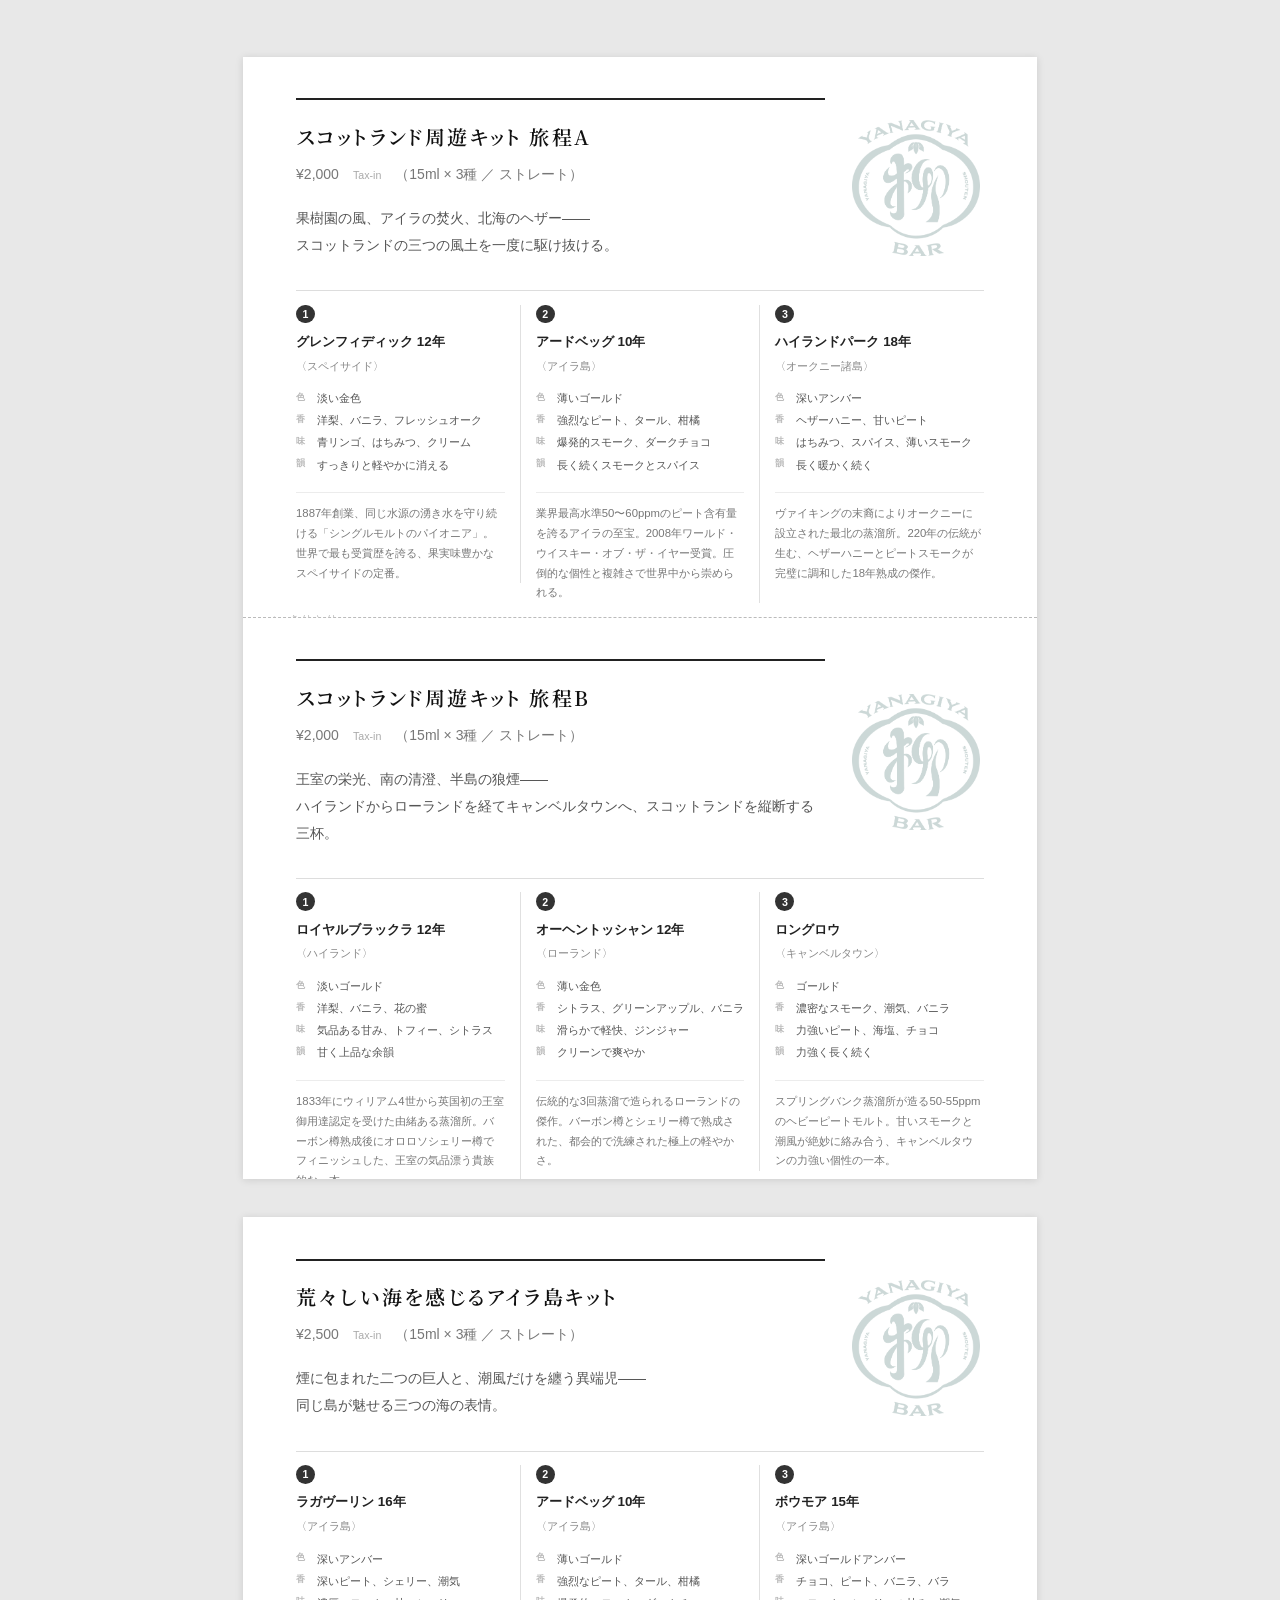
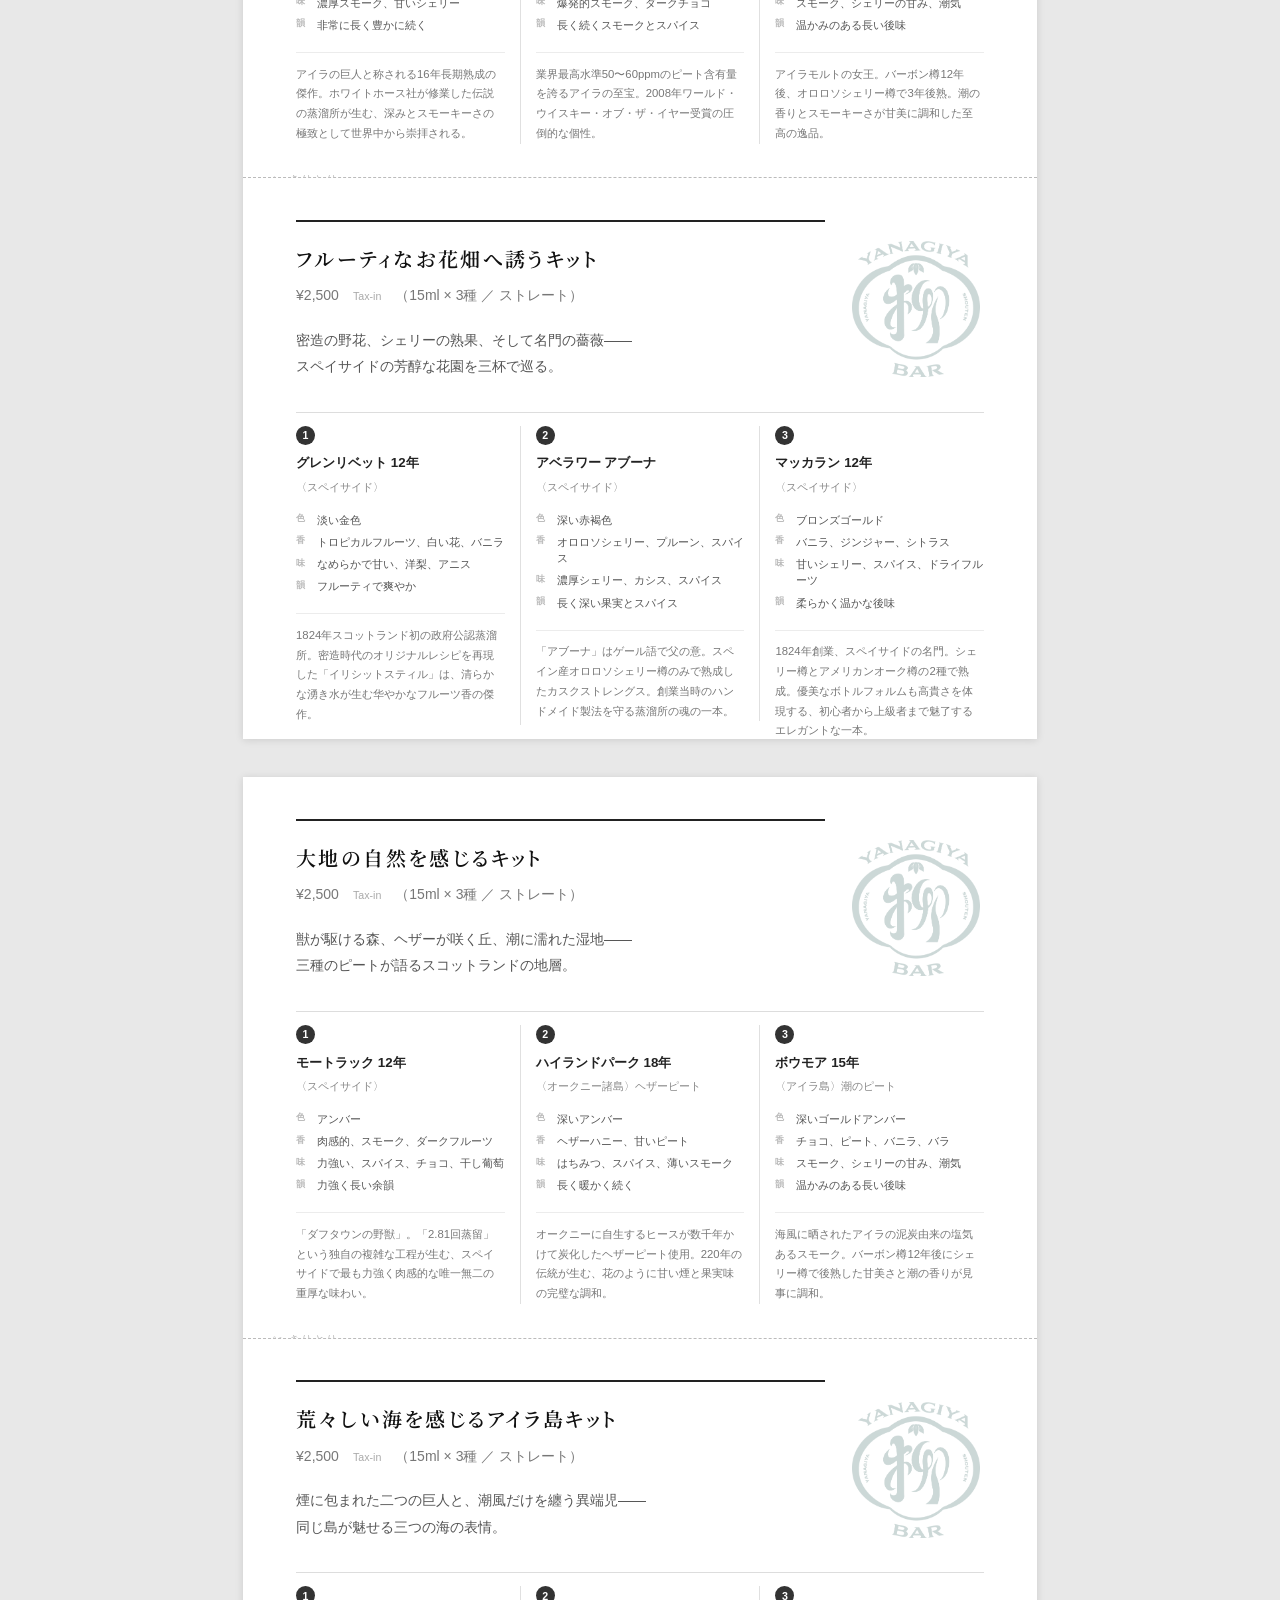
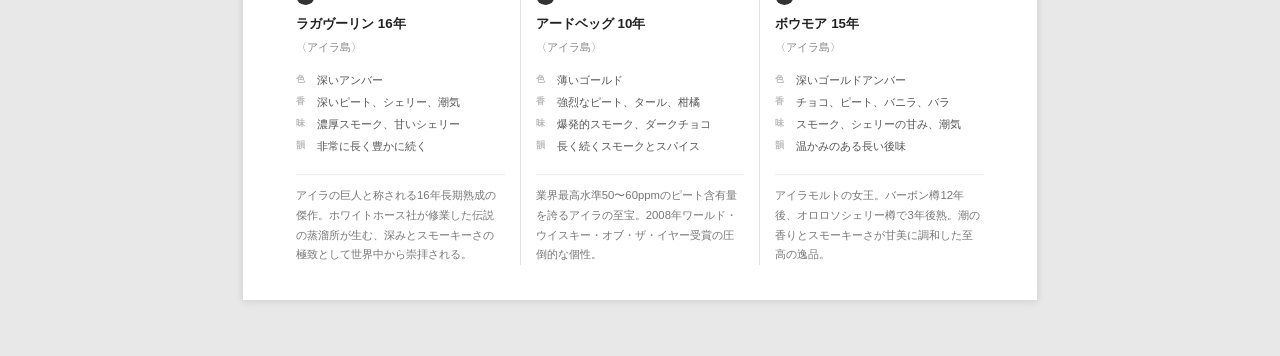
<file: set-menu-card.html>
<!DOCTYPE html>
<html lang="ja">
<head>
  <meta charset="UTF-8">
  <title>柳屋Bar セットメニュー説明カード</title>
  <link rel="preconnect" href="https://fonts.googleapis.com">
  <link href="https://fonts.googleapis.com/css2?family=Noto+Serif+JP:wght@300;400;500;600;700&family=Cormorant+Garamond:ital,wght@0,300;0,400;0,500;0,600;1,300;1,400&display=swap" rel="stylesheet">
  <link rel="stylesheet" href="index.css">
  <style>
    /* ─── Card padding / overall spacing overrides ─── */
    .card          { padding: 11mm 14mm 16mm 14mm; }
    .card-title-bar { font-size: 15pt; font-family: "Noto Serif JP", "Hiragino Mincho ProN", "Yu Mincho", serif; font-weight: 600; letter-spacing: 0.12em; }
    .card-price     { margin-top: 2mm; font-size: 10.5pt; }
    .card-header    { padding-top: 5mm; margin-bottom: 5mm; }
    .card-desc      { font-size: 10.5pt; line-height: 1.9; margin-bottom: 5mm; }
    .card-divider   { margin: 3.5mm 0; }
    .card-footnote  { margin-top: 4mm; font-size: 9.5pt; }

    /* ─── Tax-in label ─── */
    .card-price-taxin { font-size: 8pt; color: #aaa; font-weight: 300; }

    /* ─── Horizontal bottle columns ─── */
    .card-bottles {
      display: flex;
      align-items: flex-start;
    }
    .card-bottles .card-bottle {
      flex: 1;
      min-width: 0;
      margin-bottom: 0;
      padding: 0 4mm;
      border-right: 0.5px solid #e0e0e0;
    }
    .card-bottles .card-bottle:first-child { padding-left: 0; }
    .card-bottles .card-bottle:last-child  { padding-right: 0; border-right: none; }
    .card-bottles .card-bottle-header { align-items: flex-start; flex-wrap: wrap; gap: 0; }
    .card-bottles .card-bottle-num    { flex-shrink: 0; }
    .card-bottles .card-bottle-name   { font-size: 10pt; display: block; line-height: 1.35; width: 100%; margin-top: 2.5mm; }
    .card-bottles .card-bottle-region { font-size: 8pt; margin-left: 0; display: block; margin-top: 1.5mm; color: #888; }

    /* ─── Tasting notes ─── */
    .card-tasting { margin-top: 4mm; }
    .card-tasting-row { display: flex; gap: 1.5mm; margin-bottom: 1.5mm; line-height: 1.45; }
    .card-tasting-label {
      font-size: 7pt;
      color: #bbb;
      font-weight: 700;
      flex-shrink: 0;
      width: 4mm;
      padding-top: 0.5px;
    }
    .card-tasting-val { font-size: 8.5pt; color: #555; font-weight: 300; }

    /* ─── Bottle summary text ─── */
    .card-bottle-summary {
      font-size: 8.5pt;
      color: #777;
      line-height: 1.75;
      margin-top: 5mm;
      font-weight: 300;
      border-top: 0.5px solid #ececec;
      padding-top: 3mm;
    }

    /* ─── Logo repositioned to right of header+desc ─── */
    .card-top { display: flex; align-items: center; gap: 6mm; }
    .card-top-text { flex: 1; min-width: 0; }
    .card-logo { position: static; width: 36mm; height: 36mm; opacity: 0.2; flex-shrink: 0; }
  </style>
</head>
<body>

<!-- ============================================================
     SHEET 1: 周遊A / 周遊B
     ============================================================ -->
<div class="card-sheet">

  <div class="card">
    <div class="card-top">
      <div class="card-top-text">
        <div class="card-header">
          <div class="card-title-bar">スコットランド周遊キット 旅程A</div>
          <div class="card-price">¥2,000　<span class="card-price-taxin">Tax-in</span>　（15ml × 3種 ／ ストレート）</div>
        </div>
        <div class="card-desc">
          果樹園の風、アイラの焚火、北海のヘザー——<br>スコットランドの三つの風土を一度に駆け抜ける。
        </div>
      </div>
      <img src="yanagiya-symbol.png" alt="" class="card-logo">
    </div>
    <div class="card-divider"></div>
    <div class="card-bottles">
      <div class="card-bottle">
        <div class="card-bottle-header">
          <span class="card-bottle-num">1</span>
          <span class="card-bottle-name">グレンフィディック 12年</span>
          <span class="card-bottle-region">〈スペイサイド〉</span>
        </div>
        <div class="card-tasting">
          <div class="card-tasting-row"><span class="card-tasting-label">色</span><span class="card-tasting-val">淡い金色</span></div>
          <div class="card-tasting-row"><span class="card-tasting-label">香</span><span class="card-tasting-val">洋梨、バニラ、フレッシュオーク</span></div>
          <div class="card-tasting-row"><span class="card-tasting-label">味</span><span class="card-tasting-val">青リンゴ、はちみつ、クリーム</span></div>
          <div class="card-tasting-row"><span class="card-tasting-label">韻</span><span class="card-tasting-val">すっきりと軽やかに消える</span></div>
        </div>
        <div class="card-bottle-summary">1887年創業、同じ水源の湧き水を守り続ける「シングルモルトのパイオニア」。世界で最も受賞歴を誇る、果実味豊かなスペイサイドの定番。</div>
      </div>
      <div class="card-bottle">
        <div class="card-bottle-header">
          <span class="card-bottle-num">2</span>
          <span class="card-bottle-name">アードベッグ 10年</span>
          <span class="card-bottle-region">〈アイラ島〉</span>
        </div>
        <div class="card-tasting">
          <div class="card-tasting-row"><span class="card-tasting-label">色</span><span class="card-tasting-val">薄いゴールド</span></div>
          <div class="card-tasting-row"><span class="card-tasting-label">香</span><span class="card-tasting-val">強烈なピート、タール、柑橘</span></div>
          <div class="card-tasting-row"><span class="card-tasting-label">味</span><span class="card-tasting-val">爆発的スモーク、ダークチョコ</span></div>
          <div class="card-tasting-row"><span class="card-tasting-label">韻</span><span class="card-tasting-val">長く続くスモークとスパイス</span></div>
        </div>
        <div class="card-bottle-summary">業界最高水準50〜60ppmのピート含有量を誇るアイラの至宝。2008年ワールド・ウイスキー・オブ・ザ・イヤー受賞。圧倒的な個性と複雑さで世界中から崇められる。</div>
      </div>
      <div class="card-bottle">
        <div class="card-bottle-header">
          <span class="card-bottle-num">3</span>
          <span class="card-bottle-name">ハイランドパーク 18年</span>
          <span class="card-bottle-region">〈オークニー諸島〉</span>
        </div>
        <div class="card-tasting">
          <div class="card-tasting-row"><span class="card-tasting-label">色</span><span class="card-tasting-val">深いアンバー</span></div>
          <div class="card-tasting-row"><span class="card-tasting-label">香</span><span class="card-tasting-val">ヘザーハニー、甘いピート</span></div>
          <div class="card-tasting-row"><span class="card-tasting-label">味</span><span class="card-tasting-val">はちみつ、スパイス、薄いスモーク</span></div>
          <div class="card-tasting-row"><span class="card-tasting-label">韻</span><span class="card-tasting-val">長く暖かく続く</span></div>
        </div>
        <div class="card-bottle-summary">ヴァイキングの末裔によりオークニーに設立された最北の蒸溜所。220年の伝統が生む、ヘザーハニーとピートスモークが完璧に調和した18年熟成の傑作。</div>
      </div>
    </div>
  </div>

  <div class="card">
    <div class="card-top">
      <div class="card-top-text">
        <div class="card-header">
          <div class="card-title-bar">スコットランド周遊キット 旅程B</div>
          <div class="card-price">¥2,000　<span class="card-price-taxin">Tax-in</span>　（15ml × 3種 ／ ストレート）</div>
        </div>
        <div class="card-desc">
          王室の栄光、南の清澄、半島の狼煙——<br>ハイランドからローランドを経てキャンベルタウンへ、スコットランドを縦断する三杯。
        </div>
      </div>
      <img src="yanagiya-symbol.png" alt="" class="card-logo">
    </div>
    <div class="card-divider"></div>
    <div class="card-bottles">
      <div class="card-bottle">
        <div class="card-bottle-header">
          <span class="card-bottle-num">1</span>
          <span class="card-bottle-name">ロイヤルブラックラ 12年</span>
          <span class="card-bottle-region">〈ハイランド〉</span>
        </div>
        <div class="card-tasting">
          <div class="card-tasting-row"><span class="card-tasting-label">色</span><span class="card-tasting-val">淡いゴールド</span></div>
          <div class="card-tasting-row"><span class="card-tasting-label">香</span><span class="card-tasting-val">洋梨、バニラ、花の蜜</span></div>
          <div class="card-tasting-row"><span class="card-tasting-label">味</span><span class="card-tasting-val">気品ある甘み、トフィー、シトラス</span></div>
          <div class="card-tasting-row"><span class="card-tasting-label">韻</span><span class="card-tasting-val">甘く上品な余韻</span></div>
        </div>
        <div class="card-bottle-summary">1833年にウィリアム4世から英国初の王室御用達認定を受けた由緒ある蒸溜所。バーボン樽熟成後にオロロソシェリー樽でフィニッシュした、王室の気品漂う貴族的な一本。</div>
      </div>
      <div class="card-bottle">
        <div class="card-bottle-header">
          <span class="card-bottle-num">2</span>
          <span class="card-bottle-name">オーヘントッシャン 12年</span>
          <span class="card-bottle-region">〈ローランド〉</span>
        </div>
        <div class="card-tasting">
          <div class="card-tasting-row"><span class="card-tasting-label">色</span><span class="card-tasting-val">薄い金色</span></div>
          <div class="card-tasting-row"><span class="card-tasting-label">香</span><span class="card-tasting-val">シトラス、グリーンアップル、バニラ</span></div>
          <div class="card-tasting-row"><span class="card-tasting-label">味</span><span class="card-tasting-val">滑らかで軽快、ジンジャー</span></div>
          <div class="card-tasting-row"><span class="card-tasting-label">韻</span><span class="card-tasting-val">クリーンで爽やか</span></div>
        </div>
        <div class="card-bottle-summary">伝統的な3回蒸溜で造られるローランドの傑作。バーボン樽とシェリー樽で熟成された、都会的で洗練された極上の軽やかさ。</div>
      </div>
      <div class="card-bottle">
        <div class="card-bottle-header">
          <span class="card-bottle-num">3</span>
          <span class="card-bottle-name">ロングロウ</span>
          <span class="card-bottle-region">〈キャンベルタウン〉</span>
        </div>
        <div class="card-tasting">
          <div class="card-tasting-row"><span class="card-tasting-label">色</span><span class="card-tasting-val">ゴールド</span></div>
          <div class="card-tasting-row"><span class="card-tasting-label">香</span><span class="card-tasting-val">濃密なスモーク、潮気、バニラ</span></div>
          <div class="card-tasting-row"><span class="card-tasting-label">味</span><span class="card-tasting-val">力強いピート、海塩、チョコ</span></div>
          <div class="card-tasting-row"><span class="card-tasting-label">韻</span><span class="card-tasting-val">力強く長く続く</span></div>
        </div>
        <div class="card-bottle-summary">スプリングバンク蒸溜所が造る50-55ppmのヘビーピートモルト。甘いスモークと潮風が絶妙に絡み合う、キャンベルタウンの力強い個性の一本。</div>
      </div>
    </div>
  </div>

</div>

<!-- ============================================================
     SHEET 2: アイラ島 / お花畑
     ============================================================ -->
<div class="card-sheet">

  <div class="card">
    <div class="card-top">
      <div class="card-top-text">
        <div class="card-header">
          <div class="card-title-bar">荒々しい海を感じるアイラ島キット</div>
          <div class="card-price">¥2,500　<span class="card-price-taxin">Tax-in</span>　（15ml × 3種 ／ ストレート）</div>
        </div>
        <div class="card-desc">
          煙に包まれた二つの巨人と、潮風だけを纏う異端児——<br>同じ島が魅せる三つの海の表情。
        </div>
      </div>
      <img src="yanagiya-symbol.png" alt="" class="card-logo">
    </div>
    <div class="card-divider"></div>
    <div class="card-bottles">
      <div class="card-bottle">
        <div class="card-bottle-header">
          <span class="card-bottle-num">1</span>
          <span class="card-bottle-name">ラガヴーリン 16年</span>
          <span class="card-bottle-region">〈アイラ島〉</span>
        </div>
        <div class="card-tasting">
          <div class="card-tasting-row"><span class="card-tasting-label">色</span><span class="card-tasting-val">深いアンバー</span></div>
          <div class="card-tasting-row"><span class="card-tasting-label">香</span><span class="card-tasting-val">深いピート、シェリー、潮気</span></div>
          <div class="card-tasting-row"><span class="card-tasting-label">味</span><span class="card-tasting-val">濃厚スモーク、甘いシェリー</span></div>
          <div class="card-tasting-row"><span class="card-tasting-label">韻</span><span class="card-tasting-val">非常に長く豊かに続く</span></div>
        </div>
        <div class="card-bottle-summary">アイラの巨人と称される16年長期熟成の傑作。ホワイトホース社が修業した伝説の蒸溜所が生む、深みとスモーキーさの極致として世界中から崇拝される。</div>
      </div>
      <div class="card-bottle">
        <div class="card-bottle-header">
          <span class="card-bottle-num">2</span>
          <span class="card-bottle-name">アードベッグ 10年</span>
          <span class="card-bottle-region">〈アイラ島〉</span>
        </div>
        <div class="card-tasting">
          <div class="card-tasting-row"><span class="card-tasting-label">色</span><span class="card-tasting-val">薄いゴールド</span></div>
          <div class="card-tasting-row"><span class="card-tasting-label">香</span><span class="card-tasting-val">強烈なピート、タール、柑橘</span></div>
          <div class="card-tasting-row"><span class="card-tasting-label">味</span><span class="card-tasting-val">爆発的スモーク、ダークチョコ</span></div>
          <div class="card-tasting-row"><span class="card-tasting-label">韻</span><span class="card-tasting-val">長く続くスモークとスパイス</span></div>
        </div>
        <div class="card-bottle-summary">業界最高水準50〜60ppmのピート含有量を誇るアイラの至宝。2008年ワールド・ウイスキー・オブ・ザ・イヤー受賞の圧倒的な個性。</div>
      </div>
      <div class="card-bottle">
        <div class="card-bottle-header">
          <span class="card-bottle-num">3</span>
          <span class="card-bottle-name">ボウモア 15年</span>
          <span class="card-bottle-region">〈アイラ島〉</span>
        </div>
        <div class="card-tasting">
          <div class="card-tasting-row"><span class="card-tasting-label">色</span><span class="card-tasting-val">深いゴールドアンバー</span></div>
          <div class="card-tasting-row"><span class="card-tasting-label">香</span><span class="card-tasting-val">チョコ、ピート、バニラ、バラ</span></div>
          <div class="card-tasting-row"><span class="card-tasting-label">味</span><span class="card-tasting-val">スモーク、シェリーの甘み、潮気</span></div>
          <div class="card-tasting-row"><span class="card-tasting-label">韻</span><span class="card-tasting-val">温かみのある長い後味</span></div>
        </div>
        <div class="card-bottle-summary">アイラモルトの女王。バーボン樽12年後、オロロソシェリー樽で3年後熟。潮の香りとスモーキーさが甘美に調和した至高の逸品。</div>
      </div>
    </div>
  </div>

  <div class="card">
    <div class="card-top">
      <div class="card-top-text">
        <div class="card-header">
          <div class="card-title-bar">フルーティなお花畑へ誘うキット</div>
          <div class="card-price">¥2,500　<span class="card-price-taxin">Tax-in</span>　（15ml × 3種 ／ ストレート）</div>
        </div>
        <div class="card-desc">
          密造の野花、シェリーの熟果、そして名門の薔薇——<br>スペイサイドの芳醇な花園を三杯で巡る。
        </div>
      </div>
      <img src="yanagiya-symbol.png" alt="" class="card-logo">
    </div>
    <div class="card-divider"></div>
    <div class="card-bottles">
      <div class="card-bottle">
        <div class="card-bottle-header">
          <span class="card-bottle-num">1</span>
          <span class="card-bottle-name">グレンリベット 12年</span>
          <span class="card-bottle-region">〈スペイサイド〉</span>
        </div>
        <div class="card-tasting">
          <div class="card-tasting-row"><span class="card-tasting-label">色</span><span class="card-tasting-val">淡い金色</span></div>
          <div class="card-tasting-row"><span class="card-tasting-label">香</span><span class="card-tasting-val">トロピカルフルーツ、白い花、バニラ</span></div>
          <div class="card-tasting-row"><span class="card-tasting-label">味</span><span class="card-tasting-val">なめらかで甘い、洋梨、アニス</span></div>
          <div class="card-tasting-row"><span class="card-tasting-label">韻</span><span class="card-tasting-val">フルーティで爽やか</span></div>
        </div>
        <div class="card-bottle-summary">1824年スコットランド初の政府公認蒸溜所。密造時代のオリジナルレシピを再現した「イリシットスティル」は、清らかな湧き水が生む华やかなフルーツ香の傑作。</div>
      </div>
      <div class="card-bottle">
        <div class="card-bottle-header">
          <span class="card-bottle-num">2</span>
          <span class="card-bottle-name">アベラワー アブーナ</span>
          <span class="card-bottle-region">〈スペイサイド〉</span>
        </div>
        <div class="card-tasting">
          <div class="card-tasting-row"><span class="card-tasting-label">色</span><span class="card-tasting-val">深い赤褐色</span></div>
          <div class="card-tasting-row"><span class="card-tasting-label">香</span><span class="card-tasting-val">オロロソシェリー、プルーン、スパイス</span></div>
          <div class="card-tasting-row"><span class="card-tasting-label">味</span><span class="card-tasting-val">濃厚シェリー、カシス、スパイス</span></div>
          <div class="card-tasting-row"><span class="card-tasting-label">韻</span><span class="card-tasting-val">長く深い果実とスパイス</span></div>
        </div>
        <div class="card-bottle-summary">「アブーナ」はゲール語で父の意。スペイン産オロロソシェリー樽のみで熟成したカスクストレングス。創業当時のハンドメイド製法を守る蒸溜所の魂の一本。</div>
      </div>
      <div class="card-bottle">
        <div class="card-bottle-header">
          <span class="card-bottle-num">3</span>
          <span class="card-bottle-name">マッカラン 12年</span>
          <span class="card-bottle-region">〈スペイサイド〉</span>
        </div>
        <div class="card-tasting">
          <div class="card-tasting-row"><span class="card-tasting-label">色</span><span class="card-tasting-val">ブロンズゴールド</span></div>
          <div class="card-tasting-row"><span class="card-tasting-label">香</span><span class="card-tasting-val">バニラ、ジンジャー、シトラス</span></div>
          <div class="card-tasting-row"><span class="card-tasting-label">味</span><span class="card-tasting-val">甘いシェリー、スパイス、ドライフルーツ</span></div>
          <div class="card-tasting-row"><span class="card-tasting-label">韻</span><span class="card-tasting-val">柔らかく温かな後味</span></div>
        </div>
        <div class="card-bottle-summary">1824年創業、スペイサイドの名門。シェリー樽とアメリカンオーク樽の2種で熟成。優美なボトルフォルムも高貴さを体現する、初心者から上級者まで魅了するエレガントな一本。</div>
      </div>
    </div>
  </div>

</div>

<!-- ============================================================
     SHEET 3: 大地
     ============================================================ -->
<div class="card-sheet">

  <div class="card">
    <div class="card-top">
      <div class="card-top-text">
        <div class="card-header">
          <div class="card-title-bar">大地の自然を感じるキット</div>
          <div class="card-price">¥2,500　<span class="card-price-taxin">Tax-in</span>　（15ml × 3種 ／ ストレート）</div>
        </div>
        <div class="card-desc">
          獣が駆ける森、ヘザーが咲く丘、潮に濡れた湿地——<br>三種のピートが語るスコットランドの地層。
        </div>
      </div>
      <img src="yanagiya-symbol.png" alt="" class="card-logo">
    </div>
    <div class="card-divider"></div>
    <div class="card-bottles">
      <div class="card-bottle">
        <div class="card-bottle-header">
          <span class="card-bottle-num">1</span>
          <span class="card-bottle-name">モートラック 12年</span>
          <span class="card-bottle-region">〈スペイサイド〉</span>
        </div>
        <div class="card-tasting">
          <div class="card-tasting-row"><span class="card-tasting-label">色</span><span class="card-tasting-val">アンバー</span></div>
          <div class="card-tasting-row"><span class="card-tasting-label">香</span><span class="card-tasting-val">肉感的、スモーク、ダークフルーツ</span></div>
          <div class="card-tasting-row"><span class="card-tasting-label">味</span><span class="card-tasting-val">力強い、スパイス、チョコ、干し葡萄</span></div>
          <div class="card-tasting-row"><span class="card-tasting-label">韻</span><span class="card-tasting-val">力強く長い余韻</span></div>
        </div>
        <div class="card-bottle-summary">「ダフタウンの野獣」。「2.81回蒸留」という独自の複雑な工程が生む、スペイサイドで最も力強く肉感的な唯一無二の重厚な味わい。</div>
      </div>
      <div class="card-bottle">
        <div class="card-bottle-header">
          <span class="card-bottle-num">2</span>
          <span class="card-bottle-name">ハイランドパーク 18年</span>
          <span class="card-bottle-region">〈オークニー諸島〉ヘザーピート</span>
        </div>
        <div class="card-tasting">
          <div class="card-tasting-row"><span class="card-tasting-label">色</span><span class="card-tasting-val">深いアンバー</span></div>
          <div class="card-tasting-row"><span class="card-tasting-label">香</span><span class="card-tasting-val">ヘザーハニー、甘いピート</span></div>
          <div class="card-tasting-row"><span class="card-tasting-label">味</span><span class="card-tasting-val">はちみつ、スパイス、薄いスモーク</span></div>
          <div class="card-tasting-row"><span class="card-tasting-label">韻</span><span class="card-tasting-val">長く暖かく続く</span></div>
        </div>
        <div class="card-bottle-summary">オークニーに自生するヒースが数千年かけて炭化したヘザーピート使用。220年の伝統が生む、花のように甘い煙と果実味の完璧な調和。</div>
      </div>
      <div class="card-bottle">
        <div class="card-bottle-header">
          <span class="card-bottle-num">3</span>
          <span class="card-bottle-name">ボウモア 15年</span>
          <span class="card-bottle-region">〈アイラ島〉潮のピート</span>
        </div>
        <div class="card-tasting">
          <div class="card-tasting-row"><span class="card-tasting-label">色</span><span class="card-tasting-val">深いゴールドアンバー</span></div>
          <div class="card-tasting-row"><span class="card-tasting-label">香</span><span class="card-tasting-val">チョコ、ピート、バニラ、バラ</span></div>
          <div class="card-tasting-row"><span class="card-tasting-label">味</span><span class="card-tasting-val">スモーク、シェリーの甘み、潮気</span></div>
          <div class="card-tasting-row"><span class="card-tasting-label">韻</span><span class="card-tasting-val">温かみのある長い後味</span></div>
        </div>
        <div class="card-bottle-summary">海風に晒されたアイラの泥炭由来の塩気あるスモーク。バーボン樽12年後にシェリー樽で後熟した甘美さと潮の香りが見事に調和。</div>
      </div>
    </div>
  </div>

  <div class="card">
    <div class="card-top">
      <div class="card-top-text">
        <div class="card-header">
          <div class="card-title-bar">荒々しい海を感じるアイラ島キット</div>
          <div class="card-price">¥2,500　<span class="card-price-taxin">Tax-in</span>　（15ml × 3種 ／ ストレート）</div>
        </div>
        <div class="card-desc">
          煙に包まれた二つの巨人と、潮風だけを纏う異端児——<br>同じ島が魅せる三つの海の表情。
        </div>
      </div>
      <img src="yanagiya-symbol.png" alt="" class="card-logo">
    </div>
    <div class="card-divider"></div>
    <div class="card-bottles">
      <div class="card-bottle">
        <div class="card-bottle-header">
          <span class="card-bottle-num">1</span>
          <span class="card-bottle-name">ラガヴーリン 16年</span>
          <span class="card-bottle-region">〈アイラ島〉</span>
        </div>
        <div class="card-tasting">
          <div class="card-tasting-row"><span class="card-tasting-label">色</span><span class="card-tasting-val">深いアンバー</span></div>
          <div class="card-tasting-row"><span class="card-tasting-label">香</span><span class="card-tasting-val">深いピート、シェリー、潮気</span></div>
          <div class="card-tasting-row"><span class="card-tasting-label">味</span><span class="card-tasting-val">濃厚スモーク、甘いシェリー</span></div>
          <div class="card-tasting-row"><span class="card-tasting-label">韻</span><span class="card-tasting-val">非常に長く豊かに続く</span></div>
        </div>
        <div class="card-bottle-summary">アイラの巨人と称される16年長期熟成の傑作。ホワイトホース社が修業した伝説の蒸溜所が生む、深みとスモーキーさの極致として世界中から崇拝される。</div>
      </div>
      <div class="card-bottle">
        <div class="card-bottle-header">
          <span class="card-bottle-num">2</span>
          <span class="card-bottle-name">アードベッグ 10年</span>
          <span class="card-bottle-region">〈アイラ島〉</span>
        </div>
        <div class="card-tasting">
          <div class="card-tasting-row"><span class="card-tasting-label">色</span><span class="card-tasting-val">薄いゴールド</span></div>
          <div class="card-tasting-row"><span class="card-tasting-label">香</span><span class="card-tasting-val">強烈なピート、タール、柑橘</span></div>
          <div class="card-tasting-row"><span class="card-tasting-label">味</span><span class="card-tasting-val">爆発的スモーク、ダークチョコ</span></div>
          <div class="card-tasting-row"><span class="card-tasting-label">韻</span><span class="card-tasting-val">長く続くスモークとスパイス</span></div>
        </div>
        <div class="card-bottle-summary">業界最高水準50〜60ppmのピート含有量を誇るアイラの至宝。2008年ワールド・ウイスキー・オブ・ザ・イヤー受賞の圧倒的な個性。</div>
      </div>
      <div class="card-bottle">
        <div class="card-bottle-header">
          <span class="card-bottle-num">3</span>
          <span class="card-bottle-name">ボウモア 15年</span>
          <span class="card-bottle-region">〈アイラ島〉</span>
        </div>
        <div class="card-tasting">
          <div class="card-tasting-row"><span class="card-tasting-label">色</span><span class="card-tasting-val">深いゴールドアンバー</span></div>
          <div class="card-tasting-row"><span class="card-tasting-label">香</span><span class="card-tasting-val">チョコ、ピート、バニラ、バラ</span></div>
          <div class="card-tasting-row"><span class="card-tasting-label">味</span><span class="card-tasting-val">スモーク、シェリーの甘み、潮気</span></div>
          <div class="card-tasting-row"><span class="card-tasting-label">韻</span><span class="card-tasting-val">温かみのある長い後味</span></div>
        </div>
        <div class="card-bottle-summary">アイラモルトの女王。バーボン樽12年後、オロロソシェリー樽で3年後熟。潮の香りとスモーキーさが甘美に調和した至高の逸品。</div>
      </div>
    </div>
  </div>

</div>

</body>
</html>
</file>
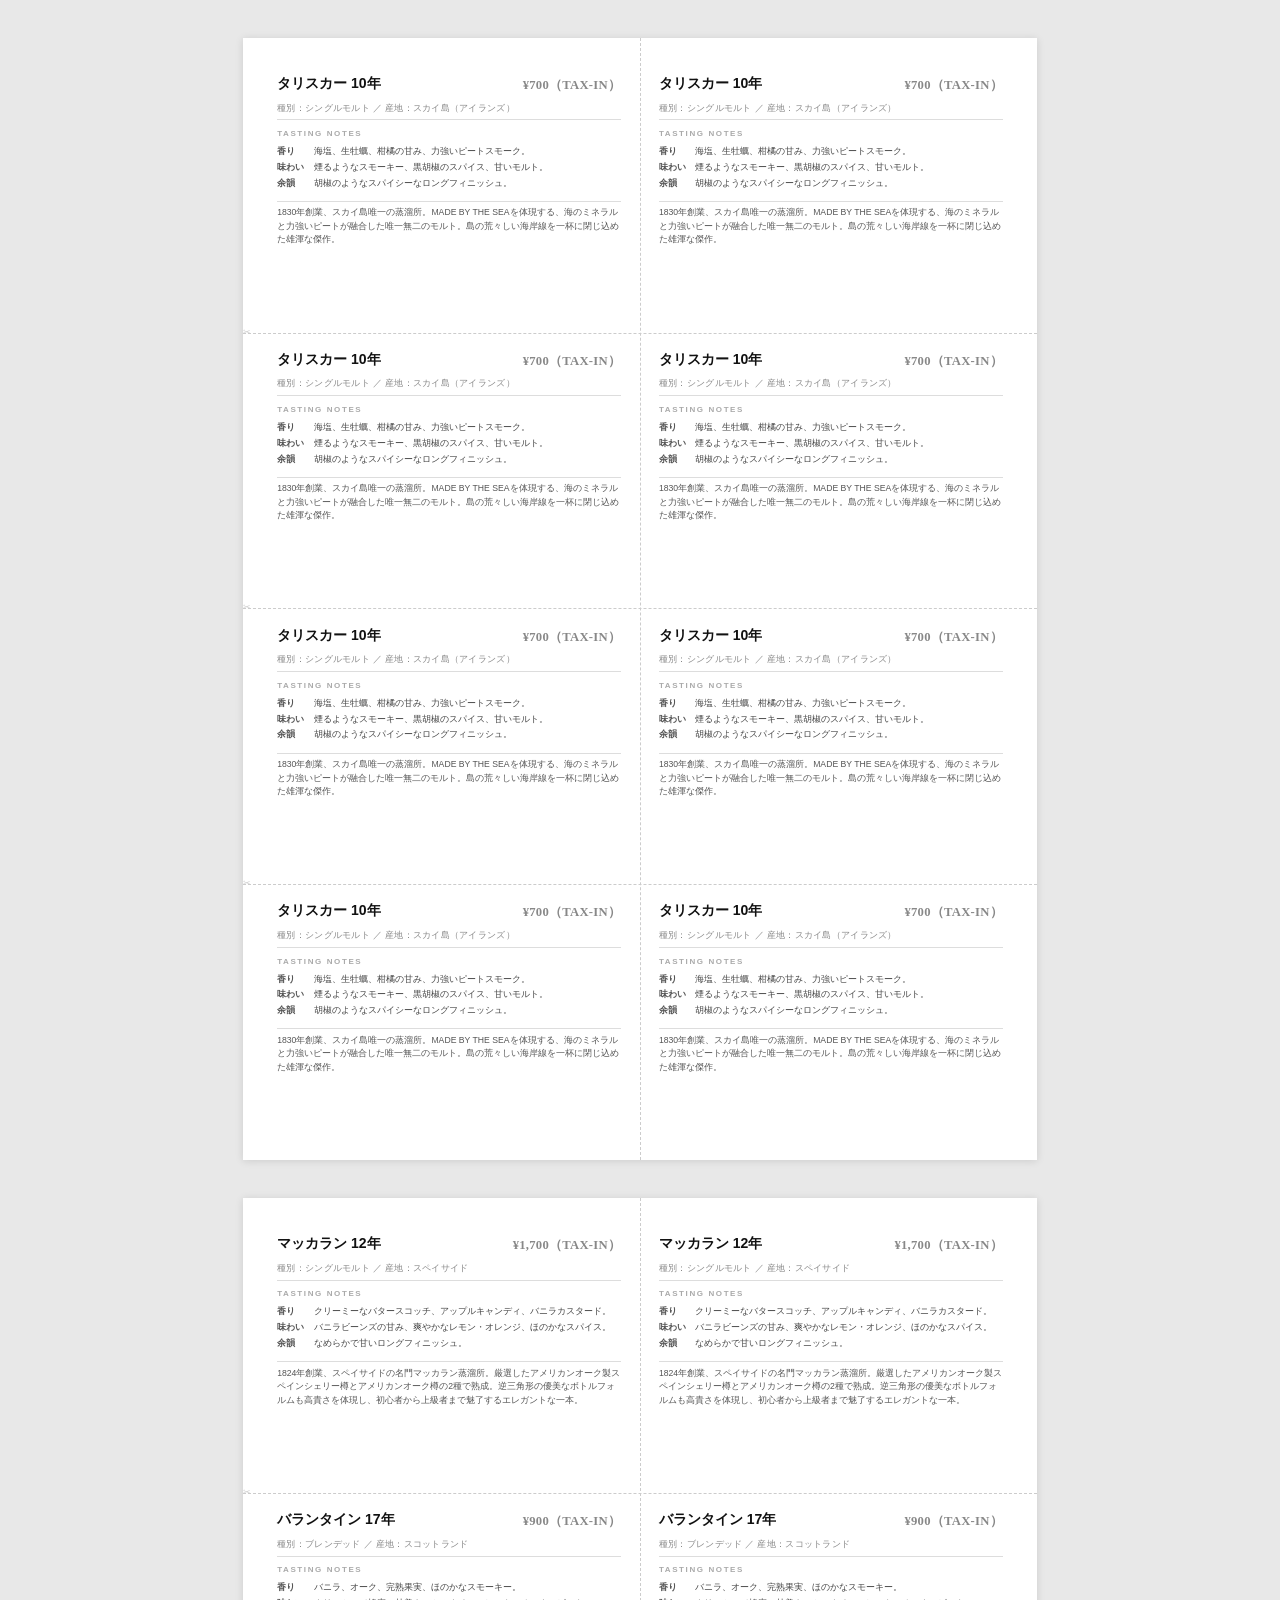
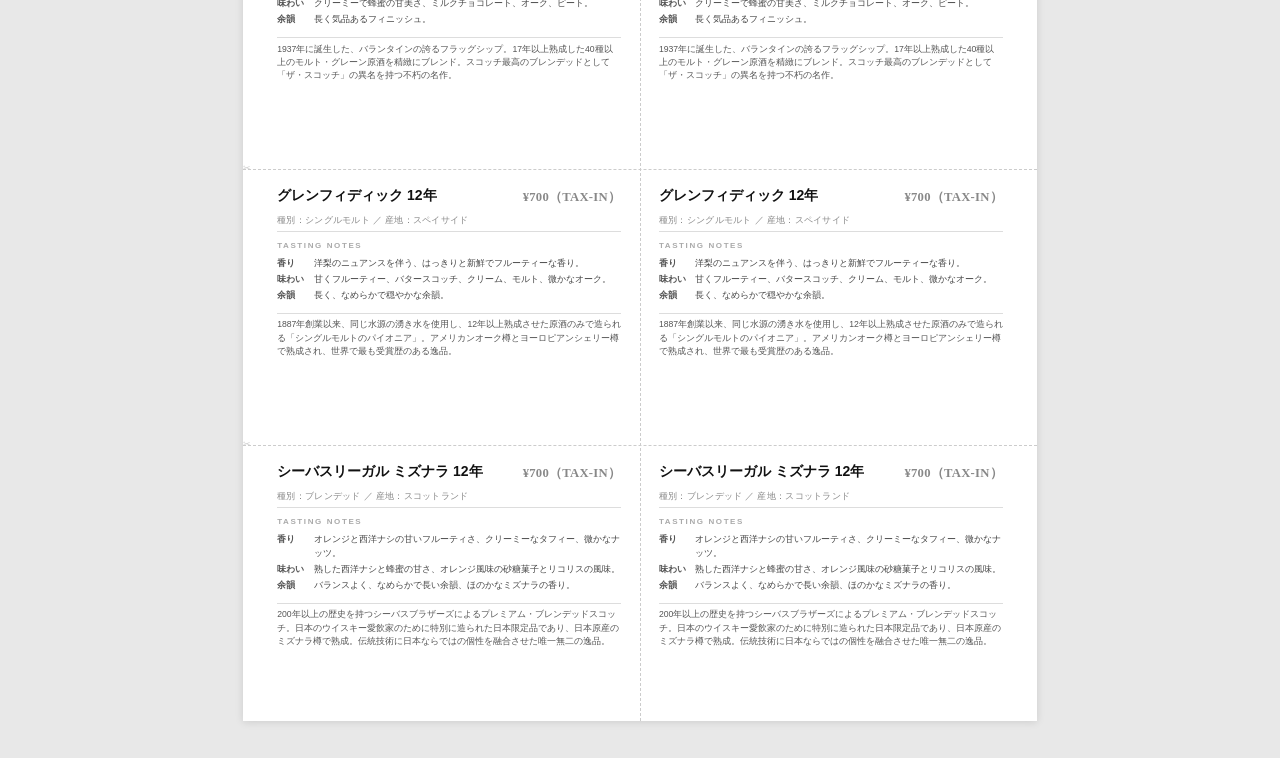
<file: whisky-info-cards-2.html>
<!DOCTYPE html>
<html lang="ja">
<head>
  <meta charset="UTF-8">
  <title>柳屋Bar ウイスキー説明カード 2</title>
  <link rel="stylesheet" href="index.css">
  <style>
    @page {
      size: A4 portrait;
      margin: 0;
    }

    html, body {
      margin: 0;
      padding: 0;
    }

    .card-grid-sheet {
      width: 210mm;
      height: 297mm;
      margin: 0;
      padding: 0 4mm;
      display: grid;
      grid-template-columns: 1fr 1fr;
      grid-template-rows: repeat(4, calc((297mm - 5mm) / 4));
      align-content: end;
      background: #fff;
      page-break-after: always;
      position: relative;
      box-sizing: border-box;
    }
    .card-grid-sheet:last-child {
      page-break-after: auto;
    }

    /* Vertical cut line */
    .card-grid-sheet::before {
      content: "";
      position: absolute;
      top: 0;
      left: 50%;
      width: 0;
      height: 100%;
      border-left: 1.2px dashed #ccc;
      z-index: 10;
      pointer-events: none;
    }

    /* Horizontal cut lines */
    .cut-line-h {
      position: absolute;
      left: 0;
      width: 100%;
      height: 0;
      border-top: 1.2px dashed #ccc;
      z-index: 10;
      pointer-events: none;
    }
    .cut-h-1 { top: calc(5mm + (297mm - 5mm) / 4); }
    .cut-h-2 { top: calc(5mm + (297mm - 5mm) / 4 * 2); }
    .cut-h-3 { top: calc(5mm + (297mm - 5mm) / 4 * 3); }

    /* Scissors marks */
    .scissors-mark {
      position: absolute;
      font-size: 7pt;
      color: #ccc;
      z-index: 20;
      pointer-events: none;
      line-height: 1;
    }
    .scissors-left-1 { top: calc(5mm + (297mm - 5mm) / 4); left: 0; transform: translateY(-50%); }
    .scissors-left-2 { top: calc(5mm + (297mm - 5mm) / 4 * 2); left: 0; transform: translateY(-50%); }
    .scissors-left-3 { top: calc(5mm + (297mm - 5mm) / 4 * 3); left: 0; transform: translateY(-50%); }

    /* Each card */
    .wcard {
      width: 101mm;
      padding: 4.5mm 5mm 3mm 5mm;
      position: relative;
      overflow: hidden;
      display: flex;
      flex-direction: column;
      background: #fff;
      box-sizing: border-box;
    }

    /* Header row */
    .wcard-header {
      display: flex;
      justify-content: space-between;
      align-items: flex-start;
      margin-bottom: 1.5mm;
      gap: 2mm;
    }
    .wcard-name {
      font-size: 10.5pt;
      font-weight: 700;
      color: #111;
      line-height: 1.3;
      flex-shrink: 1;
    }
    .wcard-price {
      font-family: "Hiragino Mincho ProN", "Hiragino Mincho Pro", "Yu Mincho", "YuMincho", serif;
      font-size: 9.5pt;
      font-weight: 600;
      color: #888;
      white-space: nowrap;
      flex-shrink: 0;
      letter-spacing: 0.02em;
    }

    /* Meta: type + region */
    .wcard-meta {
      font-size: 7pt;
      color: #888;
      font-weight: 300;
      margin-bottom: 1.8mm;
      letter-spacing: 0.03em;
      line-height: 1.3;
      border-bottom: 0.5px solid #ddd;
      padding-bottom: 1.5mm;
    }

    /* Tasting notes label */
    .wcard-tasting-label {
      font-size: 6pt;
      font-weight: 700;
      color: #aaa;
      letter-spacing: 0.2em;
      text-transform: uppercase;
      margin-bottom: 1mm;
    }

    /* Tasting grid */
    .wcard-tasting-grid {
      display: grid;
      grid-template-columns: auto 1fr;
      gap: 0.5mm 2.5mm;
      font-size: 7pt;
      line-height: 1.5;
      margin-bottom: 1.5mm;
    }
    .wcard-tasting-key {
      font-weight: 600;
      color: #555;
      white-space: nowrap;
    }
    .wcard-tasting-val {
      color: #444;
      font-weight: 300;
    }

    /* Divider */
    .wcard-desc-divider {
      width: 100%;
      border: none;
      border-top: 0.5px solid #ddd;
      margin: 1.2mm 0;
    }

    /* Description */
    .wcard-desc {
      font-size: 6.5pt;
      color: #555;
      line-height: 1.55;
      font-weight: 300;
      flex: 1;
      overflow: hidden;
    }

    @media screen {
      .card-grid-sheet {
        margin: 10mm auto;
        box-shadow: 0 1px 8px rgba(0,0,0,0.12);
      }
    }
    @media print {
      html, body {
        margin: 0;
        padding: 0;
        width: 210mm;
      }
      .card-grid-sheet {
        margin: 0;
        box-shadow: none;
      }
    }
  </style>
</head>
<body>

<!-- ============================================================
     PAGE 1: タリスカー 10年 × 8
     ============================================================ -->
<div class="card-grid-sheet">
  <div class="cut-line-h cut-h-1"></div>
  <div class="cut-line-h cut-h-2"></div>
  <div class="cut-line-h cut-h-3"></div>
  <span class="scissors-mark scissors-left-1">✂</span>
  <span class="scissors-mark scissors-left-2">✂</span>
  <span class="scissors-mark scissors-left-3">✂</span>

  <!-- 1 -->
  <div class="wcard">
    <div class="wcard-header">
      <span class="wcard-name">タリスカー 10年</span>
      <span class="wcard-price">¥700（TAX-IN）</span>
    </div>
    <div class="wcard-meta">種別：シングルモルト ／ 産地：スカイ島（アイランズ）</div>
    <div class="wcard-tasting-label">Tasting Notes</div>
    <div class="wcard-tasting-grid">
      <span class="wcard-tasting-key">香り</span>
      <span class="wcard-tasting-val">海塩、生牡蠣、柑橘の甘み、力強いピートスモーク。</span>
      <span class="wcard-tasting-key">味わい</span>
      <span class="wcard-tasting-val">煙るようなスモーキー、黒胡椒のスパイス、甘いモルト。</span>
      <span class="wcard-tasting-key">余韻</span>
      <span class="wcard-tasting-val">胡椒のようなスパイシーなロングフィニッシュ。</span>
    </div>
    <hr class="wcard-desc-divider">
    <div class="wcard-desc">1830年創業、スカイ島唯一の蒸溜所。MADE BY THE SEAを体現する、海のミネラルと力強いピートが融合した唯一無二のモルト。島の荒々しい海岸線を一杯に閉じ込めた雄渾な傑作。</div>
  </div>

  <!-- 2 -->
  <div class="wcard">
    <div class="wcard-header">
      <span class="wcard-name">タリスカー 10年</span>
      <span class="wcard-price">¥700（TAX-IN）</span>
    </div>
    <div class="wcard-meta">種別：シングルモルト ／ 産地：スカイ島（アイランズ）</div>
    <div class="wcard-tasting-label">Tasting Notes</div>
    <div class="wcard-tasting-grid">
      <span class="wcard-tasting-key">香り</span>
      <span class="wcard-tasting-val">海塩、生牡蠣、柑橘の甘み、力強いピートスモーク。</span>
      <span class="wcard-tasting-key">味わい</span>
      <span class="wcard-tasting-val">煙るようなスモーキー、黒胡椒のスパイス、甘いモルト。</span>
      <span class="wcard-tasting-key">余韻</span>
      <span class="wcard-tasting-val">胡椒のようなスパイシーなロングフィニッシュ。</span>
    </div>
    <hr class="wcard-desc-divider">
    <div class="wcard-desc">1830年創業、スカイ島唯一の蒸溜所。MADE BY THE SEAを体現する、海のミネラルと力強いピートが融合した唯一無二のモルト。島の荒々しい海岸線を一杯に閉じ込めた雄渾な傑作。</div>
  </div>

  <!-- 3 -->
  <div class="wcard">
    <div class="wcard-header">
      <span class="wcard-name">タリスカー 10年</span>
      <span class="wcard-price">¥700（TAX-IN）</span>
    </div>
    <div class="wcard-meta">種別：シングルモルト ／ 産地：スカイ島（アイランズ）</div>
    <div class="wcard-tasting-label">Tasting Notes</div>
    <div class="wcard-tasting-grid">
      <span class="wcard-tasting-key">香り</span>
      <span class="wcard-tasting-val">海塩、生牡蠣、柑橘の甘み、力強いピートスモーク。</span>
      <span class="wcard-tasting-key">味わい</span>
      <span class="wcard-tasting-val">煙るようなスモーキー、黒胡椒のスパイス、甘いモルト。</span>
      <span class="wcard-tasting-key">余韻</span>
      <span class="wcard-tasting-val">胡椒のようなスパイシーなロングフィニッシュ。</span>
    </div>
    <hr class="wcard-desc-divider">
    <div class="wcard-desc">1830年創業、スカイ島唯一の蒸溜所。MADE BY THE SEAを体現する、海のミネラルと力強いピートが融合した唯一無二のモルト。島の荒々しい海岸線を一杯に閉じ込めた雄渾な傑作。</div>
  </div>

  <!-- 4 -->
  <div class="wcard">
    <div class="wcard-header">
      <span class="wcard-name">タリスカー 10年</span>
      <span class="wcard-price">¥700（TAX-IN）</span>
    </div>
    <div class="wcard-meta">種別：シングルモルト ／ 産地：スカイ島（アイランズ）</div>
    <div class="wcard-tasting-label">Tasting Notes</div>
    <div class="wcard-tasting-grid">
      <span class="wcard-tasting-key">香り</span>
      <span class="wcard-tasting-val">海塩、生牡蠣、柑橘の甘み、力強いピートスモーク。</span>
      <span class="wcard-tasting-key">味わい</span>
      <span class="wcard-tasting-val">煙るようなスモーキー、黒胡椒のスパイス、甘いモルト。</span>
      <span class="wcard-tasting-key">余韻</span>
      <span class="wcard-tasting-val">胡椒のようなスパイシーなロングフィニッシュ。</span>
    </div>
    <hr class="wcard-desc-divider">
    <div class="wcard-desc">1830年創業、スカイ島唯一の蒸溜所。MADE BY THE SEAを体現する、海のミネラルと力強いピートが融合した唯一無二のモルト。島の荒々しい海岸線を一杯に閉じ込めた雄渾な傑作。</div>
  </div>

  <!-- 5 -->
  <div class="wcard">
    <div class="wcard-header">
      <span class="wcard-name">タリスカー 10年</span>
      <span class="wcard-price">¥700（TAX-IN）</span>
    </div>
    <div class="wcard-meta">種別：シングルモルト ／ 産地：スカイ島（アイランズ）</div>
    <div class="wcard-tasting-label">Tasting Notes</div>
    <div class="wcard-tasting-grid">
      <span class="wcard-tasting-key">香り</span>
      <span class="wcard-tasting-val">海塩、生牡蠣、柑橘の甘み、力強いピートスモーク。</span>
      <span class="wcard-tasting-key">味わい</span>
      <span class="wcard-tasting-val">煙るようなスモーキー、黒胡椒のスパイス、甘いモルト。</span>
      <span class="wcard-tasting-key">余韻</span>
      <span class="wcard-tasting-val">胡椒のようなスパイシーなロングフィニッシュ。</span>
    </div>
    <hr class="wcard-desc-divider">
    <div class="wcard-desc">1830年創業、スカイ島唯一の蒸溜所。MADE BY THE SEAを体現する、海のミネラルと力強いピートが融合した唯一無二のモルト。島の荒々しい海岸線を一杯に閉じ込めた雄渾な傑作。</div>
  </div>

  <!-- 6 -->
  <div class="wcard">
    <div class="wcard-header">
      <span class="wcard-name">タリスカー 10年</span>
      <span class="wcard-price">¥700（TAX-IN）</span>
    </div>
    <div class="wcard-meta">種別：シングルモルト ／ 産地：スカイ島（アイランズ）</div>
    <div class="wcard-tasting-label">Tasting Notes</div>
    <div class="wcard-tasting-grid">
      <span class="wcard-tasting-key">香り</span>
      <span class="wcard-tasting-val">海塩、生牡蠣、柑橘の甘み、力強いピートスモーク。</span>
      <span class="wcard-tasting-key">味わい</span>
      <span class="wcard-tasting-val">煙るようなスモーキー、黒胡椒のスパイス、甘いモルト。</span>
      <span class="wcard-tasting-key">余韻</span>
      <span class="wcard-tasting-val">胡椒のようなスパイシーなロングフィニッシュ。</span>
    </div>
    <hr class="wcard-desc-divider">
    <div class="wcard-desc">1830年創業、スカイ島唯一の蒸溜所。MADE BY THE SEAを体現する、海のミネラルと力強いピートが融合した唯一無二のモルト。島の荒々しい海岸線を一杯に閉じ込めた雄渾な傑作。</div>
  </div>

  <!-- 7 -->
  <div class="wcard">
    <div class="wcard-header">
      <span class="wcard-name">タリスカー 10年</span>
      <span class="wcard-price">¥700（TAX-IN）</span>
    </div>
    <div class="wcard-meta">種別：シングルモルト ／ 産地：スカイ島（アイランズ）</div>
    <div class="wcard-tasting-label">Tasting Notes</div>
    <div class="wcard-tasting-grid">
      <span class="wcard-tasting-key">香り</span>
      <span class="wcard-tasting-val">海塩、生牡蠣、柑橘の甘み、力強いピートスモーク。</span>
      <span class="wcard-tasting-key">味わい</span>
      <span class="wcard-tasting-val">煙るようなスモーキー、黒胡椒のスパイス、甘いモルト。</span>
      <span class="wcard-tasting-key">余韻</span>
      <span class="wcard-tasting-val">胡椒のようなスパイシーなロングフィニッシュ。</span>
    </div>
    <hr class="wcard-desc-divider">
    <div class="wcard-desc">1830年創業、スカイ島唯一の蒸溜所。MADE BY THE SEAを体現する、海のミネラルと力強いピートが融合した唯一無二のモルト。島の荒々しい海岸線を一杯に閉じ込めた雄渾な傑作。</div>
  </div>

  <!-- 8 -->
  <div class="wcard">
    <div class="wcard-header">
      <span class="wcard-name">タリスカー 10年</span>
      <span class="wcard-price">¥700（TAX-IN）</span>
    </div>
    <div class="wcard-meta">種別：シングルモルト ／ 産地：スカイ島（アイランズ）</div>
    <div class="wcard-tasting-label">Tasting Notes</div>
    <div class="wcard-tasting-grid">
      <span class="wcard-tasting-key">香り</span>
      <span class="wcard-tasting-val">海塩、生牡蠣、柑橘の甘み、力強いピートスモーク。</span>
      <span class="wcard-tasting-key">味わい</span>
      <span class="wcard-tasting-val">煙るようなスモーキー、黒胡椒のスパイス、甘いモルト。</span>
      <span class="wcard-tasting-key">余韻</span>
      <span class="wcard-tasting-val">胡椒のようなスパイシーなロングフィニッシュ。</span>
    </div>
    <hr class="wcard-desc-divider">
    <div class="wcard-desc">1830年創業、スカイ島唯一の蒸溜所。MADE BY THE SEAを体現する、海のミネラルと力強いピートが融合した唯一無二のモルト。島の荒々しい海岸線を一杯に閉じ込めた雄渾な傑作。</div>
  </div>
</div>

<!-- ============================================================
     PAGE 2: マッカラン12年×2, バランタイン17年×2, グレンフィディック12年×2, シーバスリーガル ミズナラ12年×2
     ============================================================ -->
<div class="card-grid-sheet">
  <div class="cut-line-h cut-h-1"></div>
  <div class="cut-line-h cut-h-2"></div>
  <div class="cut-line-h cut-h-3"></div>
  <span class="scissors-mark scissors-left-1">✂</span>
  <span class="scissors-mark scissors-left-2">✂</span>
  <span class="scissors-mark scissors-left-3">✂</span>

  <!-- 1: マッカラン 12年 -->
  <div class="wcard">
    <div class="wcard-header">
      <span class="wcard-name">マッカラン 12年</span>
      <span class="wcard-price">¥1,700（TAX-IN）</span>
    </div>
    <div class="wcard-meta">種別：シングルモルト ／ 産地：スペイサイド</div>
    <div class="wcard-tasting-label">Tasting Notes</div>
    <div class="wcard-tasting-grid">
      <span class="wcard-tasting-key">香り</span>
      <span class="wcard-tasting-val">クリーミーなバタースコッチ、アップルキャンディ、バニラカスタード。</span>
      <span class="wcard-tasting-key">味わい</span>
      <span class="wcard-tasting-val">バニラビーンズの甘み、爽やかなレモン・オレンジ、ほのかなスパイス。</span>
      <span class="wcard-tasting-key">余韻</span>
      <span class="wcard-tasting-val">なめらかで甘いロングフィニッシュ。</span>
    </div>
    <hr class="wcard-desc-divider">
    <div class="wcard-desc">1824年創業、スペイサイドの名門マッカラン蒸溜所。厳選したアメリカンオーク製スペインシェリー樽とアメリカンオーク樽の2種で熟成。逆三角形の優美なボトルフォルムも高貴さを体現し、初心者から上級者まで魅了するエレガントな一本。</div>
  </div>

  <!-- 2: マッカラン 12年 -->
  <div class="wcard">
    <div class="wcard-header">
      <span class="wcard-name">マッカラン 12年</span>
      <span class="wcard-price">¥1,700（TAX-IN）</span>
    </div>
    <div class="wcard-meta">種別：シングルモルト ／ 産地：スペイサイド</div>
    <div class="wcard-tasting-label">Tasting Notes</div>
    <div class="wcard-tasting-grid">
      <span class="wcard-tasting-key">香り</span>
      <span class="wcard-tasting-val">クリーミーなバタースコッチ、アップルキャンディ、バニラカスタード。</span>
      <span class="wcard-tasting-key">味わい</span>
      <span class="wcard-tasting-val">バニラビーンズの甘み、爽やかなレモン・オレンジ、ほのかなスパイス。</span>
      <span class="wcard-tasting-key">余韻</span>
      <span class="wcard-tasting-val">なめらかで甘いロングフィニッシュ。</span>
    </div>
    <hr class="wcard-desc-divider">
    <div class="wcard-desc">1824年創業、スペイサイドの名門マッカラン蒸溜所。厳選したアメリカンオーク製スペインシェリー樽とアメリカンオーク樽の2種で熟成。逆三角形の優美なボトルフォルムも高貴さを体現し、初心者から上級者まで魅了するエレガントな一本。</div>
  </div>

  <!-- 3: バランタイン 17年 -->
  <div class="wcard">
    <div class="wcard-header">
      <span class="wcard-name">バランタイン 17年</span>
      <span class="wcard-price">¥900（TAX-IN）</span>
    </div>
    <div class="wcard-meta">種別：ブレンデッド ／ 産地：スコットランド</div>
    <div class="wcard-tasting-label">Tasting Notes</div>
    <div class="wcard-tasting-grid">
      <span class="wcard-tasting-key">香り</span>
      <span class="wcard-tasting-val">バニラ、オーク、完熟果実、ほのかなスモーキー。</span>
      <span class="wcard-tasting-key">味わい</span>
      <span class="wcard-tasting-val">クリーミーで蜂蜜の甘美さ、ミルクチョコレート、オーク、ピート。</span>
      <span class="wcard-tasting-key">余韻</span>
      <span class="wcard-tasting-val">長く気品あるフィニッシュ。</span>
    </div>
    <hr class="wcard-desc-divider">
    <div class="wcard-desc">1937年に誕生した、バランタインの誇るフラッグシップ。17年以上熟成した40種以上のモルト・グレーン原酒を精緻にブレンド。スコッチ最高のブレンデッドとして「ザ・スコッチ」の異名を持つ不朽の名作。</div>
  </div>

  <!-- 4: バランタイン 17年 -->
  <div class="wcard">
    <div class="wcard-header">
      <span class="wcard-name">バランタイン 17年</span>
      <span class="wcard-price">¥900（TAX-IN）</span>
    </div>
    <div class="wcard-meta">種別：ブレンデッド ／ 産地：スコットランド</div>
    <div class="wcard-tasting-label">Tasting Notes</div>
    <div class="wcard-tasting-grid">
      <span class="wcard-tasting-key">香り</span>
      <span class="wcard-tasting-val">バニラ、オーク、完熟果実、ほのかなスモーキー。</span>
      <span class="wcard-tasting-key">味わい</span>
      <span class="wcard-tasting-val">クリーミーで蜂蜜の甘美さ、ミルクチョコレート、オーク、ピート。</span>
      <span class="wcard-tasting-key">余韻</span>
      <span class="wcard-tasting-val">長く気品あるフィニッシュ。</span>
    </div>
    <hr class="wcard-desc-divider">
    <div class="wcard-desc">1937年に誕生した、バランタインの誇るフラッグシップ。17年以上熟成した40種以上のモルト・グレーン原酒を精緻にブレンド。スコッチ最高のブレンデッドとして「ザ・スコッチ」の異名を持つ不朽の名作。</div>
  </div>

  <!-- 5: グレンフィディック 12年 -->
  <div class="wcard">
    <div class="wcard-header">
      <span class="wcard-name">グレンフィディック 12年</span>
      <span class="wcard-price">¥700（TAX-IN）</span>
    </div>
    <div class="wcard-meta">種別：シングルモルト ／ 産地：スペイサイド</div>
    <div class="wcard-tasting-label">Tasting Notes</div>
    <div class="wcard-tasting-grid">
      <span class="wcard-tasting-key">香り</span>
      <span class="wcard-tasting-val">洋梨のニュアンスを伴う、はっきりと新鮮でフルーティーな香り。</span>
      <span class="wcard-tasting-key">味わい</span>
      <span class="wcard-tasting-val">甘くフルーティー、バタースコッチ、クリーム、モルト、微かなオーク。</span>
      <span class="wcard-tasting-key">余韻</span>
      <span class="wcard-tasting-val">長く、なめらかで穏やかな余韻。</span>
    </div>
    <hr class="wcard-desc-divider">
    <div class="wcard-desc">1887年創業以来、同じ水源の湧き水を使用し、12年以上熟成させた原酒のみで造られる「シングルモルトのパイオニア」。アメリカンオーク樽とヨーロピアンシェリー樽で熟成され、世界で最も受賞歴のある逸品。</div>
  </div>

  <!-- 6: グレンフィディック 12年 -->
  <div class="wcard">
    <div class="wcard-header">
      <span class="wcard-name">グレンフィディック 12年</span>
      <span class="wcard-price">¥700（TAX-IN）</span>
    </div>
    <div class="wcard-meta">種別：シングルモルト ／ 産地：スペイサイド</div>
    <div class="wcard-tasting-label">Tasting Notes</div>
    <div class="wcard-tasting-grid">
      <span class="wcard-tasting-key">香り</span>
      <span class="wcard-tasting-val">洋梨のニュアンスを伴う、はっきりと新鮮でフルーティーな香り。</span>
      <span class="wcard-tasting-key">味わい</span>
      <span class="wcard-tasting-val">甘くフルーティー、バタースコッチ、クリーム、モルト、微かなオーク。</span>
      <span class="wcard-tasting-key">余韻</span>
      <span class="wcard-tasting-val">長く、なめらかで穏やかな余韻。</span>
    </div>
    <hr class="wcard-desc-divider">
    <div class="wcard-desc">1887年創業以来、同じ水源の湧き水を使用し、12年以上熟成させた原酒のみで造られる「シングルモルトのパイオニア」。アメリカンオーク樽とヨーロピアンシェリー樽で熟成され、世界で最も受賞歴のある逸品。</div>
  </div>

  <!-- 7: シーバスリーガル ミズナラ 12年 -->
  <div class="wcard">
    <div class="wcard-header">
      <span class="wcard-name">シーバスリーガル ミズナラ 12年</span>
      <span class="wcard-price">¥700（TAX-IN）</span>
    </div>
    <div class="wcard-meta">種別：ブレンデッド ／ 産地：スコットランド</div>
    <div class="wcard-tasting-label">Tasting Notes</div>
    <div class="wcard-tasting-grid">
      <span class="wcard-tasting-key">香り</span>
      <span class="wcard-tasting-val">オレンジと西洋ナシの甘いフルーティさ、クリーミーなタフィー、微かなナッツ。</span>
      <span class="wcard-tasting-key">味わい</span>
      <span class="wcard-tasting-val">熟した西洋ナシと蜂蜜の甘さ、オレンジ風味の砂糖菓子とリコリスの風味。</span>
      <span class="wcard-tasting-key">余韻</span>
      <span class="wcard-tasting-val">バランスよく、なめらかで長い余韻、ほのかなミズナラの香り。</span>
    </div>
    <hr class="wcard-desc-divider">
    <div class="wcard-desc">200年以上の歴史を持つシーバスブラザーズによるプレミアム・ブレンデッドスコッチ。日本のウイスキー愛飲家のために特別に造られた日本限定品であり、日本原産のミズナラ樽で熟成。伝統技術に日本ならではの個性を融合させた唯一無二の逸品。</div>
  </div>

  <!-- 8: シーバスリーガル ミズナラ 12年 -->
  <div class="wcard">
    <div class="wcard-header">
      <span class="wcard-name">シーバスリーガル ミズナラ 12年</span>
      <span class="wcard-price">¥700（TAX-IN）</span>
    </div>
    <div class="wcard-meta">種別：ブレンデッド ／ 産地：スコットランド</div>
    <div class="wcard-tasting-label">Tasting Notes</div>
    <div class="wcard-tasting-grid">
      <span class="wcard-tasting-key">香り</span>
      <span class="wcard-tasting-val">オレンジと西洋ナシの甘いフルーティさ、クリーミーなタフィー、微かなナッツ。</span>
      <span class="wcard-tasting-key">味わい</span>
      <span class="wcard-tasting-val">熟した西洋ナシと蜂蜜の甘さ、オレンジ風味の砂糖菓子とリコリスの風味。</span>
      <span class="wcard-tasting-key">余韻</span>
      <span class="wcard-tasting-val">バランスよく、なめらかで長い余韻、ほのかなミズナラの香り。</span>
    </div>
    <hr class="wcard-desc-divider">
    <div class="wcard-desc">200年以上の歴史を持つシーバスブラザーズによるプレミアム・ブレンデッドスコッチ。日本のウイスキー愛飲家のために特別に造られた日本限定品であり、日本原産のミズナラ樽で熟成。伝統技術に日本ならではの個性を融合させた唯一無二の逸品。</div>
  </div>
</div>

</body>
</html>
</file>
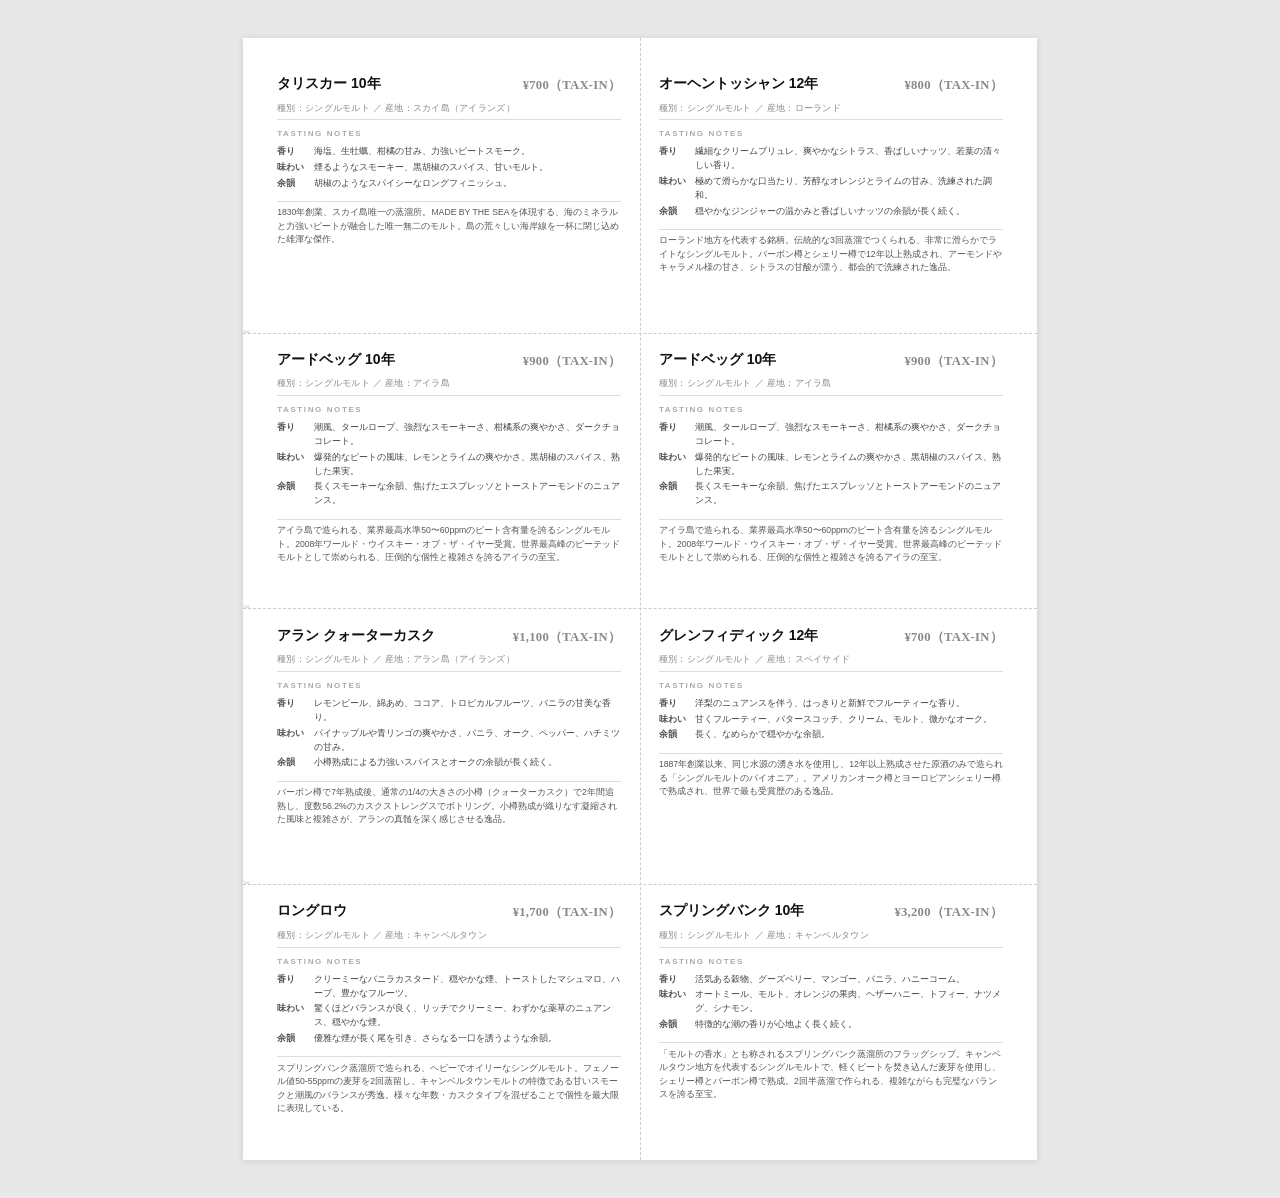
<file: whisky-info-cards-3.html>
<!DOCTYPE html>
<html lang="ja">
<head>
  <meta charset="UTF-8">
  <title>柳屋Bar ウイスキー説明カード（第3刷）</title>
  <link rel="stylesheet" href="index.css">
  <style>
    @page {
      size: A4 portrait;
      margin: 0;
    }

    html, body {
      margin: 0;
      padding: 0;
    }

    .card-grid-sheet {
      width: 210mm;
      height: 297mm;
      margin: 0;
      padding: 0 4mm;
      display: grid;
      grid-template-columns: 1fr 1fr;
      grid-template-rows: repeat(4, calc((297mm - 5mm) / 4));
      align-content: end;
      background: #fff;
      page-break-after: always;
      position: relative;
      box-sizing: border-box;
    }
    .card-grid-sheet:last-child {
      page-break-after: auto;
    }

    /* Vertical cut line */
    .card-grid-sheet::before {
      content: "";
      position: absolute;
      top: 0;
      left: 50%;
      width: 0;
      height: 100%;
      border-left: 1.2px dashed #ccc;
      z-index: 10;
      pointer-events: none;
    }

    /* Horizontal cut lines */
    .cut-line-h {
      position: absolute;
      left: 0;
      width: 100%;
      height: 0;
      border-top: 1.2px dashed #ccc;
      z-index: 10;
      pointer-events: none;
    }
    .cut-h-1 { top: calc(5mm + (297mm - 5mm) / 4); }
    .cut-h-2 { top: calc(5mm + (297mm - 5mm) / 4 * 2); }
    .cut-h-3 { top: calc(5mm + (297mm - 5mm) / 4 * 3); }

    /* Scissors marks */
    .scissors-mark {
      position: absolute;
      font-size: 7pt;
      color: #ccc;
      z-index: 20;
      pointer-events: none;
      line-height: 1;
    }
    .scissors-left-1 { top: calc(5mm + (297mm - 5mm) / 4); left: 0; transform: translateY(-50%); }
    .scissors-left-2 { top: calc(5mm + (297mm - 5mm) / 4 * 2); left: 0; transform: translateY(-50%); }
    .scissors-left-3 { top: calc(5mm + (297mm - 5mm) / 4 * 3); left: 0; transform: translateY(-50%); }

    /* Each card */
    .wcard {
      width: 101mm;
      padding: 4.5mm 5mm 3mm 5mm;
      position: relative;
      overflow: hidden;
      display: flex;
      flex-direction: column;
      background: #fff;
      box-sizing: border-box;
    }

    /* Header row */
    .wcard-header {
      display: flex;
      justify-content: space-between;
      align-items: flex-start;
      margin-bottom: 1.5mm;
      gap: 2mm;
    }
    .wcard-name {
      font-size: 10.5pt;
      font-weight: 700;
      color: #111;
      line-height: 1.3;
      flex-shrink: 1;
    }
    .wcard-price {
      font-family: "Hiragino Mincho ProN", "Hiragino Mincho Pro", "Yu Mincho", "YuMincho", serif;
      font-size: 9.5pt;
      font-weight: 600;
      color: #888;
      white-space: nowrap;
      flex-shrink: 0;
      letter-spacing: 0.02em;
    }

    /* Meta: type + region */
    .wcard-meta {
      font-size: 7pt;
      color: #888;
      font-weight: 300;
      margin-bottom: 1.8mm;
      letter-spacing: 0.03em;
      line-height: 1.3;
      border-bottom: 0.5px solid #ddd;
      padding-bottom: 1.5mm;
    }

    /* Tasting notes label */
    .wcard-tasting-label {
      font-size: 6pt;
      font-weight: 700;
      color: #aaa;
      letter-spacing: 0.2em;
      text-transform: uppercase;
      margin-bottom: 1mm;
    }

    /* Tasting grid */
    .wcard-tasting-grid {
      display: grid;
      grid-template-columns: auto 1fr;
      gap: 0.5mm 2.5mm;
      font-size: 7pt;
      line-height: 1.5;
      margin-bottom: 1.5mm;
    }
    .wcard-tasting-key {
      font-weight: 600;
      color: #555;
      white-space: nowrap;
    }
    .wcard-tasting-val {
      color: #444;
      font-weight: 300;
    }

    /* Divider */
    .wcard-desc-divider {
      width: 100%;
      border: none;
      border-top: 0.5px solid #ddd;
      margin: 1.2mm 0;
    }

    /* Description */
    .wcard-desc {
      font-size: 6.5pt;
      color: #555;
      line-height: 1.55;
      font-weight: 300;
      flex: 1;
      overflow: hidden;
    }

    @media screen {
      .card-grid-sheet {
        margin: 10mm auto;
        box-shadow: 0 1px 8px rgba(0,0,0,0.12);
      }
    }
    @media print {
      html, body {
        margin: 0;
        padding: 0;
        width: 210mm;
      }
      .card-grid-sheet {
        margin: 0;
        box-shadow: none;
      }
    }
  </style>
</head>
<body>

<!-- ============================================================
     PAGE 1: Cards 1-8
     新規5品（オーヘントッシャン12年 / アードベッグ10年 / アランクォーターカスク /
              ロングロウ / スプリングバンク10年）
     人気増刷3品（タリスカー10年 / バランタイン17年 / グレンリベット12年）
     ============================================================ -->
<div class="card-grid-sheet">
  <div class="cut-line-h cut-h-1"></div>
  <div class="cut-line-h cut-h-2"></div>
  <div class="cut-line-h cut-h-3"></div>
  <span class="scissors-mark scissors-left-1">✂</span>
  <span class="scissors-mark scissors-left-2">✂</span>
  <span class="scissors-mark scissors-left-3">✂</span>

  <!-- 1：タリスカー10年（人気増刷） -->
  <div class="wcard">
    <div class="wcard-header">
      <span class="wcard-name">タリスカー 10年</span>
      <span class="wcard-price">¥700（TAX-IN）</span>
    </div>
    <div class="wcard-meta">種別：シングルモルト ／ 産地：スカイ島（アイランズ）</div>
    <div class="wcard-tasting-label">Tasting Notes</div>
    <div class="wcard-tasting-grid">
      <span class="wcard-tasting-key">香り</span>
      <span class="wcard-tasting-val">海塩、生牡蠣、柑橘の甘み、力強いピートスモーク。</span>
      <span class="wcard-tasting-key">味わい</span>
      <span class="wcard-tasting-val">煙るようなスモーキー、黒胡椒のスパイス、甘いモルト。</span>
      <span class="wcard-tasting-key">余韻</span>
      <span class="wcard-tasting-val">胡椒のようなスパイシーなロングフィニッシュ。</span>
    </div>
    <hr class="wcard-desc-divider">
    <div class="wcard-desc">1830年創業、スカイ島唯一の蒸溜所。MADE BY THE SEAを体現する、海のミネラルと力強いピートが融合した唯一無二のモルト。島の荒々しい海岸線を一杯に閉じ込めた雄渾な傑作。</div>
  </div>

  <!-- 2：オーヘントッシャン12年（新規） -->
  <div class="wcard">
    <div class="wcard-header">
      <span class="wcard-name">オーヘントッシャン 12年</span>
      <span class="wcard-price">¥800（TAX-IN）</span>
    </div>
    <div class="wcard-meta">種別：シングルモルト ／ 産地：ローランド</div>
    <div class="wcard-tasting-label">Tasting Notes</div>
    <div class="wcard-tasting-grid">
      <span class="wcard-tasting-key">香り</span>
      <span class="wcard-tasting-val">繊細なクリームブリュレ、爽やかなシトラス、香ばしいナッツ、若葉の清々しい香り。</span>
      <span class="wcard-tasting-key">味わい</span>
      <span class="wcard-tasting-val">極めて滑らかな口当たり、芳醇なオレンジとライムの甘み、洗練された調和。</span>
      <span class="wcard-tasting-key">余韻</span>
      <span class="wcard-tasting-val">穏やかなジンジャーの温かみと香ばしいナッツの余韻が長く続く。</span>
    </div>
    <hr class="wcard-desc-divider">
    <div class="wcard-desc">ローランド地方を代表する銘柄。伝統的な3回蒸溜でつくられる、非常に滑らかでライトなシングルモルト。バーボン樽とシェリー樽で12年以上熟成され、アーモンドやキャラメル様の甘さ、シトラスの甘酸が漂う、都会的で洗練された逸品。</div>
  </div>

  <!-- 3：アードベッグ10年（人気増刷） -->
  <div class="wcard">
    <div class="wcard-header">
      <span class="wcard-name">アードベッグ 10年</span>
      <span class="wcard-price">¥900（TAX-IN）</span>
    </div>
    <div class="wcard-meta">種別：シングルモルト ／ 産地：アイラ島</div>
    <div class="wcard-tasting-label">Tasting Notes</div>
    <div class="wcard-tasting-grid">
      <span class="wcard-tasting-key">香り</span>
      <span class="wcard-tasting-val">潮風、タールロープ、強烈なスモーキーさ、柑橘系の爽やかさ、ダークチョコレート。</span>
      <span class="wcard-tasting-key">味わい</span>
      <span class="wcard-tasting-val">爆発的なピートの風味、レモンとライムの爽やかさ、黒胡椒のスパイス、熟した果実。</span>
      <span class="wcard-tasting-key">余韻</span>
      <span class="wcard-tasting-val">長くスモーキーな余韻、焦げたエスプレッソとトーストアーモンドのニュアンス。</span>
    </div>
    <hr class="wcard-desc-divider">
    <div class="wcard-desc">アイラ島で造られる、業界最高水準50〜60ppmのピート含有量を誇るシングルモルト。2008年ワールド・ウイスキー・オブ・ザ・イヤー受賞。世界最高峰のピーテッドモルトとして崇められる、圧倒的な個性と複雑さを誇るアイラの至宝。</div>
  </div>

  <!-- 4：アードベッグ10年（新規） -->
  <div class="wcard">
    <div class="wcard-header">
      <span class="wcard-name">アードベッグ 10年</span>
      <span class="wcard-price">¥900（TAX-IN）</span>
    </div>
    <div class="wcard-meta">種別：シングルモルト ／ 産地：アイラ島</div>
    <div class="wcard-tasting-label">Tasting Notes</div>
    <div class="wcard-tasting-grid">
      <span class="wcard-tasting-key">香り</span>
      <span class="wcard-tasting-val">潮風、タールロープ、強烈なスモーキーさ、柑橘系の爽やかさ、ダークチョコレート。</span>
      <span class="wcard-tasting-key">味わい</span>
      <span class="wcard-tasting-val">爆発的なピートの風味、レモンとライムの爽やかさ、黒胡椒のスパイス、熟した果実。</span>
      <span class="wcard-tasting-key">余韻</span>
      <span class="wcard-tasting-val">長くスモーキーな余韻、焦げたエスプレッソとトーストアーモンドのニュアンス。</span>
    </div>
    <hr class="wcard-desc-divider">
    <div class="wcard-desc">アイラ島で造られる、業界最高水準50〜60ppmのピート含有量を誇るシングルモルト。2008年ワールド・ウイスキー・オブ・ザ・イヤー受賞。世界最高峰のピーテッドモルトとして崇められる、圧倒的な個性と複雑さを誇るアイラの至宝。</div>
  </div>

  <!-- 5：アランクォーターカスク（新規） -->
  <div class="wcard">
    <div class="wcard-header">
      <span class="wcard-name">アラン クォーターカスク</span>
      <span class="wcard-price">¥1,100（TAX-IN）</span>
    </div>
    <div class="wcard-meta">種別：シングルモルト ／ 産地：アラン島（アイランズ）</div>
    <div class="wcard-tasting-label">Tasting Notes</div>
    <div class="wcard-tasting-grid">
      <span class="wcard-tasting-key">香り</span>
      <span class="wcard-tasting-val">レモンピール、綿あめ、ココア、トロピカルフルーツ、バニラの甘美な香り。</span>
      <span class="wcard-tasting-key">味わい</span>
      <span class="wcard-tasting-val">パイナップルや青リンゴの爽やかさ、バニラ、オーク、ペッパー、ハチミツの甘み。</span>
      <span class="wcard-tasting-key">余韻</span>
      <span class="wcard-tasting-val">小樽熟成による力強いスパイスとオークの余韻が長く続く。</span>
    </div>
    <hr class="wcard-desc-divider">
    <div class="wcard-desc">バーボン樽で7年熟成後、通常の1/4の大きさの小樽（クォーターカスク）で2年間追熟し、度数56.2%のカスクストレングスでボトリング。小樽熟成が織りなす凝縮された風味と複雑さが、アランの真髄を深く感じさせる逸品。</div>
  </div>

  <!-- 6：グレンフィディック12年（人気増刷） -->
  <div class="wcard">
    <div class="wcard-header">
      <span class="wcard-name">グレンフィディック 12年</span>
      <span class="wcard-price">¥700（TAX-IN）</span>
    </div>
    <div class="wcard-meta">種別：シングルモルト ／ 産地：スペイサイド</div>
    <div class="wcard-tasting-label">Tasting Notes</div>
    <div class="wcard-tasting-grid">
      <span class="wcard-tasting-key">香り</span>
      <span class="wcard-tasting-val">洋梨のニュアンスを伴う、はっきりと新鮮でフルーティーな香り。</span>
      <span class="wcard-tasting-key">味わい</span>
      <span class="wcard-tasting-val">甘くフルーティー、バタースコッチ、クリーム、モルト、微かなオーク。</span>
      <span class="wcard-tasting-key">余韻</span>
      <span class="wcard-tasting-val">長く、なめらかで穏やかな余韻。</span>
    </div>
    <hr class="wcard-desc-divider">
    <div class="wcard-desc">1887年創業以来、同じ水源の湧き水を使用し、12年以上熟成させた原酒のみで造られる「シングルモルトのパイオニア」。アメリカンオーク樽とヨーロピアンシェリー樽で熟成され、世界で最も受賞歴のある逸品。</div>
  </div>

  <!-- 7：ロングロウ（新規） -->
  <div class="wcard">
    <div class="wcard-header">
      <span class="wcard-name">ロングロウ</span>
      <span class="wcard-price">¥1,700（TAX-IN）</span>
    </div>
    <div class="wcard-meta">種別：シングルモルト ／ 産地：キャンベルタウン</div>
    <div class="wcard-tasting-label">Tasting Notes</div>
    <div class="wcard-tasting-grid">
      <span class="wcard-tasting-key">香り</span>
      <span class="wcard-tasting-val">クリーミーなバニラカスタード、穏やかな煙、トーストしたマシュマロ、ハーブ、豊かなフルーツ。</span>
      <span class="wcard-tasting-key">味わい</span>
      <span class="wcard-tasting-val">驚くほどバランスが良く、リッチでクリーミー、わずかな薬草のニュアンス、穏やかな煙。</span>
      <span class="wcard-tasting-key">余韻</span>
      <span class="wcard-tasting-val">優雅な煙が長く尾を引き、さらなる一口を誘うような余韻。</span>
    </div>
    <hr class="wcard-desc-divider">
    <div class="wcard-desc">スプリングバンク蒸溜所で造られる、ヘビーでオイリーなシングルモルト。フェノール値50-55ppmの麦芽を2回蒸留し、キャンベルタウンモルトの特徴である甘いスモークと潮風のバランスが秀逸。様々な年数・カスクタイプを混ぜることで個性を最大限に表現している。</div>
  </div>

  <!-- 8：スプリングバンク10年（新規） -->
  <div class="wcard">
    <div class="wcard-header">
      <span class="wcard-name">スプリングバンク 10年</span>
      <span class="wcard-price">¥3,200（TAX-IN）</span>
    </div>
    <div class="wcard-meta">種別：シングルモルト ／ 産地：キャンベルタウン</div>
    <div class="wcard-tasting-label">Tasting Notes</div>
    <div class="wcard-tasting-grid">
      <span class="wcard-tasting-key">香り</span>
      <span class="wcard-tasting-val">活気ある穀物、グーズベリー、マンゴー、バニラ、ハニーコーム。</span>
      <span class="wcard-tasting-key">味わい</span>
      <span class="wcard-tasting-val">オートミール、モルト、オレンジの果肉、ヘザーハニー、トフィー、ナツメグ、シナモン。</span>
      <span class="wcard-tasting-key">余韻</span>
      <span class="wcard-tasting-val">特徴的な潮の香りが心地よく長く続く。</span>
    </div>
    <hr class="wcard-desc-divider">
    <div class="wcard-desc">「モルトの香水」とも称されるスプリングバンク蒸溜所のフラッグシップ。キャンベルタウン地方を代表するシングルモルトで、軽くピートを焚き込んだ麦芽を使用し、シェリー樽とバーボン樽で熟成。2回半蒸溜で作られる、複雑ながらも完璧なバランスを誇る至宝。</div>
  </div>

</div>

</body>
</html>
</file>
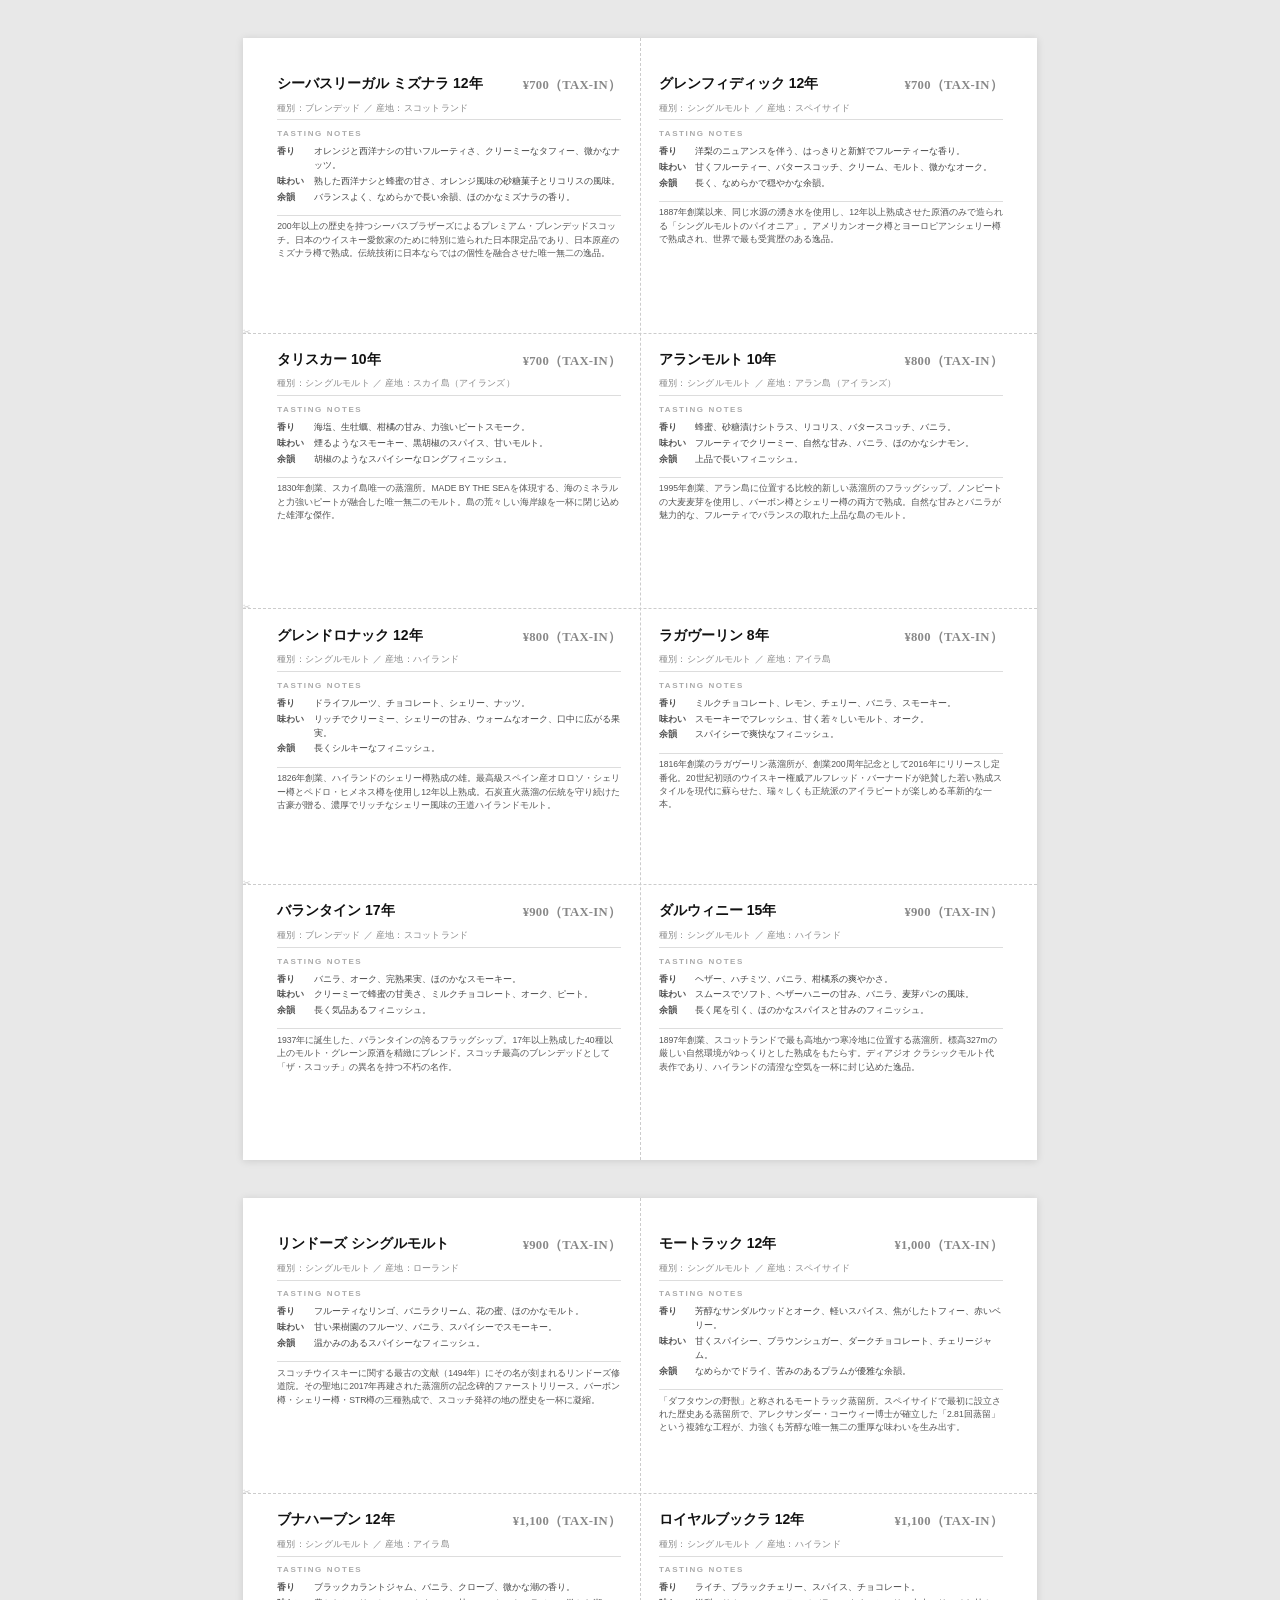
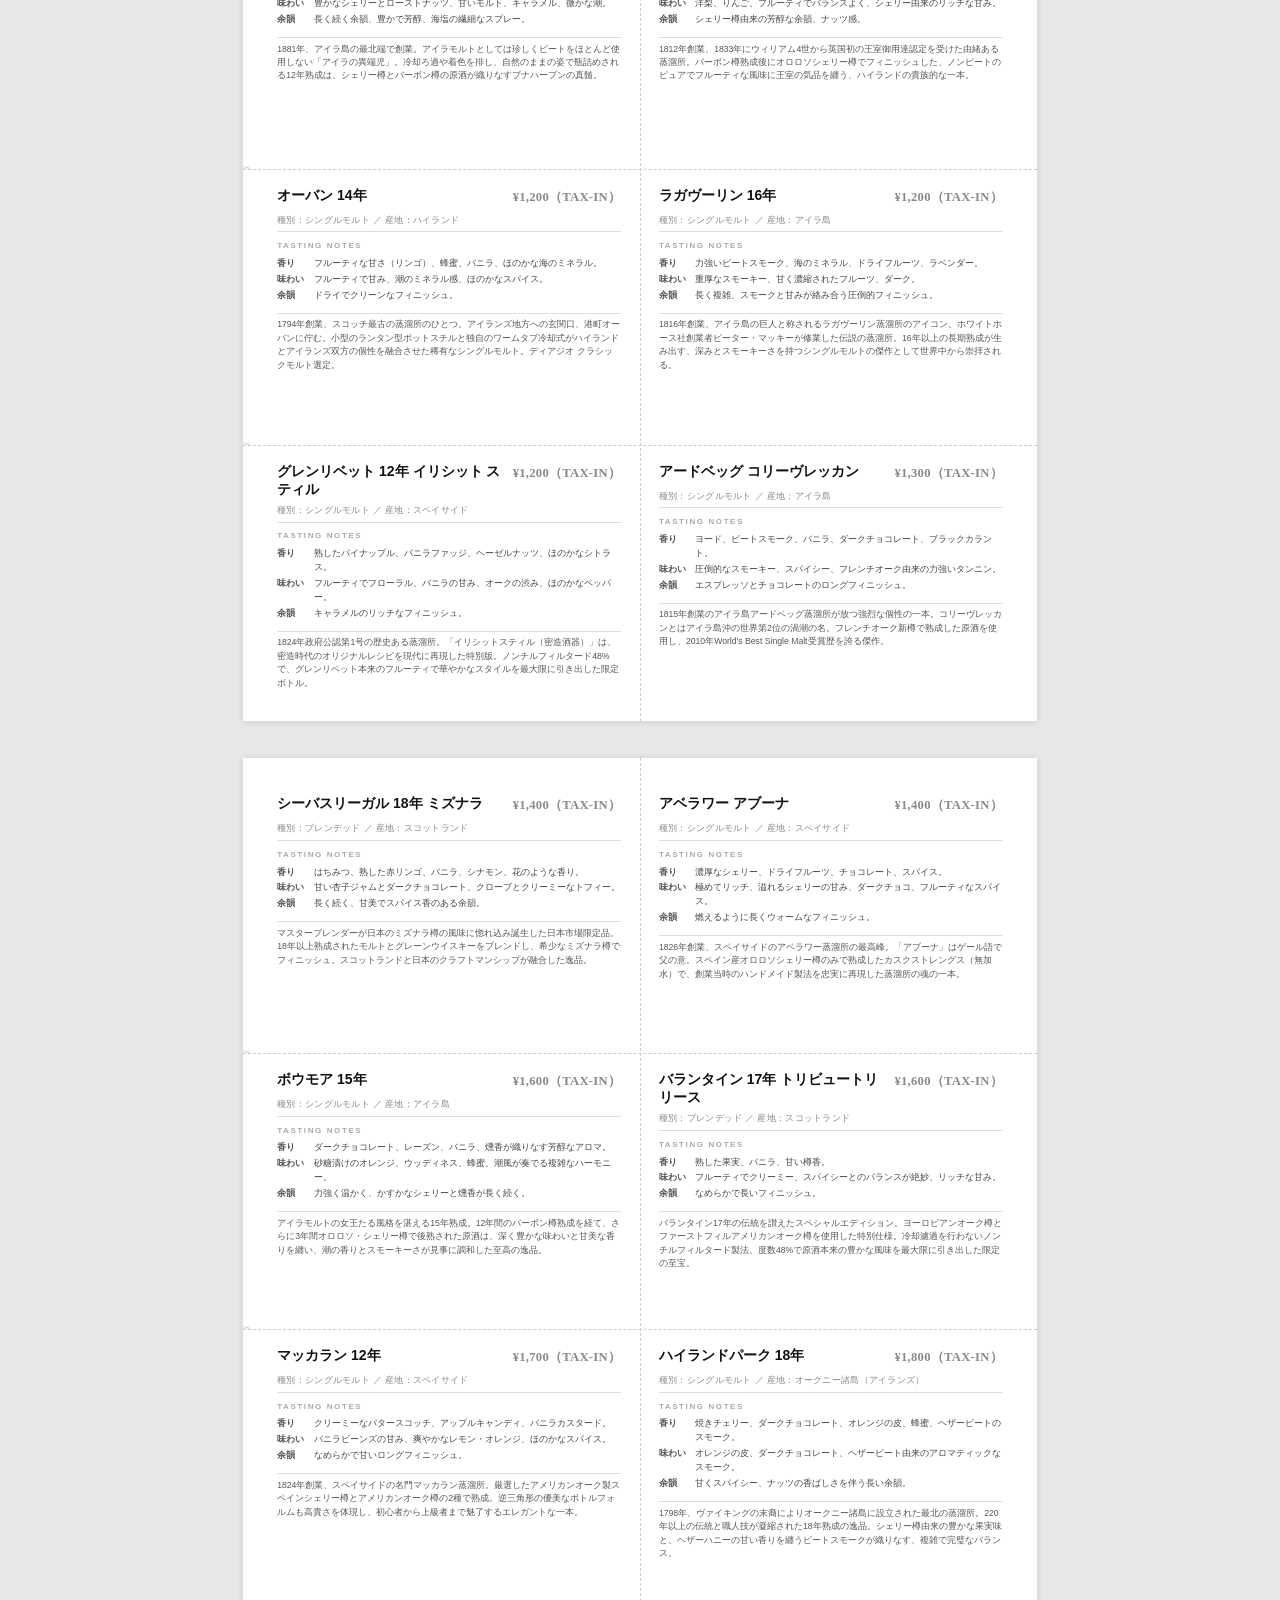
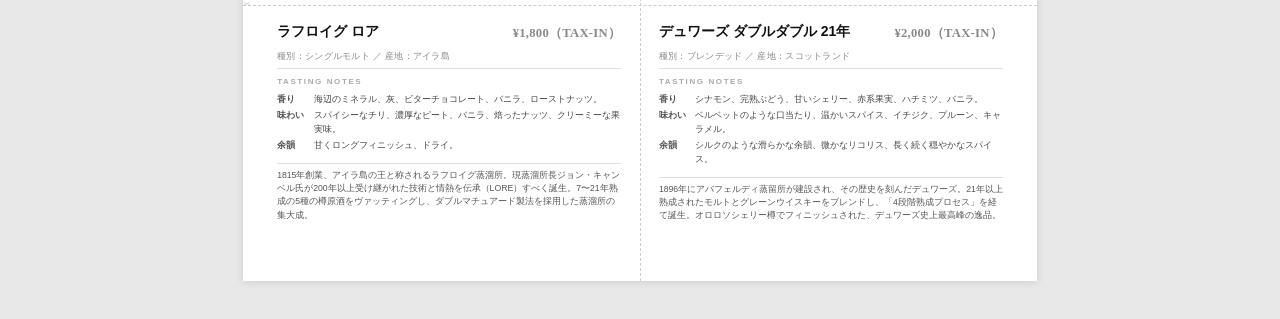
<file: whisky-info-cards.html>
<!DOCTYPE html>
<html lang="ja">
<head>
  <meta charset="UTF-8">
  <title>柳屋Bar ウイスキー説明カード</title>
  <link rel="stylesheet" href="index.css">
  <style>
    @page {
      size: A4 portrait;
      margin: 0;
    }

    html, body {
      margin: 0;
      padding: 0;
    }

    .card-grid-sheet {
      width: 210mm;
      height: 297mm;
      margin: 0;
      padding: 0 4mm;
      display: grid;
      grid-template-columns: 1fr 1fr;
      grid-template-rows: repeat(4, calc((297mm - 5mm) / 4));
      align-content: end;
      background: #fff;
      page-break-after: always;
      position: relative;
      box-sizing: border-box;
    }
    .card-grid-sheet:last-child {
      page-break-after: auto;
    }

    /* Vertical cut line */
    .card-grid-sheet::before {
      content: "";
      position: absolute;
      top: 0;
      left: 50%;
      width: 0;
      height: 100%;
      border-left: 1.2px dashed #ccc;
      z-index: 10;
      pointer-events: none;
    }

    /* Horizontal cut lines */
    .cut-line-h {
      position: absolute;
      left: 0;
      width: 100%;
      height: 0;
      border-top: 1.2px dashed #ccc;
      z-index: 10;
      pointer-events: none;
    }
    .cut-h-1 { top: calc(5mm + (297mm - 5mm) / 4); }
    .cut-h-2 { top: calc(5mm + (297mm - 5mm) / 4 * 2); }
    .cut-h-3 { top: calc(5mm + (297mm - 5mm) / 4 * 3); }

    /* Scissors marks */
    .scissors-mark {
      position: absolute;
      font-size: 7pt;
      color: #ccc;
      z-index: 20;
      pointer-events: none;
      line-height: 1;
    }
    .scissors-left-1 { top: calc(5mm + (297mm - 5mm) / 4); left: 0; transform: translateY(-50%); }
    .scissors-left-2 { top: calc(5mm + (297mm - 5mm) / 4 * 2); left: 0; transform: translateY(-50%); }
    .scissors-left-3 { top: calc(5mm + (297mm - 5mm) / 4 * 3); left: 0; transform: translateY(-50%); }

    /* Each card */
    .wcard {
      width: 101mm;
      padding: 4.5mm 5mm 3mm 5mm;
      position: relative;
      overflow: hidden;
      display: flex;
      flex-direction: column;
      background: #fff;
      box-sizing: border-box;
    }

    /* Header row */
    .wcard-header {
      display: flex;
      justify-content: space-between;
      align-items: flex-start;
      margin-bottom: 1.5mm;
      gap: 2mm;
    }
    .wcard-name {
      font-size: 10.5pt;
      font-weight: 700;
      color: #111;
      line-height: 1.3;
      flex-shrink: 1;
    }
    .wcard-price {
      font-family: "Hiragino Mincho ProN", "Hiragino Mincho Pro", "Yu Mincho", "YuMincho", serif;
      font-size: 9.5pt;
      font-weight: 600;
      color: #888;
      white-space: nowrap;
      flex-shrink: 0;
      letter-spacing: 0.02em;
    }

    /* Meta: type + region */
    .wcard-meta {
      font-size: 7pt;
      color: #888;
      font-weight: 300;
      margin-bottom: 1.8mm;
      letter-spacing: 0.03em;
      line-height: 1.3;
      border-bottom: 0.5px solid #ddd;
      padding-bottom: 1.5mm;
    }

    /* Tasting notes label */
    .wcard-tasting-label {
      font-size: 6pt;
      font-weight: 700;
      color: #aaa;
      letter-spacing: 0.2em;
      text-transform: uppercase;
      margin-bottom: 1mm;
    }

    /* Tasting grid */
    .wcard-tasting-grid {
      display: grid;
      grid-template-columns: auto 1fr;
      gap: 0.5mm 2.5mm;
      font-size: 7pt;
      line-height: 1.5;
      margin-bottom: 1.5mm;
    }
    .wcard-tasting-key {
      font-weight: 600;
      color: #555;
      white-space: nowrap;
    }
    .wcard-tasting-val {
      color: #444;
      font-weight: 300;
    }

    /* Divider */
    .wcard-desc-divider {
      width: 100%;
      border: none;
      border-top: 0.5px solid #ddd;
      margin: 1.2mm 0;
    }

    /* Description */
    .wcard-desc {
      font-size: 6.5pt;
      color: #555;
      line-height: 1.55;
      font-weight: 300;
      flex: 1;
      overflow: hidden;
    }

    @media screen {
      .card-grid-sheet {
        margin: 10mm auto;
        box-shadow: 0 1px 8px rgba(0,0,0,0.12);
      }
    }
    @media print {
      html, body {
        margin: 0;
        padding: 0;
        width: 210mm;
      }
      .card-grid-sheet {
        margin: 0;
        box-shadow: none;
      }
    }
  </style>
</head>
<body>

<!-- ============================================================
     PAGE 1: Cards 1-8
     ============================================================ -->
<div class="card-grid-sheet">
  <div class="cut-line-h cut-h-1"></div>
  <div class="cut-line-h cut-h-2"></div>
  <div class="cut-line-h cut-h-3"></div>
  <span class="scissors-mark scissors-left-1">✂</span>
  <span class="scissors-mark scissors-left-2">✂</span>
  <span class="scissors-mark scissors-left-3">✂</span>

  <!-- 1 -->
  <div class="wcard">
    <div class="wcard-header">
      <span class="wcard-name">シーバスリーガル ミズナラ 12年</span>
      <span class="wcard-price">¥700（TAX-IN）</span>
    </div>
    <div class="wcard-meta">種別：ブレンデッド ／ 産地：スコットランド</div>
    <div class="wcard-tasting-label">Tasting Notes</div>
    <div class="wcard-tasting-grid">
      <span class="wcard-tasting-key">香り</span>
      <span class="wcard-tasting-val">オレンジと西洋ナシの甘いフルーティさ、クリーミーなタフィー、微かなナッツ。</span>
      <span class="wcard-tasting-key">味わい</span>
      <span class="wcard-tasting-val">熟した西洋ナシと蜂蜜の甘さ、オレンジ風味の砂糖菓子とリコリスの風味。</span>
      <span class="wcard-tasting-key">余韻</span>
      <span class="wcard-tasting-val">バランスよく、なめらかで長い余韻、ほのかなミズナラの香り。</span>
    </div>
    <hr class="wcard-desc-divider">
    <div class="wcard-desc">200年以上の歴史を持つシーバスブラザーズによるプレミアム・ブレンデッドスコッチ。日本のウイスキー愛飲家のために特別に造られた日本限定品であり、日本原産のミズナラ樽で熟成。伝統技術に日本ならではの個性を融合させた唯一無二の逸品。</div>
  </div>

  <!-- 2 -->
  <div class="wcard">
    <div class="wcard-header">
      <span class="wcard-name">グレンフィディック 12年</span>
      <span class="wcard-price">¥700（TAX-IN）</span>
    </div>
    <div class="wcard-meta">種別：シングルモルト ／ 産地：スペイサイド</div>
    <div class="wcard-tasting-label">Tasting Notes</div>
    <div class="wcard-tasting-grid">
      <span class="wcard-tasting-key">香り</span>
      <span class="wcard-tasting-val">洋梨のニュアンスを伴う、はっきりと新鮮でフルーティーな香り。</span>
      <span class="wcard-tasting-key">味わい</span>
      <span class="wcard-tasting-val">甘くフルーティー、バタースコッチ、クリーム、モルト、微かなオーク。</span>
      <span class="wcard-tasting-key">余韻</span>
      <span class="wcard-tasting-val">長く、なめらかで穏やかな余韻。</span>
    </div>
    <hr class="wcard-desc-divider">
    <div class="wcard-desc">1887年創業以来、同じ水源の湧き水を使用し、12年以上熟成させた原酒のみで造られる「シングルモルトのパイオニア」。アメリカンオーク樽とヨーロピアンシェリー樽で熟成され、世界で最も受賞歴のある逸品。</div>
  </div>

  <!-- 3 -->
  <div class="wcard">
    <div class="wcard-header">
      <span class="wcard-name">タリスカー 10年</span>
      <span class="wcard-price">¥700（TAX-IN）</span>
    </div>
    <div class="wcard-meta">種別：シングルモルト ／ 産地：スカイ島（アイランズ）</div>
    <div class="wcard-tasting-label">Tasting Notes</div>
    <div class="wcard-tasting-grid">
      <span class="wcard-tasting-key">香り</span>
      <span class="wcard-tasting-val">海塩、生牡蠣、柑橘の甘み、力強いピートスモーク。</span>
      <span class="wcard-tasting-key">味わい</span>
      <span class="wcard-tasting-val">煙るようなスモーキー、黒胡椒のスパイス、甘いモルト。</span>
      <span class="wcard-tasting-key">余韻</span>
      <span class="wcard-tasting-val">胡椒のようなスパイシーなロングフィニッシュ。</span>
    </div>
    <hr class="wcard-desc-divider">
    <div class="wcard-desc">1830年創業、スカイ島唯一の蒸溜所。MADE BY THE SEAを体現する、海のミネラルと力強いピートが融合した唯一無二のモルト。島の荒々しい海岸線を一杯に閉じ込めた雄渾な傑作。</div>
  </div>

  <!-- 4 -->
  <div class="wcard">
    <div class="wcard-header">
      <span class="wcard-name">アランモルト 10年</span>
      <span class="wcard-price">¥800（TAX-IN）</span>
    </div>
    <div class="wcard-meta">種別：シングルモルト ／ 産地：アラン島（アイランズ）</div>
    <div class="wcard-tasting-label">Tasting Notes</div>
    <div class="wcard-tasting-grid">
      <span class="wcard-tasting-key">香り</span>
      <span class="wcard-tasting-val">蜂蜜、砂糖漬けシトラス、リコリス、バタースコッチ、バニラ。</span>
      <span class="wcard-tasting-key">味わい</span>
      <span class="wcard-tasting-val">フルーティでクリーミー、自然な甘み、バニラ、ほのかなシナモン。</span>
      <span class="wcard-tasting-key">余韻</span>
      <span class="wcard-tasting-val">上品で長いフィニッシュ。</span>
    </div>
    <hr class="wcard-desc-divider">
    <div class="wcard-desc">1995年創業、アラン島に位置する比較的新しい蒸溜所のフラッグシップ。ノンピートの大麦麦芽を使用し、バーボン樽とシェリー樽の両方で熟成。自然な甘みとバニラが魅力的な、フルーティでバランスの取れた上品な島のモルト。</div>
  </div>

  <!-- 5 -->
  <div class="wcard">
    <div class="wcard-header">
      <span class="wcard-name">グレンドロナック 12年</span>
      <span class="wcard-price">¥800（TAX-IN）</span>
    </div>
    <div class="wcard-meta">種別：シングルモルト ／ 産地：ハイランド</div>
    <div class="wcard-tasting-label">Tasting Notes</div>
    <div class="wcard-tasting-grid">
      <span class="wcard-tasting-key">香り</span>
      <span class="wcard-tasting-val">ドライフルーツ、チョコレート、シェリー、ナッツ。</span>
      <span class="wcard-tasting-key">味わい</span>
      <span class="wcard-tasting-val">リッチでクリーミー、シェリーの甘み、ウォームなオーク、口中に広がる果実。</span>
      <span class="wcard-tasting-key">余韻</span>
      <span class="wcard-tasting-val">長くシルキーなフィニッシュ。</span>
    </div>
    <hr class="wcard-desc-divider">
    <div class="wcard-desc">1826年創業、ハイランドのシェリー樽熟成の雄。最高級スペイン産オロロソ・シェリー樽とペドロ・ヒメネス樽を使用し12年以上熟成。石炭直火蒸溜の伝統を守り続けた古豪が贈る、濃厚でリッチなシェリー風味の王道ハイランドモルト。</div>
  </div>

  <!-- 6 -->
  <div class="wcard">
    <div class="wcard-header">
      <span class="wcard-name">ラガヴーリン 8年</span>
      <span class="wcard-price">¥800（TAX-IN）</span>
    </div>
    <div class="wcard-meta">種別：シングルモルト ／ 産地：アイラ島</div>
    <div class="wcard-tasting-label">Tasting Notes</div>
    <div class="wcard-tasting-grid">
      <span class="wcard-tasting-key">香り</span>
      <span class="wcard-tasting-val">ミルクチョコレート、レモン、チェリー、バニラ、スモーキー。</span>
      <span class="wcard-tasting-key">味わい</span>
      <span class="wcard-tasting-val">スモーキーでフレッシュ、甘く若々しいモルト、オーク。</span>
      <span class="wcard-tasting-key">余韻</span>
      <span class="wcard-tasting-val">スパイシーで爽快なフィニッシュ。</span>
    </div>
    <hr class="wcard-desc-divider">
    <div class="wcard-desc">1816年創業のラガヴーリン蒸溜所が、創業200周年記念として2016年にリリースし定番化。20世紀初頭のウイスキー権威アルフレッド・バーナードが絶賛した若い熟成スタイルを現代に蘇らせた、瑞々しくも正統派のアイラピートが楽しめる革新的な一本。</div>
  </div>

  <!-- 7 -->
  <div class="wcard">
    <div class="wcard-header">
      <span class="wcard-name">バランタイン 17年</span>
      <span class="wcard-price">¥900（TAX-IN）</span>
    </div>
    <div class="wcard-meta">種別：ブレンデッド ／ 産地：スコットランド</div>
    <div class="wcard-tasting-label">Tasting Notes</div>
    <div class="wcard-tasting-grid">
      <span class="wcard-tasting-key">香り</span>
      <span class="wcard-tasting-val">バニラ、オーク、完熟果実、ほのかなスモーキー。</span>
      <span class="wcard-tasting-key">味わい</span>
      <span class="wcard-tasting-val">クリーミーで蜂蜜の甘美さ、ミルクチョコレート、オーク、ピート。</span>
      <span class="wcard-tasting-key">余韻</span>
      <span class="wcard-tasting-val">長く気品あるフィニッシュ。</span>
    </div>
    <hr class="wcard-desc-divider">
    <div class="wcard-desc">1937年に誕生した、バランタインの誇るフラッグシップ。17年以上熟成した40種以上のモルト・グレーン原酒を精緻にブレンド。スコッチ最高のブレンデッドとして「ザ・スコッチ」の異名を持つ不朽の名作。</div>
  </div>

  <!-- 8 -->
  <div class="wcard">
    <div class="wcard-header">
      <span class="wcard-name">ダルウィニー 15年</span>
      <span class="wcard-price">¥900（TAX-IN）</span>
    </div>
    <div class="wcard-meta">種別：シングルモルト ／ 産地：ハイランド</div>
    <div class="wcard-tasting-label">Tasting Notes</div>
    <div class="wcard-tasting-grid">
      <span class="wcard-tasting-key">香り</span>
      <span class="wcard-tasting-val">ヘザー、ハチミツ、バニラ、柑橘系の爽やかさ。</span>
      <span class="wcard-tasting-key">味わい</span>
      <span class="wcard-tasting-val">スムースでソフト、ヘザーハニーの甘み、バニラ、麦芽パンの風味。</span>
      <span class="wcard-tasting-key">余韻</span>
      <span class="wcard-tasting-val">長く尾を引く、ほのかなスパイスと甘みのフィニッシュ。</span>
    </div>
    <hr class="wcard-desc-divider">
    <div class="wcard-desc">1897年創業、スコットランドで最も高地かつ寒冷地に位置する蒸溜所。標高327mの厳しい自然環境がゆっくりとした熟成をもたらす。ディアジオ クラシックモルト代表作であり、ハイランドの清澄な空気を一杯に封じ込めた逸品。</div>
  </div>
</div>

<!-- ============================================================
     PAGE 2: Cards 9-16
     ============================================================ -->
<div class="card-grid-sheet">
  <div class="cut-line-h cut-h-1"></div>
  <div class="cut-line-h cut-h-2"></div>
  <div class="cut-line-h cut-h-3"></div>
  <span class="scissors-mark scissors-left-1">✂</span>
  <span class="scissors-mark scissors-left-2">✂</span>
  <span class="scissors-mark scissors-left-3">✂</span>

  <!-- 9 -->
  <div class="wcard">
    <div class="wcard-header">
      <span class="wcard-name">リンドーズ シングルモルト</span>
      <span class="wcard-price">¥900（TAX-IN）</span>
    </div>
    <div class="wcard-meta">種別：シングルモルト ／ 産地：ローランド</div>
    <div class="wcard-tasting-label">Tasting Notes</div>
    <div class="wcard-tasting-grid">
      <span class="wcard-tasting-key">香り</span>
      <span class="wcard-tasting-val">フルーティなリンゴ、バニラクリーム、花の蜜、ほのかなモルト。</span>
      <span class="wcard-tasting-key">味わい</span>
      <span class="wcard-tasting-val">甘い果樹園のフルーツ、バニラ、スパイシーでスモーキー。</span>
      <span class="wcard-tasting-key">余韻</span>
      <span class="wcard-tasting-val">温かみのあるスパイシーなフィニッシュ。</span>
    </div>
    <hr class="wcard-desc-divider">
    <div class="wcard-desc">スコッチウイスキーに関する最古の文献（1494年）にその名が刻まれるリンドーズ修道院。その聖地に2017年再建された蒸溜所の記念碑的ファーストリリース。バーボン樽・シェリー樽・STR樽の三種熟成で、スコッチ発祥の地の歴史を一杯に凝縮。</div>
  </div>

  <!-- 10 -->
  <div class="wcard">
    <div class="wcard-header">
      <span class="wcard-name">モートラック 12年</span>
      <span class="wcard-price">¥1,000（TAX-IN）</span>
    </div>
    <div class="wcard-meta">種別：シングルモルト ／ 産地：スペイサイド</div>
    <div class="wcard-tasting-label">Tasting Notes</div>
    <div class="wcard-tasting-grid">
      <span class="wcard-tasting-key">香り</span>
      <span class="wcard-tasting-val">芳醇なサンダルウッドとオーク、軽いスパイス、焦がしたトフィー、赤いベリー。</span>
      <span class="wcard-tasting-key">味わい</span>
      <span class="wcard-tasting-val">甘くスパイシー、ブラウンシュガー、ダークチョコレート、チェリージャム。</span>
      <span class="wcard-tasting-key">余韻</span>
      <span class="wcard-tasting-val">なめらかでドライ、苦みのあるプラムが優雅な余韻。</span>
    </div>
    <hr class="wcard-desc-divider">
    <div class="wcard-desc">「ダフタウンの野獣」と称されるモートラック蒸留所。スペイサイドで最初に設立された歴史ある蒸留所で、アレクサンダー・コーウィー博士が確立した「2.81回蒸留」という複雑な工程が、力強くも芳醇な唯一無二の重厚な味わいを生み出す。</div>
  </div>

  <!-- 11 -->
  <div class="wcard">
    <div class="wcard-header">
      <span class="wcard-name">ブナハーブン 12年</span>
      <span class="wcard-price">¥1,100（TAX-IN）</span>
    </div>
    <div class="wcard-meta">種別：シングルモルト ／ 産地：アイラ島</div>
    <div class="wcard-tasting-label">Tasting Notes</div>
    <div class="wcard-tasting-grid">
      <span class="wcard-tasting-key">香り</span>
      <span class="wcard-tasting-val">ブラックカラントジャム、バニラ、クローブ、微かな潮の香り。</span>
      <span class="wcard-tasting-key">味わい</span>
      <span class="wcard-tasting-val">豊かなシェリーとローストナッツ、甘いモルト、キャラメル、微かな潮。</span>
      <span class="wcard-tasting-key">余韻</span>
      <span class="wcard-tasting-val">長く続く余韻、豊かで芳醇、海塩の繊細なスプレー。</span>
    </div>
    <hr class="wcard-desc-divider">
    <div class="wcard-desc">1881年、アイラ島の最北端で創業。アイラモルトとしては珍しくピートをほとんど使用しない「アイラの異端児」。冷却ろ過や着色を排し、自然のままの姿で瓶詰めされる12年熟成は、シェリー樽とバーボン樽の原酒が織りなすブナハーブンの真髄。</div>
  </div>

  <!-- 12 -->
  <div class="wcard">
    <div class="wcard-header">
      <span class="wcard-name">ロイヤルブックラ 12年</span>
      <span class="wcard-price">¥1,100（TAX-IN）</span>
    </div>
    <div class="wcard-meta">種別：シングルモルト ／ 産地：ハイランド</div>
    <div class="wcard-tasting-label">Tasting Notes</div>
    <div class="wcard-tasting-grid">
      <span class="wcard-tasting-key">香り</span>
      <span class="wcard-tasting-val">ライチ、ブラックチェリー、スパイス、チョコレート。</span>
      <span class="wcard-tasting-key">味わい</span>
      <span class="wcard-tasting-val">洋梨、りんご、フルーティでバランスよく、シェリー由来のリッチな甘み。</span>
      <span class="wcard-tasting-key">余韻</span>
      <span class="wcard-tasting-val">シェリー樽由来の芳醇な余韻、ナッツ感。</span>
    </div>
    <hr class="wcard-desc-divider">
    <div class="wcard-desc">1812年創業、1833年にウィリアム4世から英国初の王室御用達認定を受けた由緒ある蒸溜所。バーボン樽熟成後にオロロソシェリー樽でフィニッシュした、ノンピートのピュアでフルーティな風味に王室の気品を纏う、ハイランドの貴族的な一本。</div>
  </div>

  <!-- 13 -->
  <div class="wcard">
    <div class="wcard-header">
      <span class="wcard-name">オーバン 14年</span>
      <span class="wcard-price">¥1,200（TAX-IN）</span>
    </div>
    <div class="wcard-meta">種別：シングルモルト ／ 産地：ハイランド</div>
    <div class="wcard-tasting-label">Tasting Notes</div>
    <div class="wcard-tasting-grid">
      <span class="wcard-tasting-key">香り</span>
      <span class="wcard-tasting-val">フルーティな甘さ（リンゴ）、蜂蜜、バニラ、ほのかな海のミネラル。</span>
      <span class="wcard-tasting-key">味わい</span>
      <span class="wcard-tasting-val">フルーティで甘み、潮のミネラル感、ほのかなスパイス。</span>
      <span class="wcard-tasting-key">余韻</span>
      <span class="wcard-tasting-val">ドライでクリーンなフィニッシュ。</span>
    </div>
    <hr class="wcard-desc-divider">
    <div class="wcard-desc">1794年創業、スコッチ最古の蒸溜所のひとつ。アイランズ地方への玄関口、港町オーバンに佇む。小型のランタン型ポットスチルと独自のワームタブ冷却式がハイランドとアイランズ双方の個性を融合させた稀有なシングルモルト。ディアジオ クラシックモルト選定。</div>
  </div>

  <!-- 14 -->
  <div class="wcard">
    <div class="wcard-header">
      <span class="wcard-name">ラガヴーリン 16年</span>
      <span class="wcard-price">¥1,200（TAX-IN）</span>
    </div>
    <div class="wcard-meta">種別：シングルモルト ／ 産地：アイラ島</div>
    <div class="wcard-tasting-label">Tasting Notes</div>
    <div class="wcard-tasting-grid">
      <span class="wcard-tasting-key">香り</span>
      <span class="wcard-tasting-val">力強いピートスモーク、海のミネラル、ドライフルーツ、ラベンダー。</span>
      <span class="wcard-tasting-key">味わい</span>
      <span class="wcard-tasting-val">重厚なスモーキー、甘く濃縮されたフルーツ、ダーク。</span>
      <span class="wcard-tasting-key">余韻</span>
      <span class="wcard-tasting-val">長く複雑、スモークと甘みが絡み合う圧倒的フィニッシュ。</span>
    </div>
    <hr class="wcard-desc-divider">
    <div class="wcard-desc">1816年創業、アイラ島の巨人と称されるラガヴーリン蒸溜所のアイコン。ホワイトホース社創業者ピーター・マッキーが修業した伝説の蒸溜所。16年以上の長期熟成が生み出す、深みとスモーキーさを持つシングルモルトの傑作として世界中から崇拝される。</div>
  </div>

  <!-- 15 -->
  <div class="wcard">
    <div class="wcard-header">
      <span class="wcard-name">グレンリベット 12年 イリシット スティル</span>
      <span class="wcard-price">¥1,200（TAX-IN）</span>
    </div>
    <div class="wcard-meta">種別：シングルモルト ／ 産地：スペイサイド</div>
    <div class="wcard-tasting-label">Tasting Notes</div>
    <div class="wcard-tasting-grid">
      <span class="wcard-tasting-key">香り</span>
      <span class="wcard-tasting-val">熟したパイナップル、バニラファッジ、ヘーゼルナッツ、ほのかなシトラス。</span>
      <span class="wcard-tasting-key">味わい</span>
      <span class="wcard-tasting-val">フルーティでフローラル、バニラの甘み、オークの渋み、ほのかなペッパー。</span>
      <span class="wcard-tasting-key">余韻</span>
      <span class="wcard-tasting-val">キャラメルのリッチなフィニッシュ。</span>
    </div>
    <hr class="wcard-desc-divider">
    <div class="wcard-desc">1824年政府公認第1号の歴史ある蒸溜所。「イリシットスティル（密造酒器）」は、密造時代のオリジナルレシピを現代に再現した特別版。ノンチルフィルタード48%で、グレンリベット本来のフルーティで華やかなスタイルを最大限に引き出した限定ボトル。</div>
  </div>

  <!-- 16 -->
  <div class="wcard">
    <div class="wcard-header">
      <span class="wcard-name">アードベッグ コリーヴレッカン</span>
      <span class="wcard-price">¥1,300（TAX-IN）</span>
    </div>
    <div class="wcard-meta">種別：シングルモルト ／ 産地：アイラ島</div>
    <div class="wcard-tasting-label">Tasting Notes</div>
    <div class="wcard-tasting-grid">
      <span class="wcard-tasting-key">香り</span>
      <span class="wcard-tasting-val">ヨード、ピートスモーク、バニラ、ダークチョコレート、ブラックカラント。</span>
      <span class="wcard-tasting-key">味わい</span>
      <span class="wcard-tasting-val">圧倒的なスモーキー、スパイシー、フレンチオーク由来の力強いタンニン。</span>
      <span class="wcard-tasting-key">余韻</span>
      <span class="wcard-tasting-val">エスプレッソとチョコレートのロングフィニッシュ。</span>
    </div>
    <hr class="wcard-desc-divider">
    <div class="wcard-desc">1815年創業のアイラ島アードベッグ蒸溜所が放つ強烈な個性の一本。コリーヴレッカンとはアイラ島沖の世界第2位の渦潮の名。フレンチオーク新樽で熟成した原酒を使用し、2010年World's Best Single Malt受賞歴を誇る傑作。</div>
  </div>
</div>

<!-- ============================================================
     PAGE 3: Cards 17-24
     ============================================================ -->
<div class="card-grid-sheet">
  <div class="cut-line-h cut-h-1"></div>
  <div class="cut-line-h cut-h-2"></div>
  <div class="cut-line-h cut-h-3"></div>
  <span class="scissors-mark scissors-left-1">✂</span>
  <span class="scissors-mark scissors-left-2">✂</span>
  <span class="scissors-mark scissors-left-3">✂</span>

  <!-- 17 -->
  <div class="wcard">
    <div class="wcard-header">
      <span class="wcard-name">シーバスリーガル 18年 ミズナラ</span>
      <span class="wcard-price">¥1,400（TAX-IN）</span>
    </div>
    <div class="wcard-meta">種別：ブレンデッド ／ 産地：スコットランド</div>
    <div class="wcard-tasting-label">Tasting Notes</div>
    <div class="wcard-tasting-grid">
      <span class="wcard-tasting-key">香り</span>
      <span class="wcard-tasting-val">はちみつ、熟した赤リンゴ、バニラ、シナモン、花のような香り。</span>
      <span class="wcard-tasting-key">味わい</span>
      <span class="wcard-tasting-val">甘い杏子ジャムとダークチョコレート、クローブとクリーミーなトフィー。</span>
      <span class="wcard-tasting-key">余韻</span>
      <span class="wcard-tasting-val">長く続く、甘美でスパイス香のある余韻。</span>
    </div>
    <hr class="wcard-desc-divider">
    <div class="wcard-desc">マスターブレンダーが日本のミズナラ樽の風味に惚れ込み誕生した日本市場限定品。18年以上熟成されたモルトとグレーンウイスキーをブレンドし、希少なミズナラ樽でフィニッシュ。スコットランドと日本のクラフトマンシップが融合した逸品。</div>
  </div>

  <!-- 18 -->
  <div class="wcard">
    <div class="wcard-header">
      <span class="wcard-name">アベラワー アブーナ</span>
      <span class="wcard-price">¥1,400（TAX-IN）</span>
    </div>
    <div class="wcard-meta">種別：シングルモルト ／ 産地：スペイサイド</div>
    <div class="wcard-tasting-label">Tasting Notes</div>
    <div class="wcard-tasting-grid">
      <span class="wcard-tasting-key">香り</span>
      <span class="wcard-tasting-val">濃厚なシェリー、ドライフルーツ、チョコレート、スパイス。</span>
      <span class="wcard-tasting-key">味わい</span>
      <span class="wcard-tasting-val">極めてリッチ、溢れるシェリーの甘み、ダークチョコ、フルーティなスパイス。</span>
      <span class="wcard-tasting-key">余韻</span>
      <span class="wcard-tasting-val">燃えるように長くウォームなフィニッシュ。</span>
    </div>
    <hr class="wcard-desc-divider">
    <div class="wcard-desc">1826年創業、スペイサイドのアベラワー蒸溜所の最高峰。「アブーナ」はゲール語で父の意。スペイン産オロロソシェリー樽のみで熟成したカスクストレングス（無加水）で、創業当時のハンドメイド製法を忠実に再現した蒸溜所の魂の一本。</div>
  </div>

  <!-- 19 -->
  <div class="wcard">
    <div class="wcard-header">
      <span class="wcard-name">ボウモア 15年</span>
      <span class="wcard-price">¥1,600（TAX-IN）</span>
    </div>
    <div class="wcard-meta">種別：シングルモルト ／ 産地：アイラ島</div>
    <div class="wcard-tasting-label">Tasting Notes</div>
    <div class="wcard-tasting-grid">
      <span class="wcard-tasting-key">香り</span>
      <span class="wcard-tasting-val">ダークチョコレート、レーズン、バニラ、燻香が織りなす芳醇なアロマ。</span>
      <span class="wcard-tasting-key">味わい</span>
      <span class="wcard-tasting-val">砂糖漬けのオレンジ、ウッディネス、蜂蜜、潮風が奏でる複雑なハーモニー。</span>
      <span class="wcard-tasting-key">余韻</span>
      <span class="wcard-tasting-val">力強く温かく、かすかなシェリーと燻香が長く続く。</span>
    </div>
    <hr class="wcard-desc-divider">
    <div class="wcard-desc">アイラモルトの女王たる風格を湛える15年熟成。12年間のバーボン樽熟成を経て、さらに3年間オロロソ・シェリー樽で後熟された原酒は、深く豊かな味わいと甘美な香りを纏い、潮の香りとスモーキーさが見事に調和した至高の逸品。</div>
  </div>

  <!-- 20 -->
  <div class="wcard">
    <div class="wcard-header">
      <span class="wcard-name">バランタイン 17年 トリビュートリリース</span>
      <span class="wcard-price">¥1,600（TAX-IN）</span>
    </div>
    <div class="wcard-meta">種別：ブレンデッド ／ 産地：スコットランド</div>
    <div class="wcard-tasting-label">Tasting Notes</div>
    <div class="wcard-tasting-grid">
      <span class="wcard-tasting-key">香り</span>
      <span class="wcard-tasting-val">熟した果実、バニラ、甘い樽香。</span>
      <span class="wcard-tasting-key">味わい</span>
      <span class="wcard-tasting-val">フルーティでクリーミー、スパイシーとのバランスが絶妙、リッチな甘み。</span>
      <span class="wcard-tasting-key">余韻</span>
      <span class="wcard-tasting-val">なめらかで長いフィニッシュ。</span>
    </div>
    <hr class="wcard-desc-divider">
    <div class="wcard-desc">バランタイン17年の伝統を讃えたスペシャルエディション。ヨーロピアンオーク樽とファーストフィルアメリカンオーク樽を使用した特別仕様。冷却濾過を行わないノンチルフィルタード製法、度数48%で原酒本来の豊かな風味を最大限に引き出した限定の至宝。</div>
  </div>

  <!-- 21 -->
  <div class="wcard">
    <div class="wcard-header">
      <span class="wcard-name">マッカラン 12年</span>
      <span class="wcard-price">¥1,700（TAX-IN）</span>
    </div>
    <div class="wcard-meta">種別：シングルモルト ／ 産地：スペイサイド</div>
    <div class="wcard-tasting-label">Tasting Notes</div>
    <div class="wcard-tasting-grid">
      <span class="wcard-tasting-key">香り</span>
      <span class="wcard-tasting-val">クリーミーなバタースコッチ、アップルキャンディ、バニラカスタード。</span>
      <span class="wcard-tasting-key">味わい</span>
      <span class="wcard-tasting-val">バニラビーンズの甘み、爽やかなレモン・オレンジ、ほのかなスパイス。</span>
      <span class="wcard-tasting-key">余韻</span>
      <span class="wcard-tasting-val">なめらかで甘いロングフィニッシュ。</span>
    </div>
    <hr class="wcard-desc-divider">
    <div class="wcard-desc">1824年創業、スペイサイドの名門マッカラン蒸溜所。厳選したアメリカンオーク製スペインシェリー樽とアメリカンオーク樽の2種で熟成。逆三角形の優美なボトルフォルムも高貴さを体現し、初心者から上級者まで魅了するエレガントな一本。</div>
  </div>

  <!-- 22 -->
  <div class="wcard">
    <div class="wcard-header">
      <span class="wcard-name">ハイランドパーク 18年</span>
      <span class="wcard-price">¥1,800（TAX-IN）</span>
    </div>
    <div class="wcard-meta">種別：シングルモルト ／ 産地：オークニー諸島（アイランズ）</div>
    <div class="wcard-tasting-label">Tasting Notes</div>
    <div class="wcard-tasting-grid">
      <span class="wcard-tasting-key">香り</span>
      <span class="wcard-tasting-val">焼きチェリー、ダークチョコレート、オレンジの皮、蜂蜜、ヘザーピートのスモーク。</span>
      <span class="wcard-tasting-key">味わい</span>
      <span class="wcard-tasting-val">オレンジの皮、ダークチョコレート、ヘザーピート由来のアロマティックなスモーク。</span>
      <span class="wcard-tasting-key">余韻</span>
      <span class="wcard-tasting-val">甘くスパイシー、ナッツの香ばしさを伴う長い余韻。</span>
    </div>
    <hr class="wcard-desc-divider">
    <div class="wcard-desc">1798年、ヴァイキングの末裔によりオークニー諸島に設立された最北の蒸溜所。220年以上の伝統と職人技が凝縮された18年熟成の逸品。シェリー樽由来の豊かな果実味と、ヘザーハニーの甘い香りを纏うピートスモークが織りなす、複雑で完璧なバランス。</div>
  </div>

  <!-- 23 -->
  <div class="wcard">
    <div class="wcard-header">
      <span class="wcard-name">ラフロイグ ロア</span>
      <span class="wcard-price">¥1,800（TAX-IN）</span>
    </div>
    <div class="wcard-meta">種別：シングルモルト ／ 産地：アイラ島</div>
    <div class="wcard-tasting-label">Tasting Notes</div>
    <div class="wcard-tasting-grid">
      <span class="wcard-tasting-key">香り</span>
      <span class="wcard-tasting-val">海辺のミネラル、灰、ビターチョコレート、バニラ、ローストナッツ。</span>
      <span class="wcard-tasting-key">味わい</span>
      <span class="wcard-tasting-val">スパイシーなチリ、濃厚なピート、バニラ、焙ったナッツ、クリーミーな果実味。</span>
      <span class="wcard-tasting-key">余韻</span>
      <span class="wcard-tasting-val">甘くロングフィニッシュ、ドライ。</span>
    </div>
    <hr class="wcard-desc-divider">
    <div class="wcard-desc">1815年創業、アイラ島の王と称されるラフロイグ蒸溜所。現蒸溜所長ジョン・キャンベル氏が200年以上受け継がれた技術と情熱を伝承（LORE）すべく誕生。7〜21年熟成の5種の樽原酒をヴァッティングし、ダブルマチュアード製法を採用した蒸溜所の集大成。</div>
  </div>

  <!-- 24 -->
  <div class="wcard">
    <div class="wcard-header">
      <span class="wcard-name">デュワーズ ダブルダブル 21年</span>
      <span class="wcard-price">¥2,000（TAX-IN）</span>
    </div>
    <div class="wcard-meta">種別：ブレンデッド ／ 産地：スコットランド</div>
    <div class="wcard-tasting-label">Tasting Notes</div>
    <div class="wcard-tasting-grid">
      <span class="wcard-tasting-key">香り</span>
      <span class="wcard-tasting-val">シナモン、完熟ぶどう、甘いシェリー、赤系果実、ハチミツ、バニラ。</span>
      <span class="wcard-tasting-key">味わい</span>
      <span class="wcard-tasting-val">ベルベットのような口当たり、温かいスパイス、イチジク、プルーン、キャラメル。</span>
      <span class="wcard-tasting-key">余韻</span>
      <span class="wcard-tasting-val">シルクのような滑らかな余韻、微かなリコリス、長く続く穏やかなスパイス。</span>
    </div>
    <hr class="wcard-desc-divider">
    <div class="wcard-desc">1896年にアバフェルディ蒸留所が建設され、その歴史を刻んだデュワーズ。21年以上熟成されたモルトとグレーンウイスキーをブレンドし、「4段階熟成プロセス」を経て誕生。オロロソシェリー樽でフィニッシュされた、デュワーズ史上最高峰の逸品。</div>
  </div>
</div>

</body>
</html>
</file>
<file: index.css>
/* ============================================================
   柳屋Bar — 共通スタイルシート
   menu.html / cards.html 共用
   A4タテ (210mm × 297mm) 印刷前提

   Design: monochrome, type-driven, generous whitespace
   ============================================================ */

@page {
  size: A4 portrait;
  margin: 0;
}

*,
*::before,
*::after {
  margin: 0;
  padding: 0;
  box-sizing: border-box;
}

body {
  font-family: "Hiragino Kaku Gothic ProN", "Hiragino Sans", "Noto Sans JP", sans-serif;
  color: #333;
  background: #fff;
  -webkit-print-color-adjust: exact;
  print-color-adjust: exact;
  font-size: 12pt;
  line-height: 1.75;
  font-feature-settings: "palt";
}

/* ============================================================
   A4 PAGE
   ============================================================ */
.page {
  width: 210mm;
  height: 297mm;
  padding: 18mm 20mm 16mm 20mm;
  position: relative;
  overflow: hidden;
  page-break-after: always;
  background: #fff;
}

.page:last-child {
  page-break-after: avoid;
}

/* --- Page Logo (watermark, bottom-right) --- */
.page-logo {
  position: absolute;
  bottom: 10mm;
  right: 12mm;
  width: 9mm;
  height: 9mm;
  object-fit: contain;
  opacity: 0.2;
}

/* --- Page Number (bottom-left) --- */
.page-number {
  position: absolute;
  bottom: 10mm;
  left: 20mm;
  font-size: 8pt;
  color: #bbb;
  font-weight: 300;
  letter-spacing: 0.1em;
}

/* ============================================================
   COVER
   ============================================================ */
.cover {
  display: flex;
  flex-direction: column;
  justify-content: center;
  align-items: center;
  text-align: center;
  padding: 0;
}

.cover-frame {
  border: 1.5px solid #222;
  padding: 50mm 35mm;
  position: relative;
}

.cover-frame::before {
  content: "";
  position: absolute;
  top: 4mm;
  left: 4mm;
  right: 4mm;
  bottom: 4mm;
  border: 0.5px solid #aaa;
}

.cover-logo {
  width: 85mm;
  height: 85mm;
  object-fit: contain;
}

/* ============================================================
   SECTION HEADER
   ============================================================ */
.section-title-block {
  background: none;
  color: #222;
  text-align: left;
  padding: 0 0 4mm 0;
  margin-bottom: 6mm;
  margin-top: 0;
  border-top: 2.5px solid #222;
}

.section-title-block h2 {
  font-size: 22pt;
  font-weight: 700;
  letter-spacing: 0.15em;
  margin-top: 3mm;
  color: #111;
}

.section-title-block .en {
  font-size: 8pt;
  letter-spacing: 0.5em;
  color: #999;
  font-weight: 400;
  margin-top: 1mm;
  text-transform: uppercase;
}

.section-subtitle {
  font-size: 10pt;
  color: #888;
  text-align: left;
  letter-spacing: 0.15em;
  margin-bottom: 5mm;
  font-weight: 300;
  padding-left: 1mm;
}

/* --- Dividers --- */
.divider {
  width: 100%;
  height: 0;
  border: none;
  border-top: 0.5px solid #d0d0d0;
  margin: 6mm 0;
}

.divider-short {
  width: 25%;
  height: 0;
  border: none;
  border-top: 0.5px solid #ccc;
  margin: 3mm auto;
}

.divider-dotted {
  width: 100%;
  border: none;
  border-top: 1px dashed #ccc;
  margin: 5mm 0;
}

/* ============================================================
   SYSTEM PAGE
   ============================================================ */
.system-block {
  margin-bottom: 8mm;
}

.system-block h3 {
  font-size: 14pt;
  font-weight: 700;
  color: #222;
  margin-bottom: 3mm;
  padding-bottom: 2mm;
  border-bottom: 1px solid #ddd;
}

.charge-box {
  text-align: center;
  border: 1.5px solid #222;
  padding: 5mm 10mm;
  margin: 5mm 30mm;
  background: #fafafa;
}

.charge-box .amount {
  font-size: 30pt;
  color: #111;
  font-weight: 700;
}

.system-row {
  display: flex;
  justify-content: space-between;
  align-items: baseline;
  padding: 0.5mm 2mm;
  font-size: 13pt;
  line-height: 2.4;
}

.system-row .label {
  color: #333;
  font-weight: 400;
}

.system-row .price {
  color: #111;
  font-weight: 700;
  font-size: 14pt;
  white-space: nowrap;
  margin-left: auto;
  text-align: right;
}

.system-note {
  font-size: 11pt;
  color: #555;
  line-height: 2;
  padding-left: 2mm;
}

/* ============================================================
   WHISKY LIST
   ============================================================ */
.price-band {
  margin-bottom: 5mm;
}

.price-band-header {
  background: none;
  color: #111;
  font-size: 11pt;
  font-weight: 700;
  padding: 0 0 1.5mm 0;
  letter-spacing: 0.08em;
  margin-bottom: 1.5mm;
  border-bottom: 1.5px solid #222;
}

.whisky-row {
  display: flex;
  align-items: baseline;
  padding: 1.5mm 0;
}

.whisky-name {
  font-size: 12pt;
  font-weight: 500;
  color: #222;
  flex-shrink: 1;
  white-space: nowrap;
  overflow: hidden;
  text-overflow: ellipsis;
}

/* Dot leader between name and price */
.whisky-row::after {
  content: "";
  order: 2;
  flex: 1;
  border-bottom: 1px dotted #ccc;
  margin: 0 2mm;
  position: relative;
  top: -1.5mm;
  min-width: 8mm;
}

.whisky-price {
  order: 3;
  font-size: 13pt;
  font-weight: 700;
  color: #111;
  white-space: nowrap;
  flex-shrink: 0;
  text-align: right;
}

.whisky-meta {
  font-size: 8.5pt;
  color: #999;
  padding-left: 1mm;
  margin-bottom: 1mm;
  font-weight: 300;
  letter-spacing: 0.05em;
}

/* ============================================================
   SET MENU — LARGE FORMAT (3 pages)
   ============================================================ */
.set-category {
  background: none;
  padding: 0;
  font-size: 10pt;
  font-weight: 700;
  color: #888;
  letter-spacing: 0.25em;
  margin: 6mm 0 3mm 0;
  border-left: none;
  text-transform: uppercase;
  border-bottom: 0.5px solid #ddd;
  padding-bottom: 1.5mm;
}

.set-item-large {
  margin-bottom: 7mm;
  padding-bottom: 6mm;
  border-bottom: 0.5px solid #eee;
}

.set-item-large:last-child {
  border-bottom: none;
}

.set-item-large-header {
  display: flex;
  justify-content: space-between;
  align-items: baseline;
  margin-bottom: 2mm;
}

.set-item-large-name {
  font-size: 16pt;
  color: #111;
  font-weight: 700;
  letter-spacing: 0.05em;
  flex-shrink: 1;
}

.set-item-large-price {
  font-size: 18pt;
  color: #111;
  font-weight: 700;
  white-space: nowrap;
  flex-shrink: 0;
  margin-left: auto;
  text-align: right;
  padding-left: 5mm;
}

.set-item-large-desc {
  font-size: 10pt;
  color: #555;
  line-height: 1.8;
  font-weight: 300;
  margin-bottom: 2mm;
}

.set-item-large-bottles {
  font-size: 10.5pt;
  color: #444;
  padding-left: 1mm;
  line-height: 1.7;
  font-weight: 400;
}

.set-note {
  font-size: 9pt;
  color: #999;
  text-align: left;
  font-style: normal;
  margin: 2mm 0 1mm 1mm;
  font-weight: 300;
}

/* Legacy small set-item (keep for compatibility) */
.set-item {
  margin-bottom: 3mm;
  padding: 1.5mm 0;
  border-bottom: 0.5px solid #eee;
}

.set-item:last-child {
  border-bottom: none;
}

.set-item-header {
  display: flex;
  justify-content: space-between;
  align-items: baseline;
}

.set-item-name {
  font-size: 12pt;
  color: #222;
  font-weight: 600;
}

.set-item-price {
  font-size: 13pt;
  color: #111;
  font-weight: 700;
  white-space: nowrap;
  flex-shrink: 0;
  margin-left: auto;
  text-align: right;
}

.set-item-bottles {
  font-size: 9pt;
  color: #777;
  padding-left: 1mm;
  margin-top: 0.5mm;
  line-height: 1.5;
  font-weight: 300;
}

/* ============================================================
   SPECIAL / HIGHBALL / ROCKS
   ============================================================ */
.special-frame {
  border: 1.5px solid #222;
  padding: 3mm 6mm;
  margin: 0 0 3mm 0;
  text-align: left;
  position: relative;
  background: #fafafa;
}

.special-frame::before {
  content: none;
}

.special-label {
  font-size: 7.5pt;
  letter-spacing: 0.5em;
  color: #999;
  font-weight: 400;
  text-transform: uppercase;
}

.special-title {
  font-size: 16pt;
  color: #111;
  font-weight: 700;
  margin: 1mm 0;
}

.special-menu-name {
  font-size: 12pt;
  color: #222;
  font-weight: 500;
  margin: 1mm 0;
}

.special-desc {
  font-size: 9.5pt;
  color: #666;
  line-height: 1.7;
  margin: 1mm 0;
  font-weight: 300;
}

.special-price {
  font-size: 15pt;
  color: #111;
  font-weight: 700;
  margin-top: 0;
}

.rec-block {
  margin-top: 5mm;
}

.rec-block h3 {
  font-size: 13pt;
  font-weight: 700;
  color: #222;
  padding-bottom: 1.5mm;
  border-bottom: 1.5px solid #222;
  margin-bottom: 1mm;
}

.rec-block .rec-en {
  font-size: 7.5pt;
  color: #aaa;
  letter-spacing: 0.4em;
  margin-bottom: 1.5mm;
  font-weight: 300;
}

.rec-row {
  display: flex;
  align-items: baseline;
  font-size: 12pt;
  line-height: 2;
  padding: 0;
}

.rec-row .name {
  color: #333;
  font-weight: 400;
  flex-shrink: 0;
}

/* Dot leader */
.rec-row::after {
  content: "";
  order: 2;
  flex: 1;
  border-bottom: 1px dotted #ccc;
  margin: 0 2mm;
  position: relative;
  top: -1.5mm;
  min-width: 8mm;
}

.rec-row .price {
  order: 3;
  color: #111;
  font-weight: 700;
  white-space: nowrap;
  flex-shrink: 0;
  text-align: right;
}

/* ============================================================
   FOOD / NON-ALCOHOL
   ============================================================ */
.food-row {
  display: flex;
  align-items: baseline;
  font-size: 14pt;
  line-height: 2.5;
  padding: 0;
}

.food-row .name {
  color: #333;
  font-weight: 400;
  flex-shrink: 0;
}

/* Dot leader */
.food-row::after {
  content: "";
  order: 2;
  flex: 1;
  border-bottom: 1px dotted #ccc;
  margin: 0 3mm;
  position: relative;
  top: -3mm;
  min-width: 8mm;
}

.food-row .price {
  order: 3;
  color: #111;
  font-weight: 700;
  flex-shrink: 0;
  text-align: right;
}

.food-sub-title {
  font-size: 14pt;
  color: #222;
  text-align: left;
  font-weight: 700;
  letter-spacing: 0.15em;
  margin: 6mm 0 1mm 0;
  padding-bottom: 2mm;
  border-bottom: 1px solid #ddd;
}

.food-recommend {
  font-size: 10pt;
  color: #fff;
  text-align: left;
  margin-bottom: 2mm;
  font-weight: 700;
  padding: 1.5mm 3mm;
  background: #222;
  display: inline-block;
  letter-spacing: 0.1em;
}

.tea-detail {
  font-size: 9pt;
  color: #999;
  padding-left: 2mm;
  font-weight: 300;
  margin-bottom: 1mm;
}

/* ============================================================
   CARDS (cards.html)
   ============================================================ */
.card-sheet {
  width: 210mm;
  height: 297mm;
  page-break-after: always;
  display: flex;
  flex-direction: column;
  background: #fff;
}

.card-sheet:last-child {
  page-break-after: avoid;
}

.card {
  width: 210mm;
  height: 148.5mm;
  padding: 9mm 14mm 12mm 14mm;
  position: relative;
  background: #fff;
  overflow: hidden;
}

.card-sheet .card:first-child {
  border-bottom: 1.5px dashed #bbb;
}

.card-sheet .card:first-child::after {
  content: "✂ きりとり";
  position: absolute;
  bottom: -3mm;
  left: 5mm;
  font-size: 8pt;
  color: #bbb;
  background: #fff;
  padding: 0 3mm;
  font-weight: 300;
  letter-spacing: 0.15em;
}

.card-logo {
  position: absolute;
  bottom: 6mm;
  right: 8mm;
  width: 7mm;
  height: 7mm;
  object-fit: contain;
  opacity: 0.2;
}

.card-header {
  text-align: left;
  margin-bottom: 3mm;
  border-top: 2px solid #222;
  padding-top: 3mm;
}

.card-title-bar {
  background: none;
  color: #111;
  display: block;
  padding: 0;
  font-size: 14pt;
  font-weight: 700;
  letter-spacing: 0.08em;
}

.card-price {
  font-size: 10pt;
  color: #777;
  margin-top: 1mm;
  font-weight: 300;
}

.card-desc {
  font-size: 10pt;
  color: #555;
  text-align: left;
  line-height: 1.8;
  margin-bottom: 3mm;
  font-weight: 300;
  padding-left: 0;
}

.card-divider {
  width: 100%;
  height: 0;
  border: none;
  border-top: 0.5px solid #ddd;
  margin: 2.5mm 0;
}

.card-bottle {
  margin-bottom: 3mm;
}

.card-bottle-header {
  display: flex;
  align-items: baseline;
  gap: 2mm;
}

.card-bottle-num {
  font-size: 8pt;
  color: #fff;
  background: #333;
  width: 5mm;
  height: 5mm;
  display: inline-flex;
  align-items: center;
  justify-content: center;
  border-radius: 50%;
  flex-shrink: 0;
  font-weight: 700;
}

.card-bottle-name {
  font-size: 11pt;
  color: #222;
  font-weight: 600;
}

.card-bottle-region {
  font-size: 8.5pt;
  color: #999;
  margin-left: 1mm;
  font-weight: 300;
}

.card-bottle-desc {
  font-size: 9.5pt;
  color: #666;
  line-height: 1.65;
  margin-top: 0.5mm;
  padding-left: 7mm;
  font-weight: 300;
}

.card-footnote {
  font-size: 9pt;
  color: #999;
  text-align: left;
  font-style: normal;
  margin-top: 2mm;
  font-weight: 300;
}

/* ============================================================
   PRINT
   ============================================================ */
@media print {
  body {
    background: #fff;
  }

  .page,
  .card-sheet {
    margin: 0;
    box-shadow: none;
  }
}

/* ============================================================
   SCREEN PREVIEW
   ============================================================ */
@media screen {
  body {
    background: #e8e8e8;
    padding: 5mm 0;
  }

  .page,
  .card-sheet {
    margin: 10mm auto;
    box-shadow: 0 1px 8px rgba(0, 0, 0, 0.12);
  }
}
</file>
